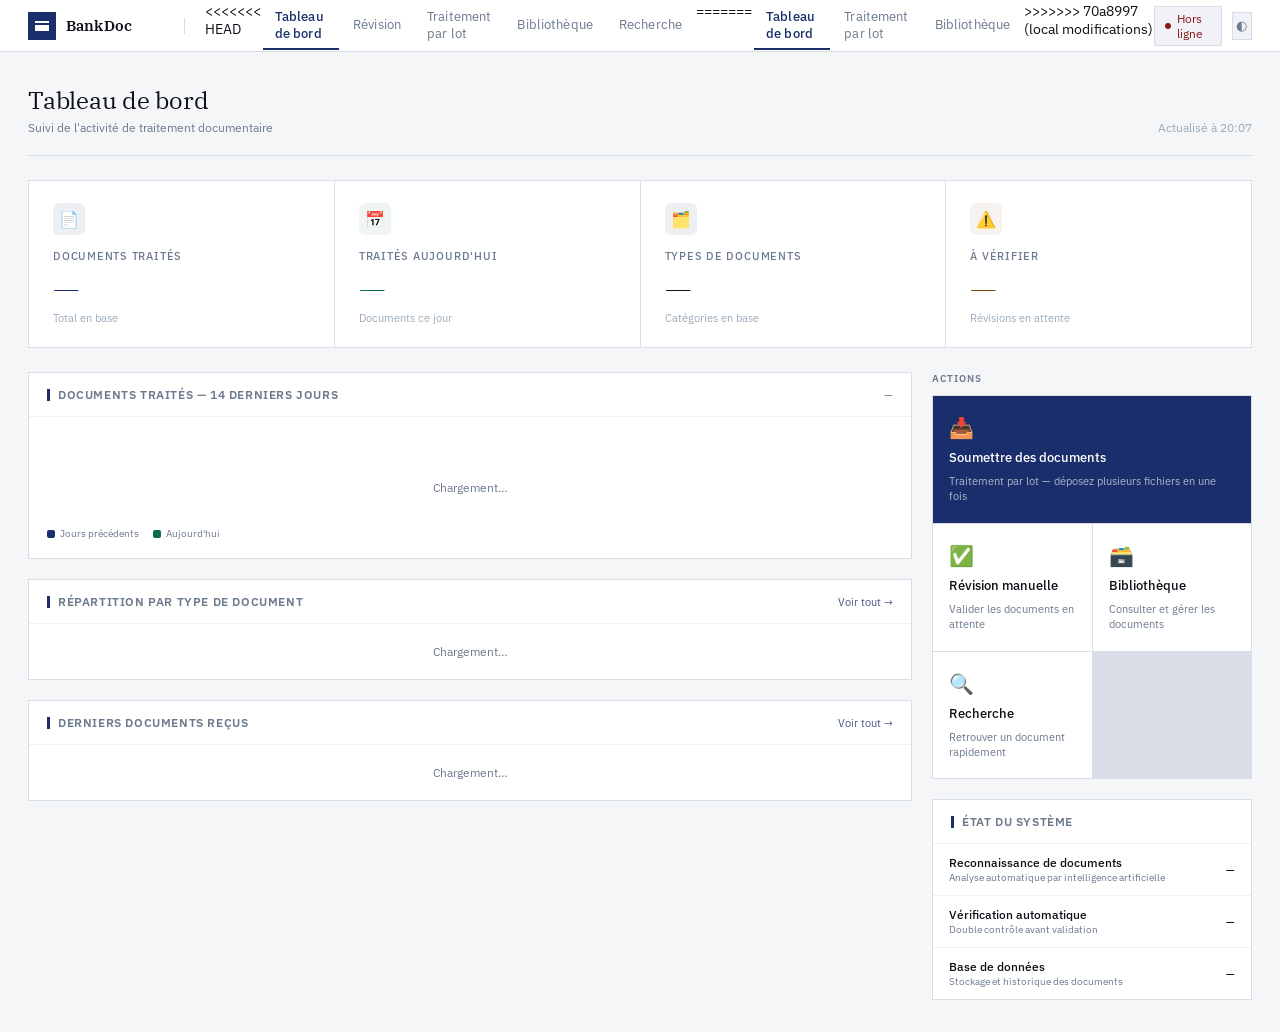
<file: templates/dashboard.html>
<!DOCTYPE html>
<html lang="fr" data-theme="light">
<head>
<meta charset="UTF-8"/>
<meta name="viewport" content="width=device-width, initial-scale=1.0"/>
<title>BankDoc — Tableau de bord</title>
<link href="https://fonts.googleapis.com/css2?family=IBM+Plex+Sans:wght@300;400;500;600&family=IBM+Plex+Mono:wght@400;500&family=IBM+Plex+Serif:wght@300;400;600&display=swap" rel="stylesheet"/>
<style>
:root {
  --bg:#F5F6F8;--surface:#FFFFFF;--surface2:#F0F2F7;--surface3:#E8EBF2;
  --brand:#1A2E6B;--brand2:#253D8A;--brand-light:rgba(26,46,107,0.08);--brand-border:rgba(26,46,107,0.2);
  --success:#0C6B4E;--success-bg:rgba(12,107,78,0.07);--success-border:rgba(12,107,78,0.18);
  --warning:#7A4500;--warning-bg:rgba(122,69,0,0.07);--warning-border:rgba(122,69,0,0.18);
  --danger:#8B1A1A;--danger-bg:rgba(139,26,26,0.07);--danger-border:rgba(139,26,26,0.18);
  --gold:#8B6914;--gold-bg:rgba(139,105,20,0.08);
  --text:#0D1117;--text2:#3D4A5C;--text3:#6B7A8D;--text4:#9AAAB8;
  --border:#D8DDE8;--border-subtle:#EDF0F7;
  --font:'IBM Plex Sans',sans-serif;--mono:'IBM Plex Mono',monospace;--serif:'IBM Plex Serif',serif;
}
[data-theme="dark"] {
  --bg:#0A0D14;--surface:#111520;--surface2:#171C2B;--surface3:#1D2336;
  --brand:#4A6ED4;--brand2:#5A80E0;--brand-light:rgba(74,110,212,0.12);--brand-border:rgba(74,110,212,0.25);
  --success:#1DB87A;--success-bg:rgba(29,184,122,0.08);--success-border:rgba(29,184,122,0.2);
  --warning:#D4870A;--warning-bg:rgba(212,135,10,0.08);--warning-border:rgba(212,135,10,0.2);
  --danger:#E05050;--danger-bg:rgba(224,80,80,0.08);--danger-border:rgba(224,80,80,0.2);
  --gold:#D4A830;--gold-bg:rgba(212,168,48,0.08);
  --text:#E4EAF4;--text2:#8A9BB8;--text3:#5A6B84;--text4:#384456;
  --border:#1E2840;--border-subtle:#141A28;
}
*{box-sizing:border-box;margin:0;padding:0}
html{font-size:14px;-webkit-font-smoothing:antialiased}
body{background:var(--bg);color:var(--text);font-family:var(--font);min-height:100vh;display:flex;flex-direction:column}
*{scrollbar-width:thin;scrollbar-color:var(--border) transparent}
::-webkit-scrollbar{width:6px;height:6px}::-webkit-scrollbar-thumb{background:var(--border);border-radius:3px}

/* NAV */
.nav{height:52px;background:var(--surface);border-bottom:1px solid var(--border);display:flex;align-items:center;padding:0 28px;position:sticky;top:0;z-index:100}
.nav-brand{display:flex;align-items:center;gap:10px;text-decoration:none;margin-right:32px}
.nav-logo{width:28px;height:28px;background:var(--brand);display:flex;align-items:center;justify-content:center}
.nav-logo svg{width:16px;height:16px;fill:#fff}
.nav-title{font-family:var(--serif);font-size:15px;font-weight:600;color:var(--text);letter-spacing:.01em}
.nav-sep{width:1px;height:16px;background:var(--border);margin:0 20px}
.nav-links{display:flex;gap:2px}
.nav-link{padding:6px 12px;font-size:13px;color:var(--text3);text-decoration:none;transition:color .15s;letter-spacing:.01em;border-bottom:2px solid transparent;display:flex;align-items:center;gap:6px}
.nav-link:hover{color:var(--text)}
.nav-link.active{color:var(--brand);border-bottom-color:var(--brand);font-weight:500}
.nav-right{margin-left:auto;display:flex;align-items:center;gap:10px}
.sys-badge{display:flex;align-items:center;gap:6px;font-size:12px;color:var(--text3);padding:4px 10px;border:1px solid var(--border);background:var(--surface2)}
.dot{width:6px;height:6px;border-radius:50%;flex-shrink:0}
.dot.ok{background:var(--success)}.dot.warn{background:var(--warning)}.dot.err{background:var(--danger)}.dot.pulse{animation:blink 2s ease-in-out infinite}
@keyframes blink{0%,100%{opacity:1}50%{opacity:.3}}
.theme-toggle{width:28px;height:28px;border:1px solid var(--border);background:var(--surface2);cursor:pointer;display:flex;align-items:center;justify-content:center;color:var(--text3);font-size:13px;transition:all .15s}
.theme-toggle:hover{color:var(--text);border-color:var(--brand)}

/* LAYOUT */
.page-wrap{flex:1;overflow-y:auto}
.page-content{max-width:1400px;margin:0 auto;padding:32px 28px;display:flex;flex-direction:column;gap:24px}

/* PAGE HEADER */
.page-header{display:flex;align-items:flex-end;justify-content:space-between;padding-bottom:20px;border-bottom:1px solid var(--border)}
.page-header-left h1{font-family:var(--serif);font-size:24px;font-weight:400;color:var(--text);letter-spacing:-.01em}
.page-header-left p{font-size:12px;color:var(--text3);margin-top:4px}
.page-header-meta{font-size:12px;color:var(--text4)}

/* KPI GRID */
.kpi-grid{display:grid;grid-template-columns:repeat(4,1fr);gap:1px;background:var(--border);border:1px solid var(--border)}
.kpi-card{background:var(--surface);padding:22px 24px;position:relative;overflow:hidden}
.kpi-card::after{content:"";position:absolute;bottom:0;left:0;right:0;height:2px;background:var(--brand);opacity:0;transition:opacity .2s}
.kpi-card:hover::after{opacity:1}
.kpi-icon{width:32px;height:32px;border-radius:6px;display:flex;align-items:center;justify-content:center;margin-bottom:14px;font-size:16px}
.kpi-icon.blue{background:var(--brand-light)}
.kpi-icon.green{background:var(--success-bg)}
.kpi-icon.orange{background:var(--warning-bg)}
.kpi-icon.red{background:var(--danger-bg)}
.kpi-label{font-size:11px;font-weight:500;color:var(--text3);margin-bottom:8px;text-transform:uppercase;letter-spacing:.07em}
.kpi-value{font-family:var(--serif);font-size:34px;font-weight:300;color:var(--text);line-height:1;margin-bottom:6px;letter-spacing:-.02em}
.kpi-value.blue{color:var(--brand)}.kpi-value.green{color:var(--success)}.kpi-value.orange{color:var(--warning)}.kpi-value.red{color:var(--danger)}
.kpi-sub{font-size:11px;color:var(--text4)}

/* MAIN GRID */
.main-grid{display:grid;grid-template-columns:1fr 320px;gap:20px;align-items:start}
.main-left{display:flex;flex-direction:column;gap:20px}

/* CARDS */
.card{background:var(--surface);border:1px solid var(--border)}
.card-header{display:flex;align-items:center;justify-content:space-between;padding:14px 18px;border-bottom:1px solid var(--border-subtle)}
.card-title{font-size:12px;font-weight:600;letter-spacing:.05em;text-transform:uppercase;color:var(--text3);display:flex;align-items:center;gap:8px}
.card-title::before{content:"";width:3px;height:12px;background:var(--brand)}
.card-link{font-size:11px;color:var(--brand);text-decoration:none;opacity:.8;transition:opacity .15s}
.card-link:hover{opacity:1}
.card-body{padding:18px}

/* ACTIVITY TABLE */
.doc-table{width:100%;border-collapse:collapse}
.doc-table tr{border-bottom:1px solid var(--border-subtle);transition:background .12s}
.doc-table tr:last-child{border-bottom:none}
.doc-table tr:hover{background:var(--surface2)}
.doc-table td{padding:10px 14px;font-size:12px;vertical-align:middle}
.doc-name{font-weight:500;color:var(--text);max-width:220px;overflow:hidden;text-overflow:ellipsis;white-space:nowrap}
.doc-type{color:var(--text2)}
.doc-date{color:var(--text4);font-size:11px;white-space:nowrap}
.status-pill{display:inline-flex;align-items:center;gap:5px;padding:3px 9px;border-radius:20px;font-size:10px;font-weight:500;white-space:nowrap}
.status-pill.ok{background:var(--success-bg);color:var(--success);border:1px solid var(--success-border)}
.status-pill.warn{background:var(--warning-bg);color:var(--warning);border:1px solid var(--warning-border)}
.status-pill.manual{background:var(--gold-bg);color:var(--gold);border:1px solid rgba(139,105,20,0.2)}
.status-pill::before{content:"";width:5px;height:5px;border-radius:50%;background:currentColor}

/* VOLUME TABLE */
.vol-table{width:100%;border-collapse:collapse}
.vol-table tr{border-bottom:1px solid var(--border-subtle)}
.vol-table tr:last-child{border-bottom:none}
.vol-table td{padding:11px 14px;font-size:12px}
.vol-name{font-weight:500;color:var(--text)}
.vol-bar-wrap{display:flex;align-items:center;gap:10px}
.vol-bar-bg{flex:1;height:4px;background:var(--surface3);border-radius:2px}
.vol-bar-fill{height:4px;background:var(--brand);border-radius:2px;transition:width .6s cubic-bezier(.4,0,.2,1)}
.vol-count{font-size:11px;color:var(--text3);text-align:right;min-width:32px}
.vol-pct{font-size:10px;color:var(--text4);min-width:32px;text-align:right}

/* DAILY CHART */
.daily-chart{padding:18px;display:flex;flex-direction:column;gap:12px}
.daily-bars{display:flex;align-items:flex-end;gap:4px;height:80px}
.daily-bar-wrap{flex:1;display:flex;flex-direction:column;align-items:center;gap:4px;height:100%}
.daily-bar-bg{flex:1;width:100%;background:var(--surface3);border-radius:2px 2px 0 0;display:flex;flex-direction:column;justify-content:flex-end;min-width:8px}
.daily-bar-fill{background:var(--brand);border-radius:2px 2px 0 0;transition:height .5s cubic-bezier(.4,0,.2,1);min-height:2px}
.daily-bar-fill.today{background:var(--success)}
.daily-label{font-size:9px;color:var(--text4);text-align:center;white-space:nowrap}
.daily-legend{display:flex;gap:14px;font-size:10px;color:var(--text3)}
.daily-legend span{display:flex;align-items:center;gap:5px}
.daily-legend span::before{content:"";width:8px;height:8px;border-radius:2px}
.daily-legend .l-past::before{background:var(--brand)}
.daily-legend .l-today::before{background:var(--success)}

/* ALERT BANNER */
.alert-banner{display:none;background:var(--warning-bg);border:1px solid var(--warning-border);border-left:3px solid var(--warning);padding:12px 16px;align-items:center;gap:14px}
.alert-banner.show{display:flex}
.alert-banner-text{flex:1;font-size:12px;color:var(--text2)}
.alert-banner-text strong{color:var(--warning);font-weight:600}
.alert-banner-link{font-size:11px;color:var(--warning);text-decoration:underline;white-space:nowrap}

/* ACTIONS */
.actions-grid{display:grid;grid-template-columns:1fr 1fr;gap:1px;background:var(--border);border:1px solid var(--border)}
.action-btn{background:var(--surface);padding:18px 16px;cursor:pointer;text-decoration:none;transition:background .15s;display:flex;flex-direction:column;gap:8px}
.action-btn:hover{background:var(--surface2)}
.action-btn.primary{background:var(--brand);grid-column:span 2}
.action-btn.primary:hover{background:var(--brand2)}
.action-icon{font-size:20px}
.action-label{font-size:13px;font-weight:500;color:var(--text)}
.action-btn.primary .action-label{color:#fff}
.action-sub{font-size:11px;color:var(--text3);line-height:1.4}
.action-btn.primary .action-sub{color:rgba(255,255,255,.65)}

/* SYSTEM STATUS - simple, business-friendly */
.sys-list{display:flex;flex-direction:column}
.sys-item{display:flex;align-items:center;justify-content:space-between;padding:11px 16px;border-bottom:1px solid var(--border-subtle)}
.sys-item:last-child{border-bottom:none}
.sys-name{font-size:12px;font-weight:500;color:var(--text)}
.sys-desc{font-size:10px;color:var(--text3);margin-top:1px}
.sys-state{font-size:11px;font-weight:500;display:flex;align-items:center;gap:5px}
.sys-state.ok{color:var(--success)}.sys-state.warn{color:var(--warning)}.sys-state.err{color:var(--danger)}

@media(max-width:1100px){.main-grid{grid-template-columns:1fr}}
@media(max-width:800px){.kpi-grid{grid-template-columns:repeat(2,1fr)}.nav-links{display:none}}
</style>
</head>
<body>

<nav class="nav">
  <a class="nav-brand" href="dashboard.html">
    <div class="nav-logo"><svg viewBox="0 0 16 16"><path d="M1 3h14v2H1zM1 7h14v6H1z"/></svg></div>
    <span class="nav-title">BankDoc</span>
  </a>
  <div class="nav-sep"></div>
  <div class="nav-links">
<<<<<<< HEAD
    <a class="nav-link active" href="dashboard.html">Tableau de bord</a>
    <a class="nav-link" href="review.html">Révision</a>
    <a class="nav-link" href="queue.html">Traitement par lot</a>
    <a class="nav-link" href="library.html">Bibliothèque</a>
    <a class="nav-link" href="smart_search.html">Recherche</a>
=======
    <a class="nav-link active" href="/dashboard">Tableau de bord</a>
    <a class="nav-link" href="/gedia/queue">Traitement par lot</a>
    <a class="nav-link" href="gedia/library">Bibliothèque</a>
>>>>>>> 70a8997 (local modifications)
  </div>
  <div class="nav-right">
    <div class="sys-badge"><span class="dot pulse" id="dot-sys"></span><span id="txt-sys">Système</span></div>
    <button class="theme-toggle" onclick="toggleTheme()">◐</button>
  </div>
</nav>

<div class="page-wrap">
<div class="page-content">

  <div class="page-header">
    <div class="page-header-left">
      <h1>Tableau de bord</h1>
      <p>Suivi de l'activité de traitement documentaire</p>
    </div>
    <div class="page-header-meta" id="last-refresh">—</div>
  </div>

  <!-- ALERTE RÉVISIONS -->
  <div class="alert-banner" id="alert-banner">
    <div class="alert-banner-text"><strong id="alert-count">—</strong> document(s) nécessitent une vérification manuelle.</div>
    <a class="alert-banner-link" href="review.html">Traiter maintenant →</a>
  </div>

  <!-- KPIs -->
  <div class="kpi-grid">
    <div class="kpi-card">
      <div class="kpi-icon blue">📄</div>
      <div class="kpi-label">Documents traités</div>
      <div class="kpi-value blue" id="kpi-total">—</div>
      <div class="kpi-sub">Total en base</div>
    </div>
    <div class="kpi-card">
      <div class="kpi-icon green">📅</div>
      <div class="kpi-label">Traités aujourd'hui</div>
      <div class="kpi-value green" id="kpi-today">—</div>
      <div class="kpi-sub" id="kpi-today-sub">Documents ce jour</div>
    </div>
    <div class="kpi-card">
      <div class="kpi-icon blue">🗂️</div>
      <div class="kpi-label">Types de documents</div>
      <div class="kpi-value" id="kpi-types">—</div>
      <div class="kpi-sub">Catégories en base</div>
    </div>
    <a class="kpi-card" href="review.html" style="text-decoration:none;display:block;cursor:pointer">
      <div class="kpi-icon orange">⚠️</div>
      <div class="kpi-label">À vérifier</div>
      <div class="kpi-value orange" id="kpi-manual">—</div>
      <div class="kpi-sub" id="kpi-manual-sub">Révisions en attente</div>
    </a>
  </div>

  <div class="main-grid">
    <div class="main-left">

      <!-- ACTIVITÉ PAR JOUR (14 jours) -->
      <div class="card">
        <div class="card-header">
          <span class="card-title">Documents traités — 14 derniers jours</span>
          <span id="daily-avg" style="font-size:11px;color:var(--text3)">—</span>
        </div>
        <div class="daily-chart">
          <div class="daily-bars" id="daily-bars">
            <div style="font-size:12px;color:var(--text3);padding:20px;text-align:center;width:100%">Chargement…</div>
          </div>
          <div class="daily-legend">
            <span class="l-past">Jours précédents</span>
            <span class="l-today">Aujourd'hui</span>
          </div>
        </div>
      </div>

      <!-- RÉPARTITION PAR TYPE -->
      <div class="card">
        <div class="card-header">
          <span class="card-title">Répartition par type de document</span>
          <a class="card-link" href="library.html">Voir tout →</a>
        </div>
        <table class="vol-table" id="vol-table">
          <tbody><tr><td colspan="4" style="color:var(--text3);font-size:12px;padding:20px;text-align:center">Chargement…</td></tr></tbody>
        </table>
      </div>

      <!-- DERNIERS DOCUMENTS -->
      <div class="card">
        <div class="card-header">
          <span class="card-title">Derniers documents reçus</span>
          <a class="card-link" href="library.html">Voir tout →</a>
        </div>
        <table class="doc-table" id="doc-table">
          <tbody><tr><td colspan="4" style="color:var(--text3);font-size:12px;padding:20px;text-align:center">Chargement…</td></tr></tbody>
        </table>
      </div>

    </div>

    <div style="display:flex;flex-direction:column;gap:20px">

      <!-- ACTIONS -->
      <div>
        <div style="font-size:10px;font-weight:600;letter-spacing:.1em;text-transform:uppercase;color:var(--text3);margin-bottom:10px">Actions</div>
        <div class="actions-grid">
          <a class="action-btn primary" href="queue.html">
            <div class="action-icon">📥</div>
            <div class="action-label">Soumettre des documents</div>
            <div class="action-sub">Traitement par lot — déposez plusieurs fichiers en une fois</div>
          </a>
          <a class="action-btn" href="review.html" id="action-review">
            <div class="action-icon">✅</div>
            <div class="action-label">Révision manuelle</div>
            <div class="action-sub" id="action-review-sub">Valider les documents en attente</div>
          </a>
          <a class="action-btn" href="library.html">
            <div class="action-icon">🗃️</div>
            <div class="action-label">Bibliothèque</div>
            <div class="action-sub">Consulter et gérer les documents</div>
          </a>
          <a class="action-btn" href="smart_search.html">
            <div class="action-icon">🔍</div>
            <div class="action-label">Recherche</div>
            <div class="action-sub">Retrouver un document rapidement</div>
          </a>
        </div>
      </div>

      <!-- ÉTAT DU SYSTÈME (simplifié, métier) -->
      <div class="card">
        <div class="card-header"><span class="card-title">État du système</span></div>
        <div class="sys-list">
          <div class="sys-item">
            <div>
              <div class="sys-name">Reconnaissance de documents</div>
              <div class="sys-desc">Analyse automatique par intelligence artificielle</div>
            </div>
            <div class="sys-state" id="sys-ia">—</div>
          </div>
          <div class="sys-item">
            <div>
              <div class="sys-name">Vérification automatique</div>
              <div class="sys-desc">Double contrôle avant validation</div>
            </div>
            <div class="sys-state" id="sys-verif">—</div>
          </div>
          <div class="sys-item">
            <div>
              <div class="sys-name">Base de données</div>
              <div class="sys-desc">Stockage et historique des documents</div>
            </div>
            <div class="sys-state" id="sys-db">—</div>
          </div>
        </div>
      </div>

    </div>
  </div>

</div>
</div>

<script>
const API = 'http://localhost:5000';
const TYPE_LABELS = {
  rib:"RIB", cheque:"Chèque", tableau_amortissement:"Tableau d'amortissement",
  acte_naissance:"Acte de naissance", acte_heredite:"Acte d'hérédité",
  assurance:"Assurance", attestation_solde:"Attestation de solde",
  carte_identite:"Carte d'Identité", cin:"Carte d'Identité Nationale",
  lettre_de_change:"Lettre de change", certificat_medical:"Certificat médical",
  contrat_garantie:"Contrat de garantie", bon_a_ordre:"Bon à ordre"
};

function toggleTheme(){const h=document.documentElement,d=h.getAttribute('data-theme')==='dark';h.setAttribute('data-theme',d?'light':'dark');localStorage.setItem('theme',d?'light':'dark');}
(()=>{document.documentElement.setAttribute('data-theme',localStorage.getItem('theme')||'light');})();
function fmtN(n){return new Intl.NumberFormat('fr-FR').format(n);}
function fmtDate(iso){if(!iso)return'—';const d=new Date(iso);return d.toLocaleDateString('fr-FR',{day:'2-digit',month:'short'})+' '+d.toLocaleTimeString('fr-FR',{hour:'2-digit',minute:'2-digit'});}
function fmtDay(iso){if(!iso)return'—';const d=new Date(iso);const days=['Dim','Lun','Mar','Mer','Jeu','Ven','Sam'];return days[d.getDay()]+'<br>'+d.getDate();}
function esc(s){return String(s||'').replace(/&/g,'&amp;').replace(/</g,'&lt;').replace(/>/g,'&gt;');}
function isToday(iso){if(!iso)return false;const d=new Date(iso),t=new Date();return d.getFullYear()===t.getFullYear()&&d.getMonth()===t.getMonth()&&d.getDate()===t.getDate();}

async function loadStatus(){
  try{
    const r=await fetch(`${API}/status`,{signal:AbortSignal.timeout(5000)});
    const d=await r.json();
    const iaOk=d.qwen||d.ollama;
    const dot=document.getElementById('dot-sys');
    const txt=document.getElementById('txt-sys');
    if(iaOk&&d.mongodb){dot.className='dot ok';txt.textContent='Système opérationnel';}
    else if(d.mongodb){dot.className='dot warn';txt.textContent='Système partiel';}
    else{dot.className='dot err';txt.textContent='Système dégradé';}
    txt.style.color=iaOk&&d.mongodb?'var(--success)':!d.mongodb?'var(--danger)':'var(--warning)';

    const setS=(id,ok,label)=>{const el=document.getElementById(id);if(!el)return;el.className=`sys-state ${ok?'ok':'err'}`;el.innerHTML=`<span class="dot ${ok?'ok':'err'}"></span>${label}`;};
    setS('sys-ia',iaOk,iaOk?'Opérationnel':'Hors ligne');
    setS('sys-verif',d.ollama,d.ollama?'Opérationnel':'Hors ligne');
    setS('sys-db',d.mongodb,d.mongodb?'Opérationnel':'Hors ligne');
  }catch{
    document.getElementById('dot-sys').className='dot err';
    document.getElementById('txt-sys').textContent='Hors ligne';
    document.getElementById('txt-sys').style.color='var(--danger)';
  }
}

async function loadStats(){
  try{
    const r=await fetch(`${API}/documents/stats`);
    const d=await r.json();
    const stats=d.stats||[];const total=d.total||0;
    document.getElementById('kpi-total').textContent=fmtN(total);
    document.getElementById('kpi-types').textContent=stats.length;
    const max=stats[0]?.count||1;
    document.getElementById('vol-table').innerHTML=`<tbody>${stats.map(s=>`<tr>
      <td class="vol-name">${esc(TYPE_LABELS[s.category]||s.category)}</td>
      <td><div class="vol-bar-wrap"><div class="vol-bar-bg"><div class="vol-bar-fill" style="width:${(s.count/max*100).toFixed(0)}%"></div></div></div></td>
      <td class="vol-count">${fmtN(s.count)}</td>
      <td class="vol-pct">${total?(s.count/total*100).toFixed(0)+'%':'—'}</td>
    </tr>`).join('')}</tbody>`;
  }catch(e){console.error(e);}
}

async function loadRecent(){
  try{
    const r=await fetch(`${API}/documents?page=1&per_page=50&sort=date_desc`);
    const d=await r.json();const docs=d.documents||[];

    // Documents aujourd'hui
    const todayDocs=docs.filter(doc=>isToday(doc.uploaded_at));
    document.getElementById('kpi-today').textContent=fmtN(todayDocs.length);
    document.getElementById('kpi-today-sub').textContent=todayDocs.length>0?`dont ${todayDocs.filter(x=>!x.needs_manual).length} validés automatiquement`:'Aucun document reçu';

    // Révisions
    const manual=docs.filter(doc=>doc.needs_manual&&!doc.corrected).length;
    document.getElementById('kpi-manual').textContent=fmtN(manual);
    document.getElementById('kpi-manual-sub').textContent=manual?`Cliquer pour traiter les ${manual} document${manual>1?'s':''}`:'Aucune révision en attente';
    const banner=document.getElementById('alert-banner');
    if(manual>0){banner.classList.add('show');document.getElementById('alert-count').textContent=manual;}
    // Update action button
    const reviewSub=document.getElementById('action-review-sub');
    const reviewBtn=document.getElementById('action-review');
    if(reviewSub&&reviewBtn){
      if(manual>0){reviewSub.textContent=`${manual} document${manual>1?'s':''} en attente de validation`;reviewBtn.style.borderColor='var(--warning-border)';reviewBtn.style.background='var(--warning-bg)';}
      else{reviewSub.textContent='Aucun document en attente';}
    }

    // Tableau des derniers docs (les 8 plus récents)
    document.getElementById('doc-table').innerHTML=`<tbody>${docs.slice(0,8).map(doc=>{
      const st=doc.needs_manual&&!doc.corrected?'manual':doc.corrected?'ok':'ok';
      const stLabel=doc.needs_manual&&!doc.corrected?'À vérifier':doc.corrected?'Corrigé':'Traité';
      return`<tr>
        <td class="doc-name" title="${esc(doc.original_filename)}">${esc(doc.original_filename)}</td>
        <td class="doc-type">${esc(TYPE_LABELS[doc.prediction]||doc.prediction)}</td>
        <td><span class="status-pill ${st}">${stLabel}</span></td>
        <td class="doc-date">${fmtDate(doc.uploaded_at)}</td>
      </tr>`;
    }).join('')}</tbody>`;

    // Graphique 14 jours
    buildDailyChart(docs);
  }catch{}
}

function buildDailyChart(docs){
  const days=14;
  const buckets={};
  const now=new Date();
  for(let i=days-1;i>=0;i--){
    const d=new Date(now);d.setDate(d.getDate()-i);
    const key=d.toISOString().slice(0,10);
    buckets[key]=0;
  }
  docs.forEach(doc=>{
    if(!doc.uploaded_at)return;
    const key=doc.uploaded_at.slice(0,10);
    if(key in buckets)buckets[key]++;
  });
  const keys=Object.keys(buckets);
  const vals=keys.map(k=>buckets[k]);
  const maxVal=Math.max(...vals,1);
  const todayKey=now.toISOString().slice(0,10);
  const totalLast14=vals.reduce((a,b)=>a+b,0);
  const avgPerDay=(totalLast14/days).toFixed(1);
  document.getElementById('daily-avg').textContent=`Moy. : ${avgPerDay} doc/jour`;

  document.getElementById('daily-bars').innerHTML=keys.map((k,i)=>{
    const v=vals[i];const pct=Math.round(v/maxVal*100);const isT=(k===todayKey);
    const d=new Date(k);const days2=['Dim','Lun','Mar','Mer','Jeu','Ven','Sam'];
    const label=isT?'Auj.':days2[d.getDay()]+' '+d.getDate();
    return`<div class="daily-bar-wrap" title="${v} document${v!==1?'s':''} le ${k}">
      <div class="daily-bar-bg">
        <div class="daily-bar-fill ${isT?'today':''}" style="height:${Math.max(pct,2)}%"></div>
      </div>
      <div class="daily-label">${label}</div>
    </div>`;
  }).join('');

  // KPI aujourd'hui depuis les données récentes (premier appel peut arriver avant loadRecent complet)
  const todayCount=buckets[todayKey]||0;
  if(document.getElementById('kpi-today').textContent==='—'){
    document.getElementById('kpi-today').textContent=fmtN(todayCount);
  }
}

async function init(){
  document.getElementById('last-refresh').textContent='Actualisé à '+new Date().toLocaleTimeString('fr-FR',{hour:'2-digit',minute:'2-digit'});
  await Promise.all([loadStatus(),loadStats(),loadRecent()]);
}
init();
setInterval(loadStatus,20000);
setInterval(()=>{loadStats();loadRecent();document.getElementById('last-refresh').textContent='Actualisé à '+new Date().toLocaleTimeString('fr-FR',{hour:'2-digit',minute:'2-digit'});},60000);
</script>
</body>
</html>
</file>
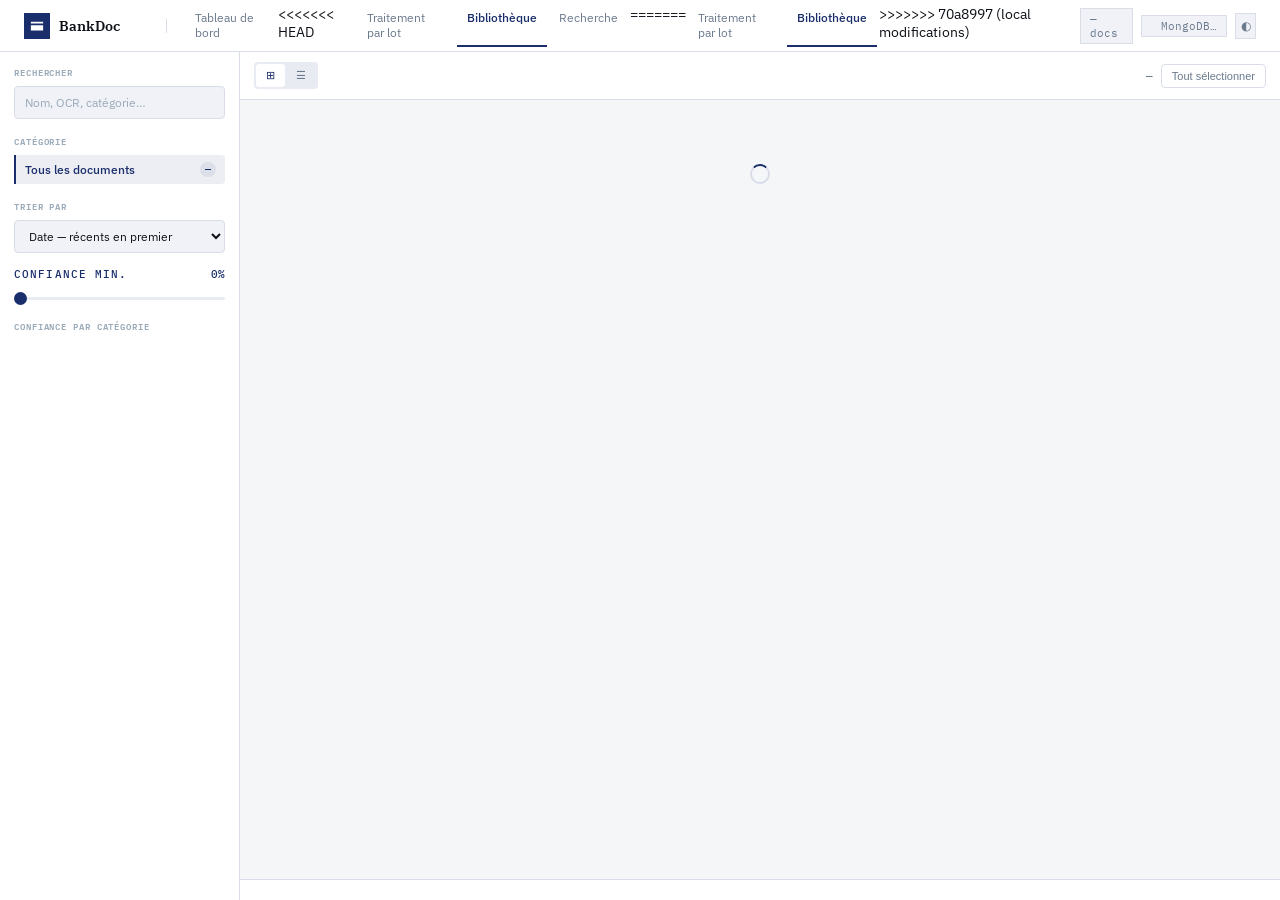
<file: templates/library.html>
<!DOCTYPE html>
<html lang="fr" data-theme="light">
<head>
<meta charset="UTF-8"/>
<meta name="viewport" content="width=device-width, initial-scale=1.0"/>
<title>BankDoc — Bibliothèque</title>
<link href="https://fonts.googleapis.com/css2?family=IBM+Plex+Sans:wght@300;400;500;600&family=IBM+Plex+Mono:wght@400;500&family=IBM+Plex+Serif:wght@300;400;600&display=swap" rel="stylesheet"/>
<style>
:root{
  --bg:#F5F6F8;--surface:#FFFFFF;--surface2:#F0F2F7;--surface3:#E8EBF2;
  --brand:#1A2E6B;--brand2:#253D8A;--brand-light:rgba(26,46,107,0.08);--brand-border:rgba(26,46,107,0.2);
  --success:#0C6B4E;--success-bg:rgba(12,107,78,0.07);--success-border:rgba(12,107,78,0.18);
  --warning:#7A4500;--warning-bg:rgba(122,69,0,0.07);--warning-border:rgba(122,69,0,0.18);
  --danger:#8B1A1A;--danger-bg:rgba(139,26,26,0.07);--danger-border:rgba(139,26,26,0.18);
  --purple:#3D1F7A;--purple-bg:rgba(61,31,122,0.07);--purple-border:rgba(61,31,122,0.18);
  --text:#0D1117;--text2:#3D4A5C;--text3:#6B7A8D;--text4:#9AAAB8;
  --border:#D8DDE8;--border-subtle:#EDF0F7;
  --font:'IBM Plex Sans',sans-serif;--mono:'IBM Plex Mono',monospace;--serif:'IBM Plex Serif',serif;
}
[data-theme="dark"]{
  --bg:#0A0D14;--surface:#111520;--surface2:#171C2B;--surface3:#1D2336;
  --brand:#4A6ED4;--brand2:#5A80E0;--brand-light:rgba(74,110,212,0.12);--brand-border:rgba(74,110,212,0.25);
  --success:#1DB87A;--success-bg:rgba(29,184,122,0.08);--success-border:rgba(29,184,122,0.2);
  --warning:#D4870A;--warning-bg:rgba(212,135,10,0.08);--warning-border:rgba(212,135,10,0.2);
  --danger:#E05050;--danger-bg:rgba(224,80,80,0.08);--danger-border:rgba(224,80,80,0.2);
  --purple:#8B6BD4;--purple-bg:rgba(139,107,212,0.08);--purple-border:rgba(139,107,212,0.2);
  --text:#E4EAF4;--text2:#8A9BB8;--text3:#5A6B84;--text4:#384456;
  --border:#1E2840;--border-subtle:#141A28;
}
*{box-sizing:border-box;margin:0;padding:0}
html{font-size:14px;-webkit-font-smoothing:antialiased}
body{background:var(--bg);color:var(--text);font-family:var(--font);height:100vh;display:flex;flex-direction:column;overflow:hidden}
*{scrollbar-width:thin;scrollbar-color:var(--border) transparent}
::-webkit-scrollbar{width:5px;height:5px}::-webkit-scrollbar-thumb{background:var(--border);border-radius:3px}

/* ── NAV ── */
.nav{height:52px;background:var(--surface);border-bottom:1px solid var(--border);display:flex;align-items:center;padding:0 24px;flex-shrink:0;gap:0}
.nav-brand{display:flex;align-items:center;gap:9px;text-decoration:none;margin-right:28px}
.nav-logo{width:26px;height:26px;background:var(--brand);display:flex;align-items:center;justify-content:center}
.nav-logo svg{width:14px;height:14px;fill:#fff}
.nav-title{font-family:var(--serif);font-size:14px;font-weight:600;color:var(--text)}
.nav-sep{width:1px;height:14px;background:var(--border);margin:0 18px}
.nav-links{display:flex;gap:2px}
.nav-link{padding:5px 10px;font-size:12px;color:var(--text3);text-decoration:none;border-bottom:2px solid transparent;transition:color .15s}
.nav-link:hover{color:var(--text)}
.nav-link.active{color:var(--brand);border-bottom-color:var(--brand);font-weight:500}
.nav-right{margin-left:auto;display:flex;align-items:center;gap:8px}
.status-chip{display:flex;align-items:center;gap:5px;font-family:var(--mono);font-size:11px;color:var(--text3);padding:3px 9px;border:1px solid var(--border);background:var(--surface2)}
.dot{width:5px;height:5px;border-radius:50%}
.dot.ok{background:var(--success)}.dot.err{background:var(--danger)}.dot.pulse{animation:blink 2s ease-in-out infinite}
@keyframes blink{0%,100%{opacity:1}50%{opacity:.3}}
.theme-toggle{width:26px;height:26px;border:1px solid var(--border);background:var(--surface2);cursor:pointer;display:flex;align-items:center;justify-content:center;color:var(--text3);font-size:12px}

/* ── LAYOUT ── */
.workspace{flex:1;display:grid;grid-template-columns:240px 1fr;overflow:hidden;min-height:0}

/* ── SIDEBAR ── */
.sidebar{background:var(--surface);border-right:1px solid var(--border);display:flex;flex-direction:column;overflow:hidden}
.sidebar-inner{flex:1;overflow-y:auto;padding:12px 14px;display:flex;flex-direction:column;gap:14px}
.sb-label{font-family:var(--mono);font-size:9px;font-weight:600;letter-spacing:.1em;text-transform:uppercase;color:var(--text4);margin-bottom:6px;display:block}
.search-wrap{position:relative}
.search-wrap input{width:100%;padding:8px 28px 8px 10px;background:var(--surface2);border:1px solid var(--border);color:var(--text);font-family:var(--font);font-size:12px;outline:none;transition:border-color .15s;border-radius:4px}
.search-wrap input:focus{border-color:var(--brand)}
.search-wrap input::placeholder{color:var(--text4)}
.s-clear{position:absolute;right:7px;top:50%;transform:translateY(-50%);background:none;border:none;color:var(--text4);cursor:pointer;font-size:13px;display:none;line-height:1}
.cat-list{display:flex;flex-direction:column;gap:1px}
.cat-item{display:flex;align-items:center;justify-content:space-between;padding:7px 9px;cursor:pointer;border-left:2px solid transparent;border-radius:0 4px 4px 0;transition:all .12s}
.cat-item:hover{background:var(--surface2)}
.cat-item.active{background:var(--brand-light);border-left-color:var(--brand)}
.cat-name{font-size:12px;color:var(--text2);font-weight:500}
.cat-item.active .cat-name{color:var(--brand)}
.cat-cnt{font-family:var(--mono);font-size:10px;color:var(--text4);background:var(--surface3);padding:1px 5px;border-radius:8px}
.cat-item.active .cat-cnt{background:var(--brand-light);color:var(--brand)}
.sort-select{width:100%;padding:7px 10px;background:var(--surface2);border:1px solid var(--border);border-radius:4px;color:var(--text);font-family:var(--font);font-size:12px;outline:none;cursor:pointer}
.range-label{display:flex;justify-content:space-between;margin-bottom:5px}
.range-label span{font-family:var(--mono);font-size:11px;color:var(--brand);font-weight:500}
input[type=range]{-webkit-appearance:none;width:100%;height:3px;background:var(--surface3);border-radius:2px;outline:none}
input[type=range]::-webkit-slider-thumb{-webkit-appearance:none;width:13px;height:13px;background:var(--brand);border-radius:50%;cursor:pointer}
.stats-list{display:flex;flex-direction:column;gap:1px}
.stat-row{display:flex;justify-content:space-between;align-items:center;padding:7px 9px;cursor:pointer;border-left:2px solid transparent;border-radius:0 4px 4px 0;transition:all .12s}
.stat-row:hover{background:var(--surface2);border-left-color:var(--brand)}
.stat-row-name{font-size:11px;color:var(--text2)}
.stat-row-conf{font-family:var(--mono);font-size:11px;font-weight:500}
.conf-hi{color:var(--success)}.conf-mid{color:var(--warning)}.conf-lo{color:var(--danger)}
.manual-badge{display:flex;align-items:center;justify-content:space-between;padding:8px 10px;background:var(--warning-bg);border:1px solid var(--warning-border);border-radius:4px;cursor:pointer;transition:opacity .15s}
.manual-badge:hover{opacity:.8}
.manual-badge-left{font-size:12px;font-weight:500;color:var(--warning)}
.manual-badge-cnt{font-family:var(--mono);font-size:13px;font-weight:600;color:var(--warning)}

/* ── CENTER ── */
.center{display:flex;flex-direction:column;overflow:hidden}
.toolbar{padding:10px 14px;border-bottom:1px solid var(--border);background:var(--surface);display:flex;align-items:center;gap:8px;flex-shrink:0}
.view-btns{display:flex;gap:1px;background:var(--surface3);padding:2px;border-radius:4px}
.vb{padding:5px 10px;background:none;border:none;color:var(--text3);font-size:11px;cursor:pointer;border-radius:3px;transition:all .12s}
.vb.active{background:var(--surface);color:var(--brand)}
.toolbar-info{font-family:var(--mono);font-size:11px;color:var(--text3);margin-left:auto}
.sel-btn{padding:5px 10px;background:none;border:1px solid var(--border);border-radius:4px;color:var(--text3);font-size:11px;cursor:pointer}
.sel-btn:hover{border-color:var(--brand);color:var(--brand)}
.batch-bar{display:none;align-items:center;gap:8px;padding:7px 14px;background:var(--brand-light);border-bottom:1px solid var(--brand-border)}
.batch-bar.show{display:flex}
.batch-cnt{font-family:var(--mono);font-size:11px;font-weight:500;color:var(--brand)}
.batch-btn{padding:5px 12px;font-size:11px;cursor:pointer;border:1px solid var(--border);border-radius:4px;background:var(--surface);color:var(--text2);font-family:var(--mono)}
.batch-btn:hover{border-color:var(--brand-border);color:var(--brand)}
.batch-btn.danger:hover{border-color:var(--danger-border);color:var(--danger);background:var(--danger-bg)}
.batch-dismiss{background:none;border:none;color:var(--text3);cursor:pointer;margin-left:auto;font-size:16px}

/* ── GRID ── */
.doc-grid{flex:1;overflow-y:auto;padding:14px;display:grid;grid-template-columns:repeat(auto-fill,minmax(160px,1fr));gap:8px;align-content:start}
.doc-grid.list-view{grid-template-columns:1fr;gap:4px}
.doc-card{background:var(--surface);border:1px solid var(--border);border-radius:6px;cursor:pointer;transition:all .15s;position:relative;overflow:hidden}
.doc-card:hover{border-color:var(--brand-border);box-shadow:0 2px 12px rgba(26,46,107,.1)}
.doc-card.selected{border-color:var(--brand);background:var(--brand-light)}
.doc-thumb{height:90px;background:var(--surface3);display:flex;align-items:center;justify-content:center;border-bottom:1px solid var(--border-subtle);position:relative;overflow:hidden}
.doc-thumb img{width:100%;height:100%;object-fit:cover;opacity:.85}
.doc-thumb-icon{width:36px;height:36px;background:var(--surface);border:1px solid var(--border);border-radius:6px;display:flex;align-items:center;justify-content:center}
.doc-thumb-icon svg{width:18px;height:18px;stroke:var(--text3);fill:none;stroke-width:1.5}
.doc-type-tag{position:absolute;bottom:5px;left:5px;font-family:var(--mono);font-size:9px;padding:2px 6px;background:rgba(255,255,255,.92);border:1px solid var(--border);border-radius:3px;color:var(--text2)}
[data-theme="dark"] .doc-type-tag{background:rgba(17,21,32,.92)}
.doc-sel{position:absolute;top:6px;right:6px;width:16px;height:16px;background:var(--surface);border:1px solid var(--border);border-radius:4px;display:flex;align-items:center;justify-content:center;cursor:pointer}
.doc-sel.on{background:var(--brand);border-color:var(--brand)}
.doc-sel.on::after{content:"✓";color:#fff;font-size:9px;font-weight:700}
.doc-needs-manual{position:absolute;top:6px;left:6px;width:16px;height:16px;background:var(--warning);border-radius:50%;display:flex;align-items:center;justify-content:center;font-size:9px;color:#fff}
.doc-info{padding:8px 10px}
.doc-name{font-size:11px;font-weight:500;white-space:nowrap;overflow:hidden;text-overflow:ellipsis;margin-bottom:5px;color:var(--text)}
.doc-meta{display:flex;align-items:center;gap:5px}
.conf-tag{font-family:var(--mono);font-size:9px;font-weight:500;padding:2px 6px;border:1px solid;border-radius:3px}
.conf-tag.hi{background:var(--success-bg);color:var(--success);border-color:var(--success-border)}
.conf-tag.mid{background:var(--warning-bg);color:var(--warning);border-color:var(--warning-border)}
.conf-tag.lo{background:var(--danger-bg);color:var(--danger);border-color:var(--danger-border)}
.doc-date{font-family:var(--mono);font-size:9px;color:var(--text4)}
.doc-grid.list-view .doc-card{display:flex;align-items:center;border-radius:4px}
.doc-grid.list-view .doc-thumb{width:52px;height:44px;flex-shrink:0;border-bottom:none;border-right:1px solid var(--border-subtle);border-radius:4px 0 0 4px}
.doc-grid.list-view .doc-info{display:flex;align-items:center;gap:12px;flex:1;padding:0 12px}
.doc-grid.list-view .doc-name{flex:1;margin:0;font-size:12px}
.doc-grid.list-view .doc-type-tag{display:none}
.doc-grid.list-view .doc-needs-manual{position:static;margin-right:2px}
.pager{padding:10px 14px;border-top:1px solid var(--border);background:var(--surface);display:flex;align-items:center;gap:3px;justify-content:center;flex-shrink:0}
.pg{padding:5px 10px;font-family:var(--mono);font-size:11px;cursor:pointer;background:var(--surface2);border:1px solid var(--border);border-radius:4px;color:var(--text2)}
.pg:hover:not(:disabled){border-color:var(--brand-border);color:var(--brand)}
.pg:disabled{opacity:.35;cursor:not-allowed}
.pg.active{background:var(--brand-light);border-color:var(--brand-border);color:var(--brand);font-weight:500}
.pg-dots{font-family:var(--mono);font-size:11px;color:var(--text3);padding:0 3px}
.grid-empty{display:flex;flex-direction:column;align-items:center;justify-content:center;gap:10px;padding:50px;grid-column:1/-1;color:var(--text3)}
.spin{width:20px;height:20px;border:2px solid var(--border);border-top-color:var(--brand);border-radius:50%;animation:spin .7s linear infinite}
@keyframes spin{to{transform:rotate(360deg)}}

/* ════════ MODAL ════════ */
.modal-overlay{position:fixed;inset:0;z-index:500;background:rgba(13,17,23,.55);backdrop-filter:blur(4px);display:flex;align-items:center;justify-content:center;opacity:0;pointer-events:none;transition:opacity .2s;padding:20px}
.modal-overlay.open{opacity:1;pointer-events:all}
.modal{background:var(--surface);border:1px solid var(--border);border-radius:10px;width:100%;max-width:960px;max-height:calc(100vh - 40px);display:flex;flex-direction:column;transform:translateY(12px) scale(.98);transition:transform .2s;overflow:hidden}
.modal-overlay.open .modal{transform:none}
.modal-header{display:flex;align-items:center;gap:10px;padding:14px 18px;border-bottom:1px solid var(--border);flex-shrink:0;background:var(--surface2)}
.modal-title{font-size:13px;font-weight:500;flex:1;white-space:nowrap;overflow:hidden;text-overflow:ellipsis}
.modal-close{background:none;border:none;color:var(--text3);cursor:pointer;font-size:20px;padding:2px 6px;border-radius:4px;line-height:1;transition:color .15s}
.modal-close:hover{color:var(--text);background:var(--surface3)}
.modal-body{flex:1;overflow-y:auto;display:grid;grid-template-columns:300px 1fr;min-height:0}
.modal-left{border-right:1px solid var(--border);overflow-y:auto;display:flex;flex-direction:column}
.modal-right{overflow-y:auto;padding:18px;display:flex;flex-direction:column;gap:16px}

/* Preview */
.preview-box{padding:14px;border-bottom:1px solid var(--border-subtle);background:var(--surface3)}
.preview-img{background:var(--surface);border:1px solid var(--border);border-radius:6px;display:flex;align-items:center;justify-content:center;min-height:180px;max-height:240px;overflow:hidden}
.preview-img img{max-width:100%;max-height:220px;object-fit:contain;border-radius:6px}
.preview-meta{display:flex;gap:10px;margin-top:8px;font-family:var(--mono);font-size:10px;color:var(--text3)}

/* Modal sections */
.ms{border-bottom:1px solid var(--border-subtle);padding:14px 16px}
.ms:last-child{border-bottom:none}
.ms-label{font-family:var(--mono);font-size:9px;font-weight:600;letter-spacing:.1em;text-transform:uppercase;color:var(--text3);margin-bottom:10px;display:flex;align-items:center;gap:6px}
.ms-label::before{content:"";width:2px;height:9px;background:var(--brand);flex-shrink:0}

/* Classification */
.class-row{display:flex;align-items:flex-start;justify-content:space-between;margin-bottom:10px}
.class-name{font-family:var(--serif);font-size:18px;font-weight:400;color:var(--text)}
.path-badge{font-family:var(--mono);font-size:9px;padding:3px 8px;border:1px solid var(--border);border-radius:3px;color:var(--text3);white-space:nowrap}
.conf-bar-wrap{display:flex;flex-direction:column;gap:4px}
.conf-bar-labels{display:flex;justify-content:space-between;font-size:11px}
.conf-bar-bg{height:4px;background:var(--surface3);border-radius:2px}
.conf-bar-fill{height:4px;border-radius:2px;transition:width .6s}
.conf-bar-fill.hi{background:var(--success)}.conf-bar-fill.mid{background:var(--warning)}.conf-bar-fill.lo{background:var(--danger)}
.verdict-tag{display:inline-flex;align-items:center;gap:5px;font-family:var(--mono);font-size:10px;padding:4px 8px;border:1px solid;border-radius:3px;margin-top:8px}
.verdict-tag.ok{background:var(--success-bg);color:var(--success);border-color:var(--success-border)}
.verdict-tag.warn{background:var(--warning-bg);color:var(--warning);border-color:var(--warning-border)}

/* ── AGENTS section (remplace ancienne LLM section) ── */
.agent-pipeline{display:flex;flex-direction:column;gap:6px}
.agent-row{display:flex;align-items:center;justify-content:space-between;padding:9px 11px;border:1px solid var(--border);border-radius:5px;background:var(--surface2)}
.agent-left{display:flex;align-items:center;gap:8px;min-width:0}
.agent-dot{width:7px;height:7px;border-radius:50%;flex-shrink:0}
.agent-dot.ok{background:var(--success)}.agent-dot.warn{background:var(--warning)}.agent-dot.na{background:var(--border)}
.agent-info{}
.agent-name{font-size:12px;font-weight:500;color:var(--text)}
.agent-role{font-family:var(--mono);font-size:9px;color:var(--text3)}
.agent-pred{font-family:var(--mono);font-size:10px;color:var(--text2);margin-top:2px}
.agent-right{display:flex;flex-direction:column;align-items:flex-end;gap:3px;flex-shrink:0}
.agent-badge{font-family:var(--mono);font-size:9px;font-weight:500;padding:2px 7px;border:1px solid;border-radius:3px;white-space:nowrap}
.agent-badge.agree{background:var(--success-bg);color:var(--success);border-color:var(--success-border)}
.agent-badge.disagree{background:var(--danger-bg);color:var(--danger);border-color:var(--danger-border)}
.agent-badge.unavail{background:var(--surface3);color:var(--text3);border-color:var(--border)}
.agent-badge.principal{background:var(--brand-light);color:var(--brand);border-color:var(--brand-border)}
.agent-badge.fallback{background:var(--surface3);color:var(--text4);border-color:var(--border)}
.pipeline-verdict{margin-top:8px;padding:9px 11px;border-radius:5px;font-size:12px;font-weight:500;display:flex;align-items:center;gap:8px}
.pipeline-verdict.ok{background:var(--success-bg);color:var(--success);border:1px solid var(--success-border)}
.pipeline-verdict.warn{background:var(--warning-bg);color:var(--warning);border:1px solid var(--warning-border)}
.qwen-reasoning{font-family:var(--mono);font-size:10px;color:var(--text2);background:var(--surface2);padding:7px 9px;border:1px solid var(--border-subtle);border-radius:4px;margin-top:8px;line-height:1.5}
.qwen-reasoning-label{font-family:var(--mono);font-size:9px;font-weight:500;text-transform:uppercase;letter-spacing:.07em;color:var(--text3);margin-bottom:3px}

/* Scores */
.sc-row{display:grid;grid-template-columns:120px 1fr 38px;gap:6px;align-items:center;margin-bottom:4px}
.sc-name{font-size:11px;color:var(--text2);overflow:hidden;text-overflow:ellipsis;white-space:nowrap}
.sc-bg{height:3px;background:var(--surface3);border-radius:2px}.sc-fill{height:3px;border-radius:2px;background:var(--border)}.sc-fill.top{background:var(--brand)}
.sc-pct{font-family:var(--mono);font-size:10px;color:var(--text3);text-align:right}

/* Meta */
.meta-grid{display:grid;grid-template-columns:1fr 1fr;gap:8px}
.meta-cell{background:var(--surface2);border:1px solid var(--border-subtle);border-radius:5px;padding:9px 11px}
.meta-cell.full{grid-column:span 2}
.meta-key{font-family:var(--mono);font-size:9px;font-weight:600;text-transform:uppercase;letter-spacing:.07em;color:var(--text3);margin-bottom:3px}
.meta-val{font-family:var(--mono);font-size:11px;color:var(--text);word-break:break-all;line-height:1.4}

/* Correction */
.corr-tabs{display:flex;gap:2px;background:var(--surface3);padding:2px;border-radius:5px;margin-bottom:10px}
.ct{flex:1;padding:7px;font-size:11px;font-weight:500;cursor:pointer;border:none;background:none;color:var(--text3);border-radius:4px;font-family:var(--font)}
.ct.active{background:var(--surface);color:var(--brand)}
.corr-select{width:100%;padding:8px 10px;background:var(--surface2);border:1px solid var(--border);border-radius:5px;color:var(--text);font-family:var(--font);font-size:12px;outline:none;margin-bottom:8px}
.corr-select:focus{border-color:var(--brand)}
.nt-input{width:100%;padding:8px 10px;background:var(--surface2);border:1px solid var(--border);border-radius:5px;color:var(--text);font-family:var(--font);font-size:12px;outline:none;margin-bottom:6px}
.nt-input:focus{border-color:var(--brand)}
.hint{font-family:var(--mono);font-size:10px;color:var(--text3);margin-bottom:8px}
.info-box{background:var(--brand-light);border:1px solid var(--brand-border);border-radius:5px;padding:8px 10px;font-size:11px;color:var(--text2);line-height:1.5;margin-bottom:10px}
.corr-btn{width:100%;padding:10px;background:var(--brand);color:#fff;border:none;border-radius:5px;font-family:var(--font);font-size:12px;font-weight:500;cursor:pointer;text-transform:uppercase;letter-spacing:.04em;transition:background .15s}
.corr-btn:hover{background:var(--brand2)}

/* Extraction */
.extract-btn{width:100%;padding:9px;background:var(--brand-light);border:1px solid var(--brand-border);border-radius:5px;color:var(--brand);font-family:var(--font);font-size:11px;font-weight:500;cursor:pointer;display:flex;align-items:center;justify-content:center;gap:5px;transition:all .15s}
.extract-btn:hover{background:var(--brand);color:#fff}
.fields-table{width:100%;border-collapse:collapse}
.fields-table tr{border-bottom:1px solid var(--border-subtle)}
.fields-table tr:last-child{border-bottom:none}
.fields-table td{padding:7px 9px;font-size:11px}
.ft-key{color:var(--text3);font-weight:500;font-size:10px;text-transform:uppercase;letter-spacing:.05em;font-family:var(--mono)}
.ft-val{font-family:var(--mono);color:var(--brand);text-align:right}
.ft-val.empty{color:var(--text4);font-style:italic}
.src-badge{font-family:var(--mono);font-size:9px;font-weight:500;padding:3px 7px;border:1px solid;border-radius:3px;margin-top:6px;display:inline-flex;align-items:center;gap:3px}
.src-badge.llama{background:var(--success-bg);color:var(--success);border-color:var(--success-border)}
.src-badge.qwen{background:var(--purple-bg);color:var(--purple);border-color:var(--purple-border)}
.src-badge.cache{background:var(--surface2);color:var(--text3);border-color:var(--border)}

/* OCR */
.ocr-box{background:var(--surface2);border:1px solid var(--border);border-radius:5px;padding:10px;font-family:var(--mono);font-size:11px;color:var(--text2);line-height:1.7;max-height:150px;overflow-y:auto;white-space:pre-wrap}

/* Modal footer */
.modal-footer{padding:12px 18px;border-top:1px solid var(--border);background:var(--surface2);display:flex;gap:8px;flex-shrink:0}
.mf-btn{flex:1;padding:9px;border:1px solid var(--border);border-radius:5px;background:var(--surface);color:var(--text);font-family:var(--font);font-size:12px;font-weight:500;cursor:pointer;display:flex;align-items:center;justify-content:center;gap:5px;transition:all .15s}
.mf-btn:hover{border-color:var(--brand-border);color:var(--brand)}
.mf-btn.primary{background:var(--brand);border-color:var(--brand);color:#fff}
.mf-btn.primary:hover{background:var(--brand2)}
.mf-btn.danger:hover{color:var(--danger);border-color:var(--danger-border);background:var(--danger-bg)}

/* Toasts */
.toasts{position:fixed;bottom:16px;right:16px;z-index:9000;display:flex;flex-direction:column;gap:5px}
.toast{padding:8px 14px;font-size:12px;background:var(--surface);border:1px solid var(--border);border-radius:5px;animation:fadeup .2s ease;max-width:260px}
.toast.ok{border-left:2px solid var(--success);color:var(--success)}
.toast.err{border-left:2px solid var(--danger);color:var(--danger)}
@keyframes fadeup{from{transform:translateY(4px);opacity:0}to{transform:none;opacity:1}}

@media(max-width:900px){
  .workspace{grid-template-columns:1fr}.sidebar{display:none}
  .modal-body{grid-template-columns:1fr}.modal-left{border-right:none;border-bottom:1px solid var(--border)}
}
</style>
</head>
<body>

<nav class="nav">
  <a class="nav-brand" href="dashboard.html">
    <div class="nav-logo"><svg viewBox="0 0 16 16"><path d="M1 3h14v2H1zM1 7h14v6H1z"/></svg></div>
    <span class="nav-title">BankDoc</span>
  </a>
  <div class="nav-sep"></div>
  <div class="nav-links">
    <a class="nav-link" href="dashboard.html">Tableau de bord</a>
<<<<<<< HEAD
    <a class="nav-link" href="queue.html">Traitement par lot</a>
    <a class="nav-link active" href="library.html">Bibliothèque</a>
    <a class="nav-link" href="smart_search.html">Recherche</a>
=======
    <a class="nav-link" href="gedia/queue.html">Traitement par lot</a>
    <a class="nav-link active" href="gedia/library.html">Bibliothèque</a>
>>>>>>> 70a8997 (local modifications)
  </div>
  <div class="nav-right">
    <div class="status-chip" id="total-chip">— docs</div>
    <div class="status-chip"><span class="dot pulse" id="dot-mongo"></span><span id="txt-mongo">MongoDB…</span></div>
    <button class="theme-toggle" onclick="toggleTheme()">◐</button>
  </div>
</nav>

<div class="workspace">
  <div class="sidebar">
    <div class="sidebar-inner">
      <div>
        <span class="sb-label">Rechercher</span>
        <div class="search-wrap">
          <input type="text" id="search" placeholder="Nom, OCR, catégorie…" oninput="onSearch(this.value)"/>
          <button class="s-clear" id="s-clear" onclick="clearSearch()">×</button>
        </div>
      </div>
      <div>
        <span class="sb-label">Catégorie</span>
        <div class="cat-list" id="cat-list">
          <div class="cat-item active" onclick="setCat('')" data-cat=""><span class="cat-name">Tous les documents</span><span class="cat-cnt" id="cnt-all">—</span></div>
        </div>
      </div>
      <div>
        <span class="sb-label">Trier par</span>
        <select class="sort-select" id="sort" onchange="setSort(this.value)">
          <option value="date_desc">Date — récents en premier</option>
          <option value="date_asc">Date — anciens en premier</option>
          <option value="conf_desc">Confiance décroissante</option>
          <option value="conf_asc">Confiance croissante</option>
          <option value="name_asc">Nom A → Z</option>
        </select>
      </div>
      <div>
        <div class="range-label"><span class="sb-label" style="margin:0">Confiance min.</span><span id="conf-val">0%</span></div>
        <input type="range" min="0" max="100" value="0" id="conf-range" oninput="setConf(this.value)"/>
      </div>
      <div>
        <span class="sb-label">Confiance par catégorie</span>
        <div class="stats-list" id="stats-list"></div>
      </div>
      <div id="manual-sidebar" style="display:none">
        <a href="manual_classify.html" class="manual-badge" style="text-decoration:none">
          <span class="manual-badge-left">⚠ À réviser manuellement</span>
          <span class="manual-badge-cnt" id="manual-cnt">—</span>
        </a>
      </div>
    </div>
  </div>

  <div class="center">
    <div class="batch-bar" id="batch-bar">
      <span class="batch-cnt" id="batch-cnt">0 sélectionné(s)</span>
      <button class="batch-btn" onclick="batchDL()">⬇ Télécharger</button>
      <button class="batch-btn danger" onclick="batchDel()">🗑 Supprimer</button>
      <button class="batch-dismiss" onclick="clearSel()">×</button>
    </div>
    <div class="toolbar">
      <div class="view-btns">
        <button class="vb active" id="vg" onclick="setView('grid')">⊞</button>
        <button class="vb" id="vl" onclick="setView('list')">☰</button>
      </div>
      <span class="toolbar-info" id="toolbar-info">—</span>
      <button class="sel-btn" onclick="toggleSelAll()">Tout sélectionner</button>
    </div>
    <div class="doc-grid" id="doc-grid">
      <div class="grid-empty"><div class="spin"></div></div>
    </div>
    <div class="pager" id="pager"></div>
  </div>
</div>

<!-- MODAL -->
<div class="modal-overlay" id="modal-overlay" onclick="closeModal(event)">
  <div class="modal" id="modal">
    <div class="modal-header">
      <span class="modal-title" id="modal-title">—</span>
      <button class="modal-close" onclick="closeModalDirect()">×</button>
    </div>
    <div class="modal-body">
      <div class="modal-left" id="modal-left"></div>
      <div class="modal-right" id="modal-right"></div>
    </div>
    <div class="modal-footer" id="modal-footer"></div>
  </div>
</div>

<div class="toasts" id="toasts"></div>

<script>
<<<<<<< HEAD
const API='http://localhost:5000';
const TYPE_LABELS={
  rib:"RIB",cheque:"Chèque",tableau_amortissement:"Tableau d'amortissement",
  acte_naissance:"Acte de naissance",acte_heredite:"Acte d'hérédité",
  assurance:"Assurance",attestation_solde:"Attestation de solde",carte_identite:"Carte d'Identité",
  cin:"Carte d'Identité Nationale (CIN)",lettre_de_change:"Lettre de change",
  certificat_medical:"Certificat médical",contrat_garantie:"Contrat de garantie",
  bon_a_ordre:"Bon à ordre"
};
=======
const API='/gedia';
const TYPE_LABELS={rib:"RIB",cheque:"Chèque",tableau_amortissement:"Tableau d'amortissement",acte_naissance:"Acte de naissance",acte_heredite:"Acte d'hérédité",assurance:"Assurance",attestation_solde:"Attestation de solde"};
>>>>>>> 70a8997 (local modifications)
const FIELD_LABELS={
  rib:{titulaire:"Titulaire",iban:"IBAN",bic:"BIC",code_banque:"Code banque",code_guichet:"Code guichet",num_compte:"N° compte",cle_rib:"Clé RIB",domiciliation:"Domiciliation",banque:"Banque"},
  cheque:{beneficiaire:"Bénéficiaire",montant_chiffres:"Montant",montant_lettres:"En lettres",date_emission:"Date",num_cheque:"N° chèque",tire_sur:"Tiré sur",emetteur:"Émetteur",endossable:"Endossable"},
  tableau_amortissement:{montant_pret:"Montant prêt",taux_interet:"Taux",duree:"Durée",mensualite:"Mensualité",capital_initial:"Capital",date_debut:"Début",nombre_echeances:"Échéances",banque:"Banque"},
  acte_naissance:{nom:"Nom",prenom:"Prénom",date_naissance:"Naissance",heure_naissance:"Heure",lieu_naissance:"Lieu",sexe:"Sexe",pere:"Père",mere:"Mère",num_acte:"N° acte",date_acte:"Date acte"},
  acte_heredite:{defunt:"Défunt(e)",date_deces:"Décès",lieu_deces:"Lieu décès",heritiers:"Héritiers",notaire:"Notaire",date_acte:"Date acte",lieu_acte:"Lieu acte"},
  assurance:{assure:"Assuré(e)",num_contrat:"N° contrat",type_garantie:"Garantie",date_effet:"Effet",date_echeance:"Échéance",prime:"Prime",assureur:"Assureur",agence:"Agence"},
  attestation_solde:{titulaire:"Titulaire",num_compte:"N° compte",solde:"Solde",arrete_au:"Arrêté au",banque:"Banque",agence:"Agence",type_compte:"Type compte"},
  cin:{nom:"Nom",prenom:"Prénom(s)",cin_number:"N° CIN",date_naissance:"Naissance",lieu_naissance:"Lieu",date_delivrance:"Délivrance",date_expiration:"Expiration",adresse:"Adresse",sexe:"Sexe"},
  carte_identite:{nom:"Nom",prenom:"Prénom(s)",cin_number:"N° CIN",date_naissance:"Naissance",lieu_naissance:"Lieu",date_delivrance:"Délivrance",date_expiration:"Expiration",adresse:"Adresse",sexe:"Sexe"},
  lettre_de_change:{tireur:"Tireur",tire:"Tiré",beneficiaire:"Bénéficiaire",montant:"Montant",montant_lettres:"En lettres",date_echeance:"Échéance",lieu_paiement:"Lieu paiement",date_emission:"Date émission",lieu_creation:"Lieu création",valeur_recue:"Valeur reçue",domiciliation:"Domiciliation",num_effet:"N° effet"},
  certificat_medical:{patient:"Patient",date_naissance_patient:"Naissance patient",medecin:"Médecin",specialite:"Spécialité",etablissement:"Établissement",date_consultation:"Consultation",diagnostic:"Diagnostic",duree_repos:"Durée arrêt",date_debut_arret:"Début arrêt",date_fin_arret:"Fin arrêt",aptitude:"Aptitude"},
  contrat_garantie:{garant:"Garant",beneficiaire:"Bénéficiaire",debiteur_principal:"Débiteur",montant_garanti:"Montant garanti",type_garantie:"Type garantie",date_effet:"Effet",date_expiration:"Expiration",num_contrat:"N° contrat",conditions_appel:"Conditions appel",banque:"Banque"},
  bon_a_ordre:{souscripteur:"Souscripteur",beneficiaire:"Bénéficiaire",montant:"Montant",montant_lettres:"En lettres",date_echeance:"Échéance",lieu_paiement:"Lieu paiement",date_emission:"Date émission",lieu_creation:"Lieu création",valeur_recue:"Valeur reçue",num_bon:"N° bon",domiciliation:"Domiciliation"},
};

let S={docs:[],total:0,page:1,pages:1,cat:'',q:'',sort:'date_desc',confMin:0,sel:new Set(),view:'grid',allTypes:[]};
let searchT=null,currentDoc=null;

function toggleTheme(){const h=document.documentElement,d=h.getAttribute('data-theme')==='dark';h.setAttribute('data-theme',d?'light':'dark');localStorage.setItem('theme',d?'light':'dark');}
(()=>{document.documentElement.setAttribute('data-theme',localStorage.getItem('theme')||'light');})();
function esc(s){return String(s||'').replace(/&/g,'&amp;').replace(/</g,'&lt;').replace(/>/g,'&gt;').replace(/"/g,'&quot;');}
function confCls(c){return c>=80?'hi':c>=60?'mid':'lo';}
function fmtDate(iso){if(!iso)return'—';return new Date(iso).toLocaleDateString('fr-FR',{day:'2-digit',month:'short',year:'2-digit'});}
function fmtFull(iso){if(!iso)return'—';return new Date(iso).toLocaleString('fr-FR',{day:'2-digit',month:'long',year:'numeric',hour:'2-digit',minute:'2-digit'});}
function fmtSz(b){if(!b)return'—';if(b<1024)return b+' B';if(b<1048576)return(b/1024).toFixed(1)+' KB';return(b/1048576).toFixed(1)+' MB';}

(async()=>{checkMongo();await loadAllTypes();await loadStats();await loadDocs();})();

async function checkMongo(){
  try{
    const r=await fetch(`${API}/status`,{signal:AbortSignal.timeout(4000)});
    const d=await r.json();
    document.getElementById('dot-mongo').className=`dot ${d.mongodb?'ok':'err'}`;
    const t=document.getElementById('txt-mongo');
    t.textContent=d.mongodb?'MongoDB':'Hors ligne';
    t.style.color=d.mongodb?'var(--success)':'var(--danger)';
  }catch{document.getElementById('dot-mongo').className='dot err';}
}
async function loadAllTypes(){try{const r=await fetch(`${API}/types`);const d=await r.json();S.allTypes=d.types||[];}catch{}}

async function loadStats(){
  try{
    const r=await fetch(`${API}/documents/stats`);const d=await r.json();
    const stats=d.stats||[];const total=d.total||0;
    document.getElementById('total-chip').textContent=`${total} doc${total!==1?'s':''}`;
    document.getElementById('cnt-all').textContent=total;
    document.getElementById('cat-list').innerHTML=
      `<div class="cat-item ${S.cat===''?'active':''}" onclick="setCat('')" data-cat=""><span class="cat-name">Tous les documents</span><span class="cat-cnt">${total}</span></div>`
      +stats.map(s=>`<div class="cat-item ${S.cat===s.category?'active':''}" onclick="setCat('${esc(s.category)}')" data-cat="${esc(s.category)}"><span class="cat-name">${esc(TYPE_LABELS[s.category]||s.category)}</span><span class="cat-cnt">${s.count}</span></div>`).join('');
    document.getElementById('stats-list').innerHTML=stats.map(s=>`<div class="stat-row" onclick="setCat('${esc(s.category)}')"><span class="stat-row-name">${esc(TYPE_LABELS[s.category]||s.category)}</span><span class="stat-row-conf ${confCls(s.avg_confidence)}">${s.avg_confidence.toFixed(0)}%</span></div>`).join('');
    try{
      const mr=await fetch(`${API}/documents?page=1&per_page=1&needs_manual=true`);
      const md=await mr.json();
      const mc=md.total||0;
      if(mc>0){document.getElementById('manual-sidebar').style.display='block';document.getElementById('manual-cnt').textContent=mc;}
    }catch{}
  }catch(e){console.error(e);}
}

async function loadDocs(page=1){
  S.page=page;
  document.getElementById('doc-grid').innerHTML=`<div class="grid-empty"><div class="spin"></div></div>`;
  try{
    const p=new URLSearchParams({category:S.cat,q:S.q,page,per_page:24,sort:S.sort,conf_min:S.confMin});
    const r=await fetch(`${API}/documents?${p}`);const d=await r.json();
    if(d.error){gridErr(d.error);return;}
    S.docs=d.documents||[];S.total=d.total;S.pages=d.pages;
    renderGrid();renderPager();
    const s=(page-1)*24+1,e=Math.min(page*24,S.total);
    document.getElementById('toolbar-info').textContent=S.total?`${s}–${e} / ${S.total}`:'Aucun résultat';
  }catch(e){gridErr(e.message);}
}

function renderGrid(){
  const g=document.getElementById('doc-grid');
  g.className=`doc-grid ${S.view==='list'?'list-view':''}`;
  if(!S.docs.length){g.innerHTML=`<div class="grid-empty"><div style="font-size:12px">${S.q?`Aucun résultat pour «${esc(S.q)}»`:'Aucun document'}</div></div>`;return;}
  g.innerHTML=S.docs.map(doc=>{
    const cc=confCls(doc.confidence);const sel=S.sel.has(doc._id);
    const needsM=doc.needs_manual&&!doc.corrected;
    return`<div class="doc-card ${sel?'selected':''}" id="c-${doc._id}" onclick="openDoc('${doc._id}')">
      <div class="doc-thumb">
        <img src="${API}/documents/${doc._id}/download" alt="" onerror="this.style.display='none';this.nextElementSibling.style.display='flex'">
        <div class="doc-thumb-icon" style="display:none"><svg viewBox="0 0 24 24"><path d="M14 2H6a2 2 0 00-2 2v16a2 2 0 002 2h12a2 2 0 002-2V8z"/><polyline points="14 2 14 8 20 8"/></svg></div>
        <div class="doc-type-tag">${esc(TYPE_LABELS[doc.prediction]||doc.prediction)}</div>
        ${needsM?`<div class="doc-needs-manual">!</div>`:''}
        <div class="doc-sel ${sel?'on':''}" onclick="event.stopPropagation();toggleSel('${doc._id}')"></div>
      </div>
      <div class="doc-info">
        <div class="doc-name" title="${esc(doc.original_filename)}">${esc(doc.original_filename)}</div>
        <div class="doc-meta"><span class="conf-tag ${cc}">${(doc.confidence||0).toFixed(0)}%</span><span class="doc-date">${fmtDate(doc.uploaded_at)}</span></div>
      </div>
    </div>`;
  }).join('');
}

function renderPager(){
  const bar=document.getElementById('pager');if(S.pages<=1){bar.innerHTML='';return;}
  const p=S.page,t=S.pages,range=[];
  for(let i=1;i<=t;i++){if(i===1||i===t||Math.abs(i-p)<=1)range.push(i);else if(range[range.length-1]!=='…')range.push('…');}
  bar.innerHTML=`<button class="pg" onclick="loadDocs(${p-1})" ${p<=1?'disabled':''}>←</button>${range.map(r=>r==='…'?`<span class="pg-dots">…</span>`:`<button class="pg ${r===p?'active':''}" onclick="loadDocs(${r})">${r}</button>`).join('')}<button class="pg" onclick="loadDocs(${p+1})" ${p>=t?'disabled':''}>→</button>`;
}
function gridErr(msg){document.getElementById('doc-grid').innerHTML=`<div class="grid-empty"><div style="font-size:12px;color:var(--danger)">${esc(msg)}</div></div>`;}

/* ── MODAL ── */
async function openDoc(id){
  document.getElementById('modal-overlay').classList.add('open');
  document.getElementById('modal-left').innerHTML=`<div style="display:flex;align-items:center;justify-content:center;padding:40px"><div class="spin"></div></div>`;
  document.getElementById('modal-right').innerHTML='';
  document.getElementById('modal-footer').innerHTML='';
  document.getElementById('modal-title').textContent='Chargement…';
  try{
    const r=await fetch(`${API}/documents/${id}`);
    const doc=await r.json();
    currentDoc=doc;
    renderModal(doc);
  }catch(e){
    document.getElementById('modal-left').innerHTML=`<div style="padding:20px;font-size:12px;color:var(--danger)">Erreur : ${esc(e.message)}</div>`;
  }
}
function closeModal(e){if(e.target===document.getElementById('modal-overlay'))closeModalDirect();}
function closeModalDirect(){document.getElementById('modal-overlay').classList.remove('open');currentDoc=null;}
document.addEventListener('keydown',e=>{if(e.key==='Escape')closeModalDirect();});

/* ── RENDU MODAL (section agents remplacée) ── */
function renderModal(doc){
  const cc=confCls(doc.confidence);
  document.getElementById('modal-title').textContent=doc.original_filename;

  // ── Données agents ──────────────────────────────────────────────────────
  const qwen   = doc.qwen   || {};
  const gemma  = doc.gemma  || doc.llama_result || {};  // compat ancienne API
  const votes  = doc.votes  || {};
  const path   = doc.path   || '';

  const qwenClass   = votes.qwen  || qwen.class  || null;
  const gemmaClass  = votes.gemma || gemma.class || null;
  const effClass    = votes.efficientnet || null;
  const mp          = doc.prediction;

  const qwenAvail   = !!(qwenClass || qwen.available);
  const gemmaAvail  = !!(gemmaClass || gemma.available);
  const usedEff     = !!effClass || path === 'efficientnet_fallback';

  const qwenAgrees  = qwenAvail  && qwenClass  && qwenClass.toLowerCase()  === mp.toLowerCase();
  const gemmaAgrees = gemmaAvail && gemmaClass && gemmaClass.toLowerCase() === mp.toLowerCase();

  // ── Section agents ──────────────────────────────────────────────────────
  function agentRow(name, role, badgeLabel, cls, pred, agrees, avail, isRef=false){
    const dotCls = !avail ? 'na' : agrees || isRef ? 'ok' : 'warn';
    const badgeCls = isRef ? 'principal' : !avail ? 'unavail' : agrees ? 'agree' : 'disagree';
    const verdictTxt = isRef ? 'Référence' : !avail ? 'Indisponible' : agrees ? '✓ Confirme' : '✗ Désaccorde';
    const predLabel = pred ? (TYPE_LABELS[pred] || pred) : '—';
    return `<div class="agent-row">
      <div class="agent-left">
        <span class="agent-dot ${dotCls}"></span>
        <div class="agent-info">
          <div class="agent-name">${esc(name)} <span class="agent-badge ${badgeLabel==='Principal'?'principal':badgeLabel==='Vérificateur'?'agree':'fallback'}" style="font-size:8px;margin-left:3px">${badgeLabel}</span></div>
          <div class="agent-role">${esc(role)}</div>
          ${pred?`<div class="agent-pred">→ ${esc(predLabel)}</div>`:'<div class="agent-pred" style="color:var(--text4)">—</div>'}
        </div>
      </div>
      <div class="agent-right">
        <span class="agent-badge ${badgeCls}">${verdictTxt}</span>
      </div>
    </div>`;
  }

  // Verdict pipeline
  let verdictPipelineCls='warn', verdictPipelineTxt='';
  if(doc.agreement && !doc.needs_manual){
    verdictPipelineCls='ok';
    verdictPipelineTxt='✅ Validé automatiquement — Qwen et Gemma s\'accordent';
  } else if(path==='qwen_gemma_disagreement'){
    verdictPipelineTxt='⚠ Désaccord Qwen / Gemma — vérification humaine requise';
  } else if(path==='qwen_only'){
    verdictPipelineTxt='⚠ Qwen seul — Gemma indisponible';
  } else if(path==='gemma_only'){
    verdictPipelineTxt='⚠ Gemma seul — Qwen indisponible';
  } else if(path==='efficientnet_fallback'){
    verdictPipelineTxt='🔴 Mode dégradé — EfficientNet utilisé en secours';
  } else {
    verdictPipelineTxt=doc.needs_manual?'⚠ Vérification humaine recommandée':'Résultat pipeline';
  }

  const SUPPORTED=['rib','cheque','tableau_amortissement','acte_naissance','acte_heredite','assurance','attestation_solde','cin','carte_identite','lettre_de_change','certificat_medical','contrat_garantie','bon_a_ordre'];
  const supE=SUPPORTED.includes(doc.prediction);
  const cached=doc.extracted_fields;
  const hasCache=cached&&Object.values(cached).some(v=>v);

  // ── LEFT ───────────────────────────────────────────────────────────────
  document.getElementById('modal-left').innerHTML=`
    <div class="preview-box">
      <div class="preview-img">
        <img src="${API}/documents/${doc._id}/download" alt="Aperçu" onerror="this.style.display='none';this.nextElementSibling.style.display='block'">
        <div style="display:none;text-align:center;padding:20px;font-size:11px;color:var(--text4)">Aperçu non disponible</div>
      </div>
      <div class="preview-meta">
        <span>📁 ${esc(doc.original_filename)}</span>
        <span>📏 ${fmtSz(doc.file_size_bytes)}</span>
      </div>
    </div>

    <div class="ms">
      <div class="ms-label">Classification</div>
      <div class="class-row">
        <div class="class-name">${esc(TYPE_LABELS[mp]||mp)}</div>
        <div class="path-badge">${esc(path||'—')}</div>
      </div>
      <div class="conf-bar-wrap">
        <div class="conf-bar-labels">
          <span style="font-size:11px;color:var(--text3)">Confiance</span>
          <span style="font-family:var(--mono);font-size:11px;font-weight:500" class="${cc}">${(doc.confidence||0).toFixed(1)}%</span>
        </div>
        <div class="conf-bar-bg"><div class="conf-bar-fill ${cc}" style="width:${Math.min(doc.confidence||0,100)}%"></div></div>
      </div>
      <div class="verdict-tag ${doc.agreement?'ok':'warn'}">${doc.agreement?'✅ Validé automatiquement':'⚠ Vérification requise'}</div>
    </div>

    <div class="ms">
      <div class="ms-label">Résultats des agents IA</div>
      <div class="agent-pipeline">
        ${agentRow('Qwen2.5-VL','Analyse visuelle (principal)','Principal',cc,qwenClass,qwenAgrees,qwenAvail,!usedEff)}
        ${agentRow('Gemma2:9b','Vérification textuelle (OCR)','Vérificateur',cc,gemmaClass,gemmaAgrees,gemmaAvail)}
        ${usedEff?agentRow('EfficientNet+mBERT','Modèle de secours','Fallback',cc,effClass||mp,false,true):''}
      </div>
      <div class="pipeline-verdict ${verdictPipelineCls}">${verdictPipelineTxt}</div>
      ${qwen.reasoning?`<div class="qwen-reasoning"><div class="qwen-reasoning-label">Raisonnement Qwen</div>${esc(qwen.reasoning.substring(0,250))}</div>`:''}
    </div>

    ${(doc.all_scores||[]).length?`<div class="ms">
      <div class="ms-label">Scores EfficientNet</div>
      ${doc.all_scores.map((s,i)=>`<div class="sc-row"><div class="sc-name">${esc(TYPE_LABELS[s.class]||s.class)}</div><div class="sc-bg"><div class="sc-fill ${i===0?'top':''}" style="width:${(s.score*100).toFixed(0)}%"></div></div><div class="sc-pct">${(s.score*100).toFixed(1)}%</div></div>`).join('')}
    </div>`:''}

    <div class="ms">
      <div class="ms-label">Informations</div>
      <div class="meta-grid">
        <div class="meta-cell"><div class="meta-key">Taille</div><div class="meta-val">${fmtSz(doc.file_size_bytes)}</div></div>
        <div class="meta-cell"><div class="meta-key">Date</div><div class="meta-val">${fmtDate(doc.uploaded_at)}</div></div>
        <div class="meta-cell full"><div class="meta-key">ID</div><div class="meta-val" style="font-size:9px;color:var(--text3)">${esc(doc._id)}</div></div>
      </div>
    </div>
  `;

  // ── RIGHT ──────────────────────────────────────────────────────────────
  const corrHTML=`<div>
    <div class="ms-label">Corriger la classification</div>
    <div class="corr-tabs">
      <button class="ct active" id="ct-ex-${doc._id}" onclick="setCorrTab('${doc._id}','ex')">Type existant</button>
      <button class="ct" id="ct-nw-${doc._id}" onclick="setCorrTab('${doc._id}','nw')">Nouveau type</button>
    </div>
    <div id="ct-ex-p-${doc._id}">
      <select class="corr-select" id="cs-${doc._id}">${renderTypeOptions(doc.prediction)}</select>
    </div>
    <div id="ct-nw-p-${doc._id}" style="display:none">
      <input class="nt-input" type="text" id="nt-n-${doc._id}" placeholder="ex: certificat_vie" oninput="onNtName('${doc._id}',this.value)" maxlength="50"/>
      <div class="hint" id="nt-sl-${doc._id}"></div>
      <input class="nt-input" type="text" id="nt-l-${doc._id}" placeholder="Libellé (ex: Certificat de vie)"/>
      <div class="info-box">Disponible au ré-entraînement à partir de 50 documents.</div>
    </div>
    <button class="corr-btn" onclick="correctCat('${doc._id}')">Confirmer la correction</button>
  </div>`;

  const extractHTML=supE?`<div>
    <div class="ms-label">Extraction de champs</div>
    <div id="ex-body-${doc._id}">
      ${hasCache?renderFields(cached,doc.extraction_source||'cache',doc.prediction,doc._id,false):renderEmptyFields(doc.prediction,doc._id)}
    </div>
  </div>`:'';

  const ocrHTML=doc.ocr_text?`<div>
    <div class="ms-label">Texte OCR extrait</div>
    <div class="ocr-box">${esc(doc.ocr_text)}</div>
  </div>`:'';

  const stepsHTML=(doc.steps&&doc.steps.length)?`<div>
    <div class="ms-label">Journal d'exécution</div>
    <div style="display:flex;flex-direction:column;gap:4px">
      ${doc.steps.map((s,i)=>`<div style="display:flex;gap:8px;padding:7px 0;border-bottom:1px solid var(--border-subtle)">
        <div style="width:18px;height:18px;flex-shrink:0;display:flex;align-items:center;justify-content:center;font-family:var(--mono);font-size:9px;background:var(--surface3);border:1px solid var(--border);border-radius:3px">${i+1}</div>
        <div><div style="font-size:11px;font-weight:500;margin-bottom:1px">${esc(s.step)}</div><div style="font-family:var(--mono);font-size:10px;color:var(--text3);line-height:1.4">${esc(s.detail||'')}</div></div>
      </div>`).join('')}
    </div>
  </div>`:'';

  document.getElementById('modal-right').innerHTML=corrHTML+extractHTML+ocrHTML+stepsHTML;

  document.getElementById('modal-footer').innerHTML=`
    <button class="mf-btn primary" onclick="dlDoc('${doc._id}','${esc(doc.original_filename)}')">⬇ Télécharger</button>
    <button class="mf-btn danger" onclick="delDoc('${doc._id}')">🗑 Supprimer</button>
    ${doc.needs_manual?`<a class="mf-btn" href="manual_classify.html?doc_id=${doc._id}&filename=${encodeURIComponent(doc.original_filename)}&confidence=${doc.confidence}&prediction=${encodeURIComponent(doc.prediction)}&ocr=${encodeURIComponent((doc.ocr_text||'').substring(0,500))}&scores=${encodeURIComponent(JSON.stringify(doc.all_scores||[]))}" style="text-decoration:none;background:var(--warning);border-color:var(--warning);color:#fff">⚠ Classifier manuellement</a>`:''}
  `;
}

function renderTypeOptions(current){
  const base=Object.keys(TYPE_LABELS);
  const custom=(S.allTypes||[]).filter(t=>t.is_custom);
  let opts=base.map(k=>`<option value="${k}" ${k===current?'selected':''}>${esc(TYPE_LABELS[k])}</option>`).join('');
  if(custom.length)opts+=custom.map(t=>`<option value="${t.name}" ${t.name===current?'selected':''}>${esc(t.label||t.name)} (custom)</option>`).join('');
  opts+=`<option value="inconnu" ${current==='inconnu'?'selected':''}>Inconnu</option>`;
  return opts;
}
function setCorrTab(id,mode){
  const ep=document.getElementById(`ct-ex-p-${id}`),np=document.getElementById(`ct-nw-p-${id}`);
  const eb=document.getElementById(`ct-ex-${id}`),nb=document.getElementById(`ct-nw-${id}`);
  if(mode==='ex'){ep.style.display='';np.style.display='none';eb.classList.add('active');nb.classList.remove('active');}
  else{ep.style.display='none';np.style.display='';nb.classList.add('active');eb.classList.remove('active');}
}
function onNtName(id,val){
  const slug=val.toLowerCase().replace(/\s+/g,'_').replace(/[^a-z0-9_]/g,'');
  const sp=document.getElementById(`nt-sl-${id}`);
  sp.textContent=slug?`→ identifiant : "${slug}"`:'';
}
async function correctCat(id){
  const isNew=document.getElementById(`ct-nw-p-${id}`)?.style.display!=='none';
  try{
    let body={};
    if(!isNew){const sel=document.getElementById(`cs-${id}`);if(!sel)return;body={type_name:sel.value,create_new:false};}
    else{
      const raw=document.getElementById(`nt-n-${id}`)?.value.trim()||'';
      const slug=raw.toLowerCase().replace(/\s+/g,'_').replace(/[^a-z0-9_]/g,'');
      const label=document.getElementById(`nt-l-${id}`)?.value.trim()||slug.replace(/_/g,' ');
      if(!slug||slug.length<2){toast('Identifiant invalide','err');return;}
      body={type_name:slug,label,create_new:true};
    }
    const r=await fetch(`${API}/documents/${id}/classify_manual`,{method:'POST',headers:{'Content-Type':'application/json'},body:JSON.stringify(body)});
    const d=await r.json();
    if(d.success){toast(`→ ${body.type_name}`,'ok');await loadAllTypes();await loadStats();await loadDocs(S.page);closeModalDirect();}
    else toast('Erreur : '+(d.error||'?'),'err');
  }catch{toast('Erreur réseau','err');}
}
function renderEmptyFields(docType,docId){
  const sf=FIELD_LABELS[docType]||{};const fk=Object.keys(sf);
  if(!fk.length)return`<div style="font-size:11px;color:var(--text3)">Aucun champ défini</div>`;
  return`<table class="fields-table">${fk.map(k=>`<tr><td class="ft-key">${esc(sf[k]||k)}</td><td class="ft-val empty">—</td></tr>`).join('')}</table>
  <div style="margin-top:10px"><button class="extract-btn" onclick="runExtract('${docId}','${docType}')">⚙ Extraire les informations</button></div>`;
}
function renderFields(fields,source,docType,docId){
  const sf=FIELD_LABELS[docType]||{};const fk=Object.keys(sf);
  if(!fk.length)return`<div style="font-size:11px;color:var(--text3)">Aucun champ défini</div>`;
  const filled=fk.filter(k=>fields[k]).length;
  const sCls={'llama3.2':'llama','qwen':'qwen','gemma2':'llama','cache':'cache','none':'cache'}[source]||'cache';
  return`<table class="fields-table">${fk.map(k=>`<tr><td class="ft-key">${esc(sf[k]||k)}</td><td class="ft-val ${fields[k]?'':' empty'}">${fields[k]?esc(String(fields[k])):'—'}</td></tr>`).join('')}</table>
  <div style="display:flex;align-items:center;justify-content:space-between;margin-top:8px;flex-wrap:wrap;gap:5px">
    <span class="src-badge ${sCls}">${esc(source||'—')} · ${filled}/${fk.length}</span>
    <button class="extract-btn" style="width:auto;padding:4px 12px;font-size:10px" onclick="runExtract('${docId}','${docType}',true)">↻ Ré-extraire</button>
  </div>`;
}
async function runExtract(docId,docType,force=false){
  const body=document.getElementById(`ex-body-${docId}`);if(!body)return;
  body.innerHTML=`<div style="display:flex;align-items:center;gap:8px;padding:10px;font-size:11px;color:var(--text3)"><div class="spin" style="width:12px;height:12px;border-width:2px"></div>Extraction…</div>`;
  try{
    const r=await fetch(`${API}/documents/${docId}/extract`,{method:'POST',headers:{'Content-Type':'application/json'},body:JSON.stringify({force})});
    const d=await r.json();
    body.innerHTML=renderFields(d.fields||{},d.source||'none',docType,docId);
    toast(d._error?`⚠ Extraction échouée`:`✅ ${Object.values(d.fields||{}).filter(v=>v).length} champs extraits`,'ok');
  }catch(e){toast(`❌ ${e.message}`,'err');}
}

/* ── FILTRES ── */
function setCat(cat){S.cat=cat;S.page=1;document.querySelectorAll('.cat-item').forEach(el=>el.classList.toggle('active',el.dataset.cat===cat));loadDocs(1);}
function setSort(v){S.sort=v;loadDocs(1);}
function setConf(v){S.confMin=parseInt(v);document.getElementById('conf-val').textContent=v+'%';clearTimeout(searchT);searchT=setTimeout(()=>loadDocs(1),400);}
function onSearch(v){document.getElementById('s-clear').style.display=v?'block':'none';clearTimeout(searchT);searchT=setTimeout(()=>{S.q=v;loadDocs(1);},350);}
function clearSearch(){document.getElementById('search').value='';document.getElementById('s-clear').style.display='none';S.q='';loadDocs(1);}
function setView(v){S.view=v;document.getElementById('vg').classList.toggle('active',v==='grid');document.getElementById('vl').classList.toggle('active',v==='list');renderGrid();}

/* ── SÉLECTION ── */
function toggleSel(id){S.sel.has(id)?S.sel.delete(id):S.sel.add(id);const c=document.getElementById(`c-${id}`);c?.classList.toggle('selected',S.sel.has(id));c?.querySelector('.doc-sel')?.classList.toggle('on',S.sel.has(id));updateBatch();}
function toggleSelAll(){S.sel.size===S.docs.length?S.sel.clear():S.docs.forEach(d=>S.sel.add(d._id));renderGrid();updateBatch();}
function clearSel(){S.sel.clear();renderGrid();updateBatch();}
function updateBatch(){const n=S.sel.size;document.getElementById('batch-bar').classList.toggle('show',n>0);document.getElementById('batch-cnt').textContent=`${n} sélectionné${n>1?'s':''}`;}

async function batchDel(){
  if(!S.sel.size)return;
  if(!confirm(`Supprimer ${S.sel.size} document(s) ?`))return;
  let ok=0;
  for(const id of[...S.sel]){try{const r=await fetch(`${API}/documents/${id}`,{method:'DELETE'});const d=await r.json();if(d.success)ok++;}catch{}}
  S.sel.clear();updateBatch();toast(`${ok} supprimé(s)`,'ok');closeModalDirect();await loadStats();await loadDocs(1);
}
async function batchDL(){
  for(const id of[...S.sel]){const doc=S.docs.find(d=>d._id===id);if(doc){const a=document.createElement('a');a.href=`${API}/documents/${id}/download`;a.download=doc.original_filename;a.click();await new Promise(r=>setTimeout(r,200));}}
  toast('Téléchargements démarrés','ok');
}
async function dlDoc(id,fn){const a=document.createElement('a');a.href=`${API}/documents/${id}/download`;a.download=fn;a.click();toast('Téléchargement démarré','ok');}
async function delDoc(id){
  if(!confirm('Supprimer ce document ?'))return;
  try{const r=await fetch(`${API}/documents/${id}`,{method:'DELETE'});const d=await r.json();if(d.success){toast('Supprimé','ok');closeModalDirect();await loadStats();await loadDocs(S.page);}else toast('Erreur : '+(d.error||'?'),'err');}
  catch{toast('Erreur réseau','err');}
}
function toast(msg,type='ok'){const c=document.getElementById('toasts');const t=document.createElement('div');t.className=`toast ${type}`;t.textContent=msg;c.appendChild(t);setTimeout(()=>{t.style.opacity='0';t.style.transition='opacity .3s';setTimeout(()=>t.remove(),300);},3500);}
</script>
</body>
</html>
</file>
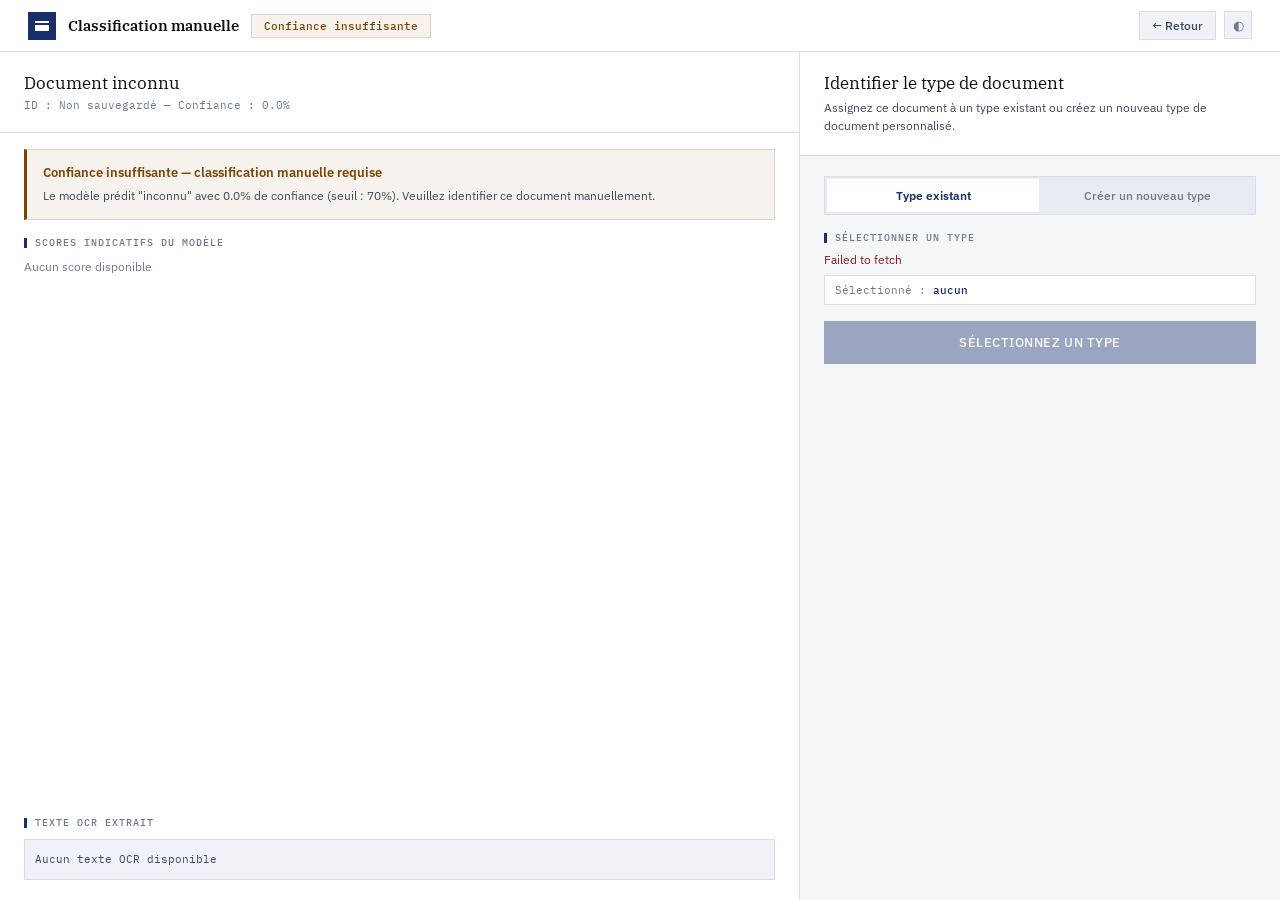
<file: templates/manual_classify.html>
<!DOCTYPE html>
<html lang="fr" data-theme="light">
<head>
<meta charset="UTF-8"/>
<meta name="viewport" content="width=device-width, initial-scale=1.0"/>
<title>BankDoc — Classification manuelle</title>
<link href="https://fonts.googleapis.com/css2?family=IBM+Plex+Sans:wght@300;400;500;600&family=IBM+Plex+Mono:wght@400;500&family=IBM+Plex+Serif:wght@300;400;600&display=swap" rel="stylesheet"/>
<style>
:root{
  --bg:#F5F6F8;--surface:#FFFFFF;--surface2:#F0F2F7;--surface3:#E8EBF2;
  --brand:#1A2E6B;--brand2:#253D8A;--brand-light:rgba(26,46,107,0.08);--brand-border:rgba(26,46,107,0.2);
  --success:#0C6B4E;--success-bg:rgba(12,107,78,0.07);--success-border:rgba(12,107,78,0.18);
  --warning:#7A4500;--warning-bg:rgba(122,69,0,0.07);--warning-border:rgba(122,69,0,0.18);
  --danger:#8B1A1A;--danger-bg:rgba(139,26,26,0.07);--danger-border:rgba(139,26,26,0.18);
  --purple:#3D1F7A;--purple-bg:rgba(61,31,122,0.07);--purple-border:rgba(61,31,122,0.18);
  --text:#0D1117;--text2:#3D4A5C;--text3:#6B7A8D;--text4:#9AAAB8;
  --border:#D8DDE8;--border-subtle:#EDF0F7;
  --font:'IBM Plex Sans',sans-serif;--mono:'IBM Plex Mono',monospace;--serif:'IBM Plex Serif',serif;
}
[data-theme="dark"]{
  --bg:#0A0D14;--surface:#111520;--surface2:#171C2B;--surface3:#1D2336;
  --brand:#4A6ED4;--brand2:#5A80E0;--brand-light:rgba(74,110,212,0.12);--brand-border:rgba(74,110,212,0.25);
  --success:#1DB87A;--success-bg:rgba(29,184,122,0.08);--success-border:rgba(29,184,122,0.2);
  --warning:#D4870A;--warning-bg:rgba(212,135,10,0.08);--warning-border:rgba(212,135,10,0.2);
  --danger:#E05050;--danger-bg:rgba(224,80,80,0.08);--danger-border:rgba(224,80,80,0.2);
  --purple:#8B6BD4;--purple-bg:rgba(139,107,212,0.08);--purple-border:rgba(139,107,212,0.2);
  --text:#E4EAF4;--text2:#8A9BB8;--text3:#5A6B84;--text4:#384456;
  --border:#1E2840;--border-subtle:#141A28;
}
*{box-sizing:border-box;margin:0;padding:0}
html{font-size:14px;-webkit-font-smoothing:antialiased}
body{background:var(--bg);color:var(--text);font-family:var(--font);min-height:100vh;display:flex;flex-direction:column}
*{scrollbar-width:thin;scrollbar-color:var(--border) transparent}
::-webkit-scrollbar{width:6px}::-webkit-scrollbar-thumb{background:var(--border);border-radius:3px}

.nav{height:52px;background:var(--surface);border-bottom:1px solid var(--border);display:flex;align-items:center;padding:0 28px;gap:12px;flex-shrink:0}
.nav-logo{width:28px;height:28px;background:var(--brand);display:flex;align-items:center;justify-content:center}
.nav-logo svg{width:16px;height:16px;fill:#fff}
.nav-title{font-family:var(--serif);font-size:15px;font-weight:600;color:var(--text)}
.alert-pill{padding:4px 12px;background:var(--warning-bg);border:1px solid var(--warning-border);font-family:var(--mono);font-size:11px;font-weight:500;color:var(--warning)}
.nav-right{margin-left:auto;display:flex;gap:8px}
.back-btn{display:flex;align-items:center;gap:6px;padding:6px 12px;font-size:12px;font-weight:500;color:var(--text2);text-decoration:none;border:1px solid var(--border);background:var(--surface2);transition:all .15s}
.back-btn:hover{color:var(--brand);border-color:var(--brand-border)}
.theme-toggle{width:28px;height:28px;border:1px solid var(--border);background:var(--surface2);cursor:pointer;display:flex;align-items:center;justify-content:center;color:var(--text3);font-size:13px}

.main{flex:1;display:grid;grid-template-columns:1fr 480px;overflow:hidden;height:calc(100vh - 52px)}

/* LEFT — Document context */
.doc-panel{background:var(--surface);border-right:1px solid var(--border);display:flex;flex-direction:column;overflow-y:auto}
.dp-header{padding:20px 24px;border-bottom:1px solid var(--border)}
.dp-title{font-family:var(--serif);font-size:17px;font-weight:400;white-space:nowrap;overflow:hidden;text-overflow:ellipsis;margin-bottom:4px}
.dp-sub{font-family:var(--mono);font-size:11px;color:var(--text3)}
.dp-alert{margin:16px 24px 0;background:var(--warning-bg);border:1px solid var(--warning-border);border-left:3px solid var(--warning);padding:14px 16px}
.dp-alert-title{font-size:13px;font-weight:600;color:var(--warning);margin-bottom:5px}
.dp-alert-detail{font-size:12px;color:var(--text2);line-height:1.6}
.dp-scores{padding:16px 24px;flex:1}
.sec-label{font-family:var(--mono);font-size:10px;font-weight:500;letter-spacing:.1em;text-transform:uppercase;color:var(--text3);margin-bottom:10px;display:flex;align-items:center;gap:8px}
.sec-label::before{content:"";width:3px;height:10px;background:var(--brand)}
.scores-list{display:flex;flex-direction:column;gap:6px}
.score-row{display:grid;grid-template-columns:150px 1fr 48px;align-items:center;gap:8px}
.score-name{font-size:12px;color:var(--text2)}
.score-bg{height:5px;background:var(--surface3)}.score-fill{height:5px}.score-fill.top{background:var(--warning)}.score-fill.other{background:var(--border)}
.score-pct{font-family:var(--mono);font-size:11px;color:var(--text3);text-align:right}
.dp-ocr{padding:0 24px 20px}
.ocr-text{background:var(--surface2);border:1px solid var(--border);padding:10px;font-family:var(--mono);font-size:11px;color:var(--text2);line-height:1.7;max-height:120px;overflow-y:auto;white-space:pre-wrap}

/* RIGHT — Classification form */
.form-panel{background:var(--bg);overflow-y:auto}
.fp-header{padding:20px 24px;border-bottom:1px solid var(--border);background:var(--surface)}
.fp-title{font-family:var(--serif);font-size:17px;font-weight:400;margin-bottom:5px}
.fp-sub{font-size:12px;color:var(--text2);line-height:1.5}
.form-body{padding:20px 24px;display:flex;flex-direction:column;gap:16px}
.mode-tabs{display:flex;gap:2px;background:var(--surface3);padding:2px;border:1px solid var(--border)}
.mt-btn{flex:1;padding:9px;font-size:12px;font-weight:500;cursor:pointer;border:none;background:none;color:var(--text3);transition:all .15s;font-family:var(--font)}
.mt-btn.active{background:var(--surface);color:var(--brand);font-weight:600}

/* TYPES GRID */
.types-grid{display:grid;grid-template-columns:repeat(2,1fr);gap:6px;max-height:340px;overflow-y:auto}
.type-card{padding:12px;border:1px solid var(--border);background:var(--surface);cursor:pointer;transition:all .15s;display:flex;align-items:flex-start;gap:10px}
.type-card:hover{border-color:var(--brand-border);background:var(--brand-light)}
.type-card.selected{border-color:var(--brand);background:var(--brand-light)}
.type-card.custom-type{border-color:var(--purple-border)}
.type-card.custom-type.selected{border-color:var(--purple);background:var(--purple-bg)}
.type-icon{width:28px;height:28px;background:var(--surface3);border:1px solid var(--border);display:flex;align-items:center;justify-content:center;flex-shrink:0;font-family:var(--mono);font-size:10px;font-weight:700;color:var(--text3)}
.type-name{font-size:12px;font-weight:500;margin-bottom:2px}
.type-count{font-family:var(--mono);font-size:10px;color:var(--text3)}
.type-badge{font-family:var(--mono);font-size:9px;font-weight:500;padding:1px 5px;margin-top:3px;display:inline-block}
.type-badge.custom{background:var(--purple-bg);color:var(--purple);border:1px solid var(--purple-border)}
.type-badge.ready{background:var(--success-bg);color:var(--success);border:1px solid var(--success-border)}
.selected-bar{font-family:var(--mono);font-size:11px;color:var(--text3);padding:7px 10px;background:var(--surface);border:1px solid var(--border)}
.selected-bar span{color:var(--brand);font-weight:500}

/* NEW TYPE FORM */
.nt-fields{display:flex;flex-direction:column;gap:10px}
.field{display:flex;flex-direction:column;gap:4px}
.field label{font-family:var(--mono);font-size:10px;font-weight:500;text-transform:uppercase;letter-spacing:.08em;color:var(--text3)}
.field input,.field textarea{padding:9px 11px;background:var(--surface);border:1px solid var(--border);color:var(--text);font-family:var(--font);font-size:13px;outline:none;transition:border-color .15s}
.field input:focus,.field textarea:focus{border-color:var(--brand)}
.field-hint{font-family:var(--mono);font-size:10px;color:var(--text3)}
.slug-preview{font-family:var(--mono);font-size:11px;color:var(--brand);font-weight:500;display:none}
.info-box{background:var(--brand-light);border:1px solid var(--brand-border);padding:10px 12px;font-size:12px;color:var(--text2);line-height:1.6}
.train-alert{background:var(--success-bg);border:1px solid var(--success-border);border-left:3px solid var(--success);padding:12px 14px;display:none}
.train-alert.show{display:block}
.train-title{font-size:12px;font-weight:600;color:var(--success);margin-bottom:4px}
.train-text{font-size:11px;color:var(--text2);line-height:1.5;margin-bottom:8px}
.train-link{font-family:var(--mono);font-size:11px;color:var(--success);text-decoration:underline}

.submit-btn{width:100%;padding:13px;background:var(--brand);color:#fff;border:none;font-family:var(--font);font-size:13px;font-weight:500;cursor:pointer;letter-spacing:.04em;text-transform:uppercase;transition:background .15s;display:flex;align-items:center;justify-content:center;gap:8px}
.submit-btn:hover{background:var(--brand2)}
.submit-btn:disabled{opacity:.4;cursor:not-allowed}
.submit-btn.new-type{background:var(--purple)}
.submit-btn.new-type:hover{background:#521FA8}
.spin{width:14px;height:14px;border:2px solid rgba(255,255,255,.3);border-top-color:#fff;border-radius:50%;animation:spin .7s linear infinite;display:none}
@keyframes spin{to{transform:rotate(360deg)}}

/* SUCCESS OVERLAY */
.overlay{position:fixed;inset:0;background:rgba(13,17,23,.65);display:flex;align-items:center;justify-content:center;z-index:999;opacity:0;pointer-events:none;transition:opacity .3s;backdrop-filter:blur(6px)}
.overlay.show{opacity:1;pointer-events:all}
.overlay-card{background:var(--surface);border:1px solid var(--success-border);padding:40px;text-align:center;max-width:400px;width:90%;transform:scale(.97);transition:transform .3s}
.overlay.show .overlay-card{transform:scale(1)}
.ov-icon{width:48px;height:48px;background:var(--success-bg);border:1px solid var(--success-border);display:flex;align-items:center;justify-content:center;margin:0 auto 16px;font-size:20px}
.ov-title{font-family:var(--serif);font-size:20px;font-weight:400;color:var(--success);margin-bottom:8px}
.ov-detail{font-size:13px;color:var(--text2);line-height:1.6;margin-bottom:16px}
.ov-train{font-family:var(--mono);font-size:11px;color:var(--success);background:var(--success-bg);border:1px solid var(--success-border);padding:8px 12px;margin-bottom:16px;display:none}
.ov-actions{display:flex;gap:8px;justify-content:center}
.ov-btn{padding:9px 20px;font-size:12px;font-weight:500;cursor:pointer;text-decoration:none;display:inline-block;transition:all .15s;font-family:var(--font)}
.ov-btn.primary{background:var(--brand);color:#fff;border:none}
.ov-btn.primary:hover{background:var(--brand2)}
.ov-btn.secondary{background:none;border:1px solid var(--border);color:var(--text2)}
.ov-btn.secondary:hover{border-color:var(--brand-border);color:var(--brand)}

.toasts{position:fixed;bottom:16px;right:16px;z-index:9000;display:flex;flex-direction:column;gap:4px}
.toast{padding:9px 14px;font-size:12px;background:var(--surface);border:1px solid var(--border);animation:fadeup .2s ease}
.toast.ok{border-left:2px solid var(--success);color:var(--success)}
.toast.err{border-left:2px solid var(--danger);color:var(--danger)}
@keyframes fadeup{from{transform:translateY(4px);opacity:0}to{transform:none;opacity:1}}
@media(max-width:800px){.main{grid-template-columns:1fr;height:auto}.doc-panel{max-height:45vh}}
</style>
</head>
<body>

<div class="nav">
  <div class="nav-logo"><svg viewBox="0 0 16 16"><path d="M1 3h14v2H1zM1 7h14v6H1z"/></svg></div>
  <span class="nav-title">Classification manuelle</span>
  <div class="alert-pill">Confiance insuffisante</div>
  <div class="nav-right">
    <a class="back-btn" href="index.html">← Retour</a>
    <button class="theme-toggle" onclick="toggleTheme()">◐</button>
  </div>
</div>

<div class="main">
  <div class="doc-panel">
    <div class="dp-header">
      <div class="dp-title" id="dp-filename">—</div>
      <div class="dp-sub" id="dp-sub">—</div>
    </div>
    <div class="dp-alert">
      <div class="dp-alert-title">Confiance insuffisante — classification manuelle requise</div>
      <div class="dp-alert-detail" id="dp-detail">—</div>
    </div>
    <div class="dp-scores">
      <div class="sec-label">Scores indicatifs du modèle</div>
      <div class="scores-list" id="scores-list"></div>
    </div>
    <div class="dp-ocr">
      <div class="sec-label">Texte OCR extrait</div>
      <div class="ocr-text" id="ocr-text">—</div>
    </div>
  </div>

  <div class="form-panel">
    <div class="fp-header">
      <div class="fp-title">Identifier le type de document</div>
      <div class="fp-sub">Assignez ce document à un type existant ou créez un nouveau type de document personnalisé.</div>
    </div>
    <div class="form-body">
      <div class="mode-tabs">
        <button class="mt-btn active" id="tab-exist" onclick="switchMode('existing')">Type existant</button>
        <button class="mt-btn" id="tab-new" onclick="switchMode('new')">Créer un nouveau type</button>
      </div>

      <div id="panel-existing">
        <div class="sec-label" style="margin-bottom:8px">Sélectionner un type</div>
        <div class="types-grid" id="types-grid"><div style="font-size:12px;color:var(--text3);grid-column:span 2;padding:20px;text-align:center">Chargement…</div></div>
        <div class="selected-bar" style="margin-top:8px">Sélectionné : <span id="selected-name">aucun</span></div>
      </div>

      <div id="panel-new" style="display:none">
        <div class="nt-fields">
          <div class="field">
            <label>Identifiant technique</label>
            <input type="text" id="nt-name" placeholder="ex: certificat_vie" oninput="onNtInput(this.value)" maxlength="50"/>
            <div class="slug-preview" id="nt-slug"></div>
            <div class="field-hint">Minuscules, chiffres, underscores (ex: ordre_virement)</div>
          </div>
          <div class="field">
            <label>Libellé affiché</label>
            <input type="text" id="nt-label" placeholder="ex: Certificat de vie"/>
          </div>
          <div class="field">
            <label>Description (optionnel)</label>
            <textarea id="nt-desc" rows="2" placeholder="Décrivez brièvement ce type…"></textarea>
          </div>
          <div class="info-box">Ce type sera disponible pour le ré-entraînement du modèle dès <strong>50 documents</strong> classifiés dans cette catégorie.</div>
        </div>
      </div>

      <div class="train-alert" id="train-alert">
        <div class="train-title">Ce type est prêt pour le ré-entraînement</div>
        <div class="train-text" id="train-text">—</div>
        <a class="train-link" href="retrain.html">Consulter les instructions de ré-entraînement →</a>
      </div>

      <button class="submit-btn" id="submit-btn" disabled onclick="submit()">
        <div class="spin" id="spin"></div>
        <span id="submit-txt">Sélectionnez un type</span>
      </button>
    </div>
  </div>
</div>

<div class="overlay" id="overlay">
  <div class="overlay-card">
    <div class="ov-icon">✓</div>
    <div class="ov-title" id="ov-title">Document classifié</div>
    <div class="ov-detail" id="ov-detail">—</div>
    <div class="ov-train" id="ov-train">—</div>
    <div class="ov-actions">
      <a class="ov-btn primary" href="index.html">Nouvelle analyse</a>
      <a class="ov-btn secondary" href="library.html">Bibliothèque</a>
    </div>
  </div>
</div>
<div class="toasts" id="toasts"></div>

<script>
const API='http://localhost:5000';
const params=new URLSearchParams(window.location.search);
const DOC_ID=params.get('doc_id')||'';
const FILENAME=decodeURIComponent(params.get('filename')||'Document inconnu');
const CONFIDENCE=parseFloat(params.get('confidence')||'0');
const PREDICTION=decodeURIComponent(params.get('prediction')||'inconnu');
const OCR_TEXT=decodeURIComponent(params.get('ocr')||'');
let ALL_SCORES=[];try{ALL_SCORES=JSON.parse(decodeURIComponent(params.get('scores')||'[]'));}catch{}
let selectedType=null,mode='existing',allTypes=[];

function toggleTheme(){const h=document.documentElement,d=h.getAttribute('data-theme')==='dark';h.setAttribute('data-theme',d?'light':'dark');localStorage.setItem('theme',d?'light':'dark');}
(()=>{document.documentElement.setAttribute('data-theme',localStorage.getItem('theme')||'light');})();
function esc(s){return String(s||'').replace(/&/g,'&amp;').replace(/</g,'&lt;').replace(/>/g,'&gt;');}
const TYPE_LABELS={carte_identite:"Carte d'Identité",rib:"RIB",cheque:"Chèque",tableau_amortissement:"Tableau d'amortissement",acte_naissance:"Acte de naissance",acte_heredite:"Acte d'hérédité",assurance:"Assurance",attestation_solde:"Attestation de solde"};

document.addEventListener('DOMContentLoaded',()=>{
  document.getElementById('dp-filename').textContent=FILENAME;
  document.getElementById('dp-sub').textContent=`ID : ${DOC_ID||'Non sauvegardé'} — Confiance : ${CONFIDENCE.toFixed(1)}%`;
  document.getElementById('dp-detail').textContent=`Le modèle prédit "${PREDICTION}" avec ${CONFIDENCE.toFixed(1)}% de confiance (seuil : 70%). Veuillez identifier ce document manuellement.`;
  document.getElementById('ocr-text').textContent=OCR_TEXT||'Aucun texte OCR disponible';
  renderScores();loadTypes();
});

function renderScores(){
  const list=document.getElementById('scores-list');
  if(!ALL_SCORES.length){list.innerHTML=`<div style="font-size:12px;color:var(--text3)">Aucun score disponible</div>`;return;}
  const max=ALL_SCORES[0]?.score||1;
  list.innerHTML=ALL_SCORES.slice(0,8).map((s,i)=>`<div class="score-row"><div class="score-name">${esc(s.class)}</div><div class="score-bg"><div class="score-fill ${i===0?'top':'other'}" style="width:${(s.score/max*100).toFixed(0)}%"></div></div><div class="score-pct">${(s.score*100).toFixed(1)}%</div></div>`).join('');
}

async function loadTypes(){
  try{const r=await fetch(`${API}/types`);const d=await r.json();allTypes=d.types||[];renderTypes();}
  catch(e){document.getElementById('types-grid').innerHTML=`<div style="font-size:12px;color:var(--danger);grid-column:span 2">${esc(e.message)}</div>`;}
}

function renderTypes(){
  const g=document.getElementById('types-grid');
  if(!allTypes.length){g.innerHTML=`<div style="font-size:12px;color:var(--text3);grid-column:span 2;text-align:center;padding:20px">Aucun type disponible</div>`;return;}
  g.innerHTML=allTypes.map(t=>{
    const label=TYPE_LABELS[t.name]||t.label||t.name;
    const init=label.split(' ').map(w=>w[0]).join('').substring(0,2).toUpperCase();
    return`<div class="type-card ${t.is_custom?'custom-type':''} ${selectedType===t.name?'selected':''}" id="tc-${t.name}" onclick="selectType('${esc(t.name)}')">
      <div class="type-icon">${init}</div>
      <div>
        <div class="type-name">${esc(label)}</div>
        <div class="type-count">${t.count} document${t.count!==1?'s':''}</div>
        ${t.is_custom?`<span class="type-badge custom">CUSTOM</span>`:''}
        ${t.ready_for_training?`<span class="type-badge ready">Prêt</span>`:''}
      </div>
    </div>`;
  }).join('');
}

function selectType(name){
  selectedType=name;
  document.querySelectorAll('.type-card').forEach(c=>c.classList.remove('selected'));
  document.getElementById(`tc-${name}`)?.classList.add('selected');
  const t=allTypes.find(x=>x.name===name);
  const label=TYPE_LABELS[name]||t?.label||name;
  document.getElementById('selected-name').textContent=label;
  if(t?.ready_for_training){document.getElementById('train-alert').classList.add('show');document.getElementById('train-text').textContent=`"${label}" compte ${t.count} documents — seuil de ré-entraînement atteint.`;}
  else{document.getElementById('train-alert').classList.remove('show');}
  updateSubmit();
}

function switchMode(m){
  mode=m;
  document.getElementById('tab-exist').classList.toggle('active',m==='existing');
  document.getElementById('tab-new').classList.toggle('active',m==='new');
  document.getElementById('panel-existing').style.display=m==='existing'?'':'none';
  document.getElementById('panel-new').style.display=m==='new'?'':'none';
  updateSubmit();
}

function onNtInput(val){
  const slug=val.toLowerCase().replace(/\s+/g,'_').replace(/[^a-z0-9_]/g,'');
  const sp=document.getElementById('nt-slug');
  if(slug){sp.style.display='block';sp.textContent=`→ identifiant : "${slug}"`;}else{sp.style.display='none';}
  updateSubmit();
}

function updateSubmit(){
  const btn=document.getElementById('submit-btn'),txt=document.getElementById('submit-txt');
  if(mode==='existing'){
    if(selectedType){const t=allTypes.find(x=>x.name===selectedType);btn.disabled=false;btn.className='submit-btn';txt.textContent=`Confirmer — ${TYPE_LABELS[selectedType]||t?.label||selectedType}`;}
    else{btn.disabled=true;txt.textContent='Sélectionnez un type';}
  }else{
    const raw=document.getElementById('nt-name').value.trim();
    const ok=raw.length>=2&&/^[a-z][a-z0-9_]*$/.test(raw.toLowerCase().replace(/\s+/g,'_'));
    btn.disabled=!ok;btn.className=`submit-btn new-type`;txt.textContent=ok?`Créer le type et classifier`:'Entrez un identifiant valide';
  }
}

async function submit(){
  const btn=document.getElementById('submit-btn'),sp=document.getElementById('spin');
  btn.disabled=true;sp.style.display='block';
  try{
    let body={};
    if(mode==='existing'){body={type_name:selectedType,create_new:false};}
    else{
      const raw=document.getElementById('nt-name').value.trim();
      const slug=raw.toLowerCase().replace(/\s+/g,'_').replace(/[^a-z0-9_]/g,'');
      const label=document.getElementById('nt-label').value.trim()||slug.replace(/_/g,' ');
      body={type_name:slug,label,description:document.getElementById('nt-desc').value.trim(),create_new:true};
    }
    if(!DOC_ID){showSuccess(body.type_name,body.label||body.type_name,0,false);return;}
    const r=await fetch(`${API}/documents/${DOC_ID}/classify_manual`,{method:'POST',headers:{'Content-Type':'application/json'},body:JSON.stringify(body)});
    const d=await r.json();
    if(!d.success){toast('Erreur : '+(d.error||'inconnue'),'err');btn.disabled=false;return;}
    showSuccess(d.new_type,body.label||d.new_type,d.doc_count,d.ready_for_training);
  }catch(e){toast('Erreur réseau : '+e.message,'err');btn.disabled=false;}
  finally{sp.style.display='none';}
}

function showSuccess(typeName,typeLabel,count,ready){
  document.getElementById('ov-detail').innerHTML=`<strong>${esc(FILENAME)}</strong><br>Classifié comme <strong>${esc(typeLabel||typeName)}</strong><br><br>Ce type compte désormais <strong>${count}</strong> document${count!==1?'s':''}.`;
  const tr=document.getElementById('ov-train');
  if(ready){tr.style.display='block';tr.textContent=`Seuil atteint (${count} documents) — ré-entraînement disponible`;}
  else{const rem=Math.max(0,50-count);if(rem>0){tr.style.display='block';tr.textContent=`Encore ${rem} document${rem>1?'s':''} pour le ré-entraînement`;}}
  document.getElementById('overlay').classList.add('show');
}

function toast(msg,type='ok'){const c=document.getElementById('toasts');const t=document.createElement('div');t.className=`toast ${type}`;t.textContent=msg;c.appendChild(t);setTimeout(()=>{t.style.opacity='0';t.style.transition='opacity .3s';setTimeout(()=>t.remove(),300);},3500);}
</script>
</body>
</html>
</file>
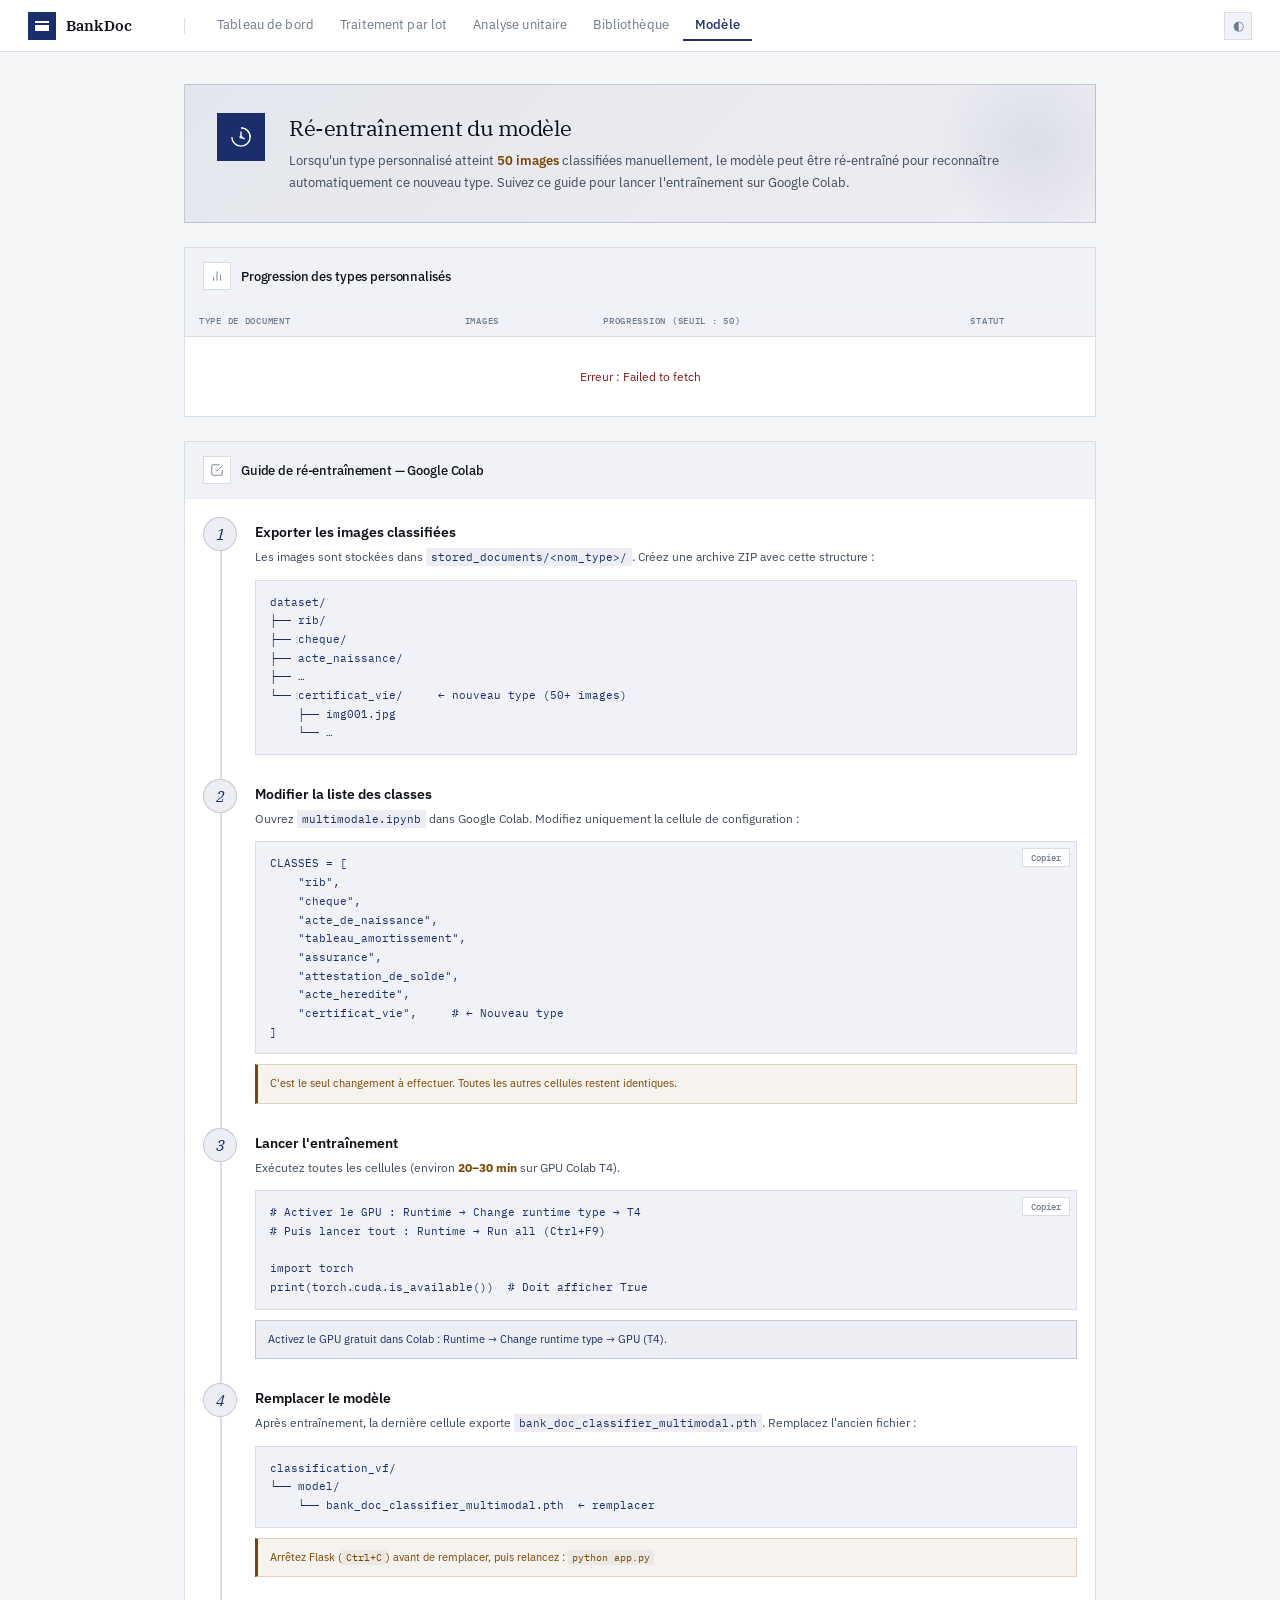
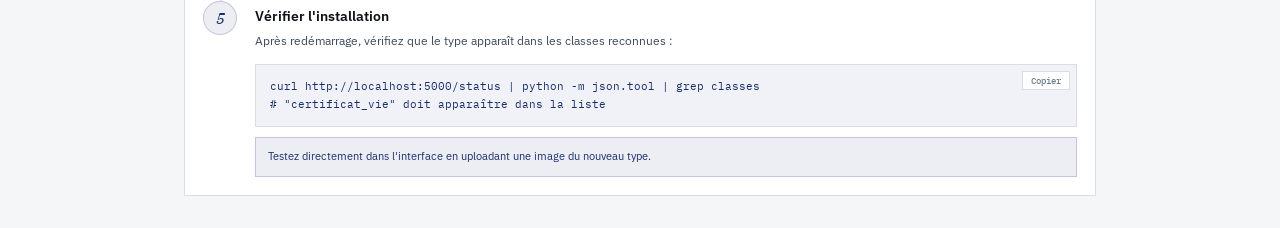
<file: templates/retrain.html>
<!DOCTYPE html>
<html lang="fr" data-theme="light">
<head>
<meta charset="UTF-8"/>
<meta name="viewport" content="width=device-width, initial-scale=1.0"/>
<title>BankDoc — Ré-entraînement</title>
<link href="https://fonts.googleapis.com/css2?family=IBM+Plex+Sans:wght@300;400;500;600&family=IBM+Plex+Mono:wght@400;500&family=IBM+Plex+Serif:wght@300;400;600&display=swap" rel="stylesheet"/>
<style>
:root {
  --bg:#F5F6F8;--surface:#FFFFFF;--surface2:#F0F2F7;--surface3:#E8EBF2;
  --brand:#1A2E6B;--brand2:#253D8A;--brand-accent:#2D52B8;--brand-light:rgba(26,46,107,0.08);--brand-border:rgba(26,46,107,0.2);
  --success:#0C6B4E;--success-bg:rgba(12,107,78,0.07);--success-border:rgba(12,107,78,0.18);
  --warning:#7A4500;--warning-bg:rgba(122,69,0,0.07);--warning-border:rgba(122,69,0,0.18);
  --danger:#8B1A1A;--danger-bg:rgba(139,26,26,0.07);--danger-border:rgba(139,26,26,0.18);
  --purple:#3D1F7A;--purple-bg:rgba(61,31,122,0.07);--purple-border:rgba(61,31,122,0.18);
  --text:#0D1117;--text2:#3D4A5C;--text3:#6B7A8D;--text4:#9AAAB8;
  --border:#D8DDE8;--border-subtle:#EDF0F7;
  --shadow-sm:0 1px 3px rgba(13,17,23,0.06),0 1px 2px rgba(13,17,23,0.04);
  --shadow-md:0 4px 16px rgba(13,17,23,0.08),0 2px 4px rgba(13,17,23,0.04);
  --font:'IBM Plex Sans',sans-serif;--mono:'IBM Plex Mono',monospace;--serif:'IBM Plex Serif',serif;
}
[data-theme="dark"] {
  --bg:#0A0D14;--surface:#111520;--surface2:#171C2B;--surface3:#1D2336;
  --brand:#4A6ED4;--brand2:#5A80E0;--brand-accent:#6B91F0;--brand-light:rgba(74,110,212,0.12);--brand-border:rgba(74,110,212,0.25);
  --success:#1DB87A;--success-bg:rgba(29,184,122,0.08);--success-border:rgba(29,184,122,0.2);
  --warning:#D4870A;--warning-bg:rgba(212,135,10,0.08);--warning-border:rgba(212,135,10,0.2);
  --danger:#E05050;--danger-bg:rgba(224,80,80,0.08);--danger-border:rgba(224,80,80,0.2);
  --purple:#8B6BD4;--purple-bg:rgba(139,107,212,0.08);--purple-border:rgba(139,107,212,0.2);
  --text:#E4EAF4;--text2:#8A9BB8;--text3:#5A6B84;--text4:#384456;
  --border:#1E2840;--border-subtle:#141A28;
}
*{box-sizing:border-box;margin:0;padding:0}
html{font-size:14px;-webkit-font-smoothing:antialiased}
body{background:var(--bg);color:var(--text);font-family:var(--font);min-height:100vh;display:flex;flex-direction:column}
*{scrollbar-width:thin;scrollbar-color:var(--border) transparent}
::-webkit-scrollbar{width:6px}::-webkit-scrollbar-thumb{background:var(--border);border-radius:3px}

/* Navigation */
.nav{height:52px;background:var(--surface);border-bottom:1px solid var(--border);display:flex;align-items:center;padding:0 28px;gap:0;flex-shrink:0}
.nav-brand{display:flex;align-items:center;gap:10px;text-decoration:none;margin-right:32px}
.nav-logo{width:28px;height:28px;background:var(--brand);display:flex;align-items:center;justify-content:center}
.nav-logo svg{width:16px;height:16px;fill:#fff}
.nav-title{font-family:var(--serif);font-size:15px;font-weight:600;color:var(--text);letter-spacing:.01em}
.nav-sep{width:1px;height:16px;background:var(--border);margin:0 20px}
.nav-links{display:flex;gap:2px}
.nav-link{padding:6px 12px;font-size:13px;color:var(--text3);text-decoration:none;letter-spacing:.01em;border-bottom:2px solid transparent;display:flex;align-items:center;gap:6px;transition:color .15s}
.nav-link:hover{color:var(--text)}
.nav-link.active{color:var(--brand);border-bottom-color:var(--brand);font-weight:500}
.nav-right{margin-left:auto;display:flex;align-items:center;gap:8px}
.theme-toggle{width:28px;height:28px;border:1px solid var(--border);background:var(--surface2);cursor:pointer;display:flex;align-items:center;justify-content:center;color:var(--text3);font-size:13px;transition:all .15s}
.theme-toggle:hover{color:var(--text);border-color:var(--brand)}

/* Content */
.content{max-width:960px;margin:0 auto;padding:32px 24px;display:flex;flex-direction:column;gap:24px;width:100%;flex:1}

/* Section header */
.section-label{font-family:var(--mono);font-size:10px;font-weight:500;letter-spacing:.1em;text-transform:uppercase;color:var(--text3);margin-bottom:12px;display:flex;align-items:center;gap:8px}
.section-label::before{content:"";width:3px;height:10px;background:var(--brand)}

/* Hero */
.hero{background:linear-gradient(135deg,var(--brand-light),rgba(61,31,122,0.04));border:1px solid var(--brand-border);padding:28px 32px;display:flex;align-items:flex-start;gap:24px;position:relative;overflow:hidden}
.hero::before{content:'';position:absolute;top:-40px;right:-40px;width:200px;height:200px;background:radial-gradient(circle,var(--brand-light) 0%,transparent 70%);pointer-events:none}
.hero-icon{width:48px;height:48px;background:var(--brand);display:flex;align-items:center;justify-content:center;flex-shrink:0}
.hero-icon svg{width:22px;height:22px;stroke:#fff;stroke-width:1.5;fill:none}
.hero-title{font-family:var(--serif);font-size:22px;font-weight:400;letter-spacing:-0.02em;margin-bottom:8px;color:var(--text)}
.hero-sub{font-size:13px;color:var(--text2);line-height:1.7}
.hero-sub strong{color:var(--warning);font-weight:600}

/* Alert cards */
.alert-card{background:var(--success-bg);border:1px solid var(--success-border);border-left:3px solid var(--success);padding:14px 18px;display:flex;align-items:center;justify-content:space-between;gap:16px}
.alert-left{display:flex;align-items:center;gap:14px}
.alert-icon{width:32px;height:32px;background:var(--success-bg);border:1px solid var(--success-border);display:flex;align-items:center;justify-content:center}
.alert-icon svg{width:16px;height:16px;stroke:var(--success);stroke-width:1.8;fill:none}
.alert-info strong{color:var(--success);font-weight:600;font-size:13px}
.alert-info{font-size:12px;color:var(--text2)}
.alert-count{font-family:var(--mono);font-size:10px;color:var(--text3);margin-top:2px}
.alert-btn{padding:7px 14px;background:var(--success);color:#fff;font-family:var(--font);font-size:11px;font-weight:500;border:none;cursor:pointer;letter-spacing:.02em;transition:opacity .15s}
.alert-btn:hover{opacity:.85}

/* Card */
.card{background:var(--surface);border:1px solid var(--border);overflow:hidden}
.card-header{padding:14px 18px;border-bottom:1px solid var(--border-subtle);display:flex;align-items:center;gap:10px;background:var(--surface2)}
.card-header-icon{width:28px;height:28px;background:var(--surface);border:1px solid var(--border);display:flex;align-items:center;justify-content:center}
.card-header-icon svg{width:14px;height:14px;stroke:var(--text3);stroke-width:1.5;fill:none}
.card-header-title{font-size:13px;font-weight:500;color:var(--text);letter-spacing:-0.01em}
.card-body{padding:18px}

/* Table */
table{width:100%;border-collapse:collapse;font-size:12px}
th{font-family:var(--mono);font-size:9px;font-weight:500;letter-spacing:.08em;text-transform:uppercase;color:var(--text3);padding:10px 14px;text-align:left;border-bottom:1px solid var(--border);background:var(--surface2)}
td{padding:12px 14px;border-bottom:1px solid var(--border-subtle);font-family:var(--mono);font-size:12px;color:var(--text2)}
tr:last-child td{border-bottom:none}
tr:hover td{background:var(--surface2)}
.ready-pill{padding:3px 9px;font-size:9px;font-weight:500;background:var(--success-bg);color:var(--success);border:1px solid var(--success-border);white-space:nowrap}
.notready-pill{padding:3px 9px;font-size:9px;font-weight:500;background:var(--surface3);color:var(--text3);border:1px solid var(--border);white-space:nowrap}
.prog-wrap{display:flex;align-items:center;gap:8px}
.mini-bg{flex:1;height:4px;background:var(--surface3)}
.mini-fill{height:4px;background:var(--brand);transition:width .4s ease}

/* Steps */
.steps-guide{display:flex;flex-direction:column}
.step-item{display:flex;gap:18px;padding-bottom:24px;position:relative}
.step-item:last-child{padding-bottom:0}
.step-num{width:34px;height:34px;border-radius:50%;background:var(--brand-light);border:1.5px solid var(--brand-border);color:var(--brand);font-family:var(--serif);font-size:16px;font-style:italic;display:flex;align-items:center;justify-content:center;flex-shrink:0;z-index:1}
.step-line{position:absolute;left:17px;top:34px;bottom:0;width:1.5px;background:var(--border)}
.step-item:last-child .step-line{display:none}
.step-content{flex:1;padding-top:6px}
.step-title{font-size:14px;font-weight:600;margin-bottom:6px;color:var(--text)}
.step-desc{font-size:12px;color:var(--text2);line-height:1.7;margin-bottom:12px}
.step-desc code{font-family:var(--mono);font-size:11px;color:var(--brand);background:var(--brand-light);padding:2px 5px}

.code-block{background:var(--surface2);border:1px solid var(--border);padding:12px 14px;font-family:var(--mono);font-size:11px;color:var(--brand);line-height:1.7;white-space:pre-wrap;word-break:break-word;position:relative;overflow-x:auto}
[data-theme="dark"] .code-block{color:#93C5FD}
.copy-btn{position:absolute;top:6px;right:6px;padding:3px 8px;font-family:var(--mono);font-size:9px;font-weight:500;background:var(--surface);border:1px solid var(--border);color:var(--text3);cursor:pointer;transition:all .12s}
.copy-btn:hover{border-color:var(--brand-border);color:var(--brand);background:var(--brand-light)}

.note-block{padding:10px 12px;font-size:11px;line-height:1.6;margin-top:10px}
.note-block.info{background:var(--brand-light);border:1px solid var(--brand-border);color:var(--brand)}
.note-block.warn{background:var(--warning-bg);border:1px solid var(--warning-border);border-left:3px solid var(--warning);color:var(--warning)}
.note-block code{font-family:var(--mono);font-size:10px;background:rgba(0,0,0,0.04);padding:1px 4px}

.empty-table{text-align:center;padding:32px;font-size:12px;color:var(--text4);font-family:var(--font)!important}

/* Toasts */
.toasts{position:fixed;bottom:20px;right:20px;z-index:999;display:flex;flex-direction:column;gap:6px}
.toast{padding:8px 14px;background:var(--surface);border:1px solid var(--border);font-size:12px;color:var(--text);animation:fadeup .2s ease}
.toast.ok{background:var(--success-bg);border-color:var(--success-border);color:var(--success)}
@keyframes fadeup{from{transform:translateY(5px);opacity:0}to{transform:none;opacity:1}}
</style>
</head>
<body>

<nav class="nav">
  <a class="nav-brand" href="dashboard.html">
    <div class="nav-logo"><svg viewBox="0 0 16 16"><path d="M1 3h14v2H1zM1 7h14v6H1z"/></svg></div>
    <span class="nav-title">BankDoc</span>
  </a>
  <div class="nav-sep"></div>
  <div class="nav-links">
    <a class="nav-link" href="dashboard.html">Tableau de bord</a>
    <a class="nav-link" href="queue.html">Traitement par lot</a>
    <a class="nav-link" href="index.html">Analyse unitaire</a>
    <a class="nav-link" href="library.html">Bibliothèque</a>
    <a class="nav-link active" href="retrain.html">Modèle</a>
  </div>
  <div class="nav-right">
    <button class="theme-toggle" onclick="toggleTheme()">◐</button>
  </div>
</nav>

<div class="content">

  <div class="hero">
    <div class="hero-icon">
      <svg viewBox="0 0 24 24"><path d="M12 2a10 10 0 0 1 10 10"/><path d="M12 6v6l4 2"/><circle cx="12" cy="12" r="1"/><path d="M2 12a10 10 0 1 0 10-10"/></svg>
    </div>
    <div>
      <div class="hero-title">Ré-entraînement du modèle</div>
      <div class="hero-sub">
        Lorsqu'un type personnalisé atteint <strong>50 images</strong> classifiées manuellement, le modèle peut être ré-entraîné pour reconnaître automatiquement ce nouveau type. Suivez ce guide pour lancer l'entraînement sur Google Colab.
      </div>
    </div>
  </div>

  <div id="alerts-section" style="display:none">
    <div class="section-label">Types prêts pour l'entraînement</div>
    <div id="alerts-list"></div>
  </div>

  <div class="card">
    <div class="card-header">
      <div class="card-header-icon">
        <svg viewBox="0 0 24 24"><path d="M18 20V10"/><path d="M12 20V4"/><path d="M6 20v-6"/></svg>
      </div>
      <span class="card-header-title">Progression des types personnalisés</span>
    </div>
    <div style="padding:0;overflow-x:auto">
      <table>
        <thead>
          <tr>
            <th>Type de document</th>
            <th>Images</th>
            <th>Progression (seuil : 50)</th>
            <th>Statut</th>
          </tr>
        </thead>
        <tbody id="types-tbody">
          <tr><td colspan="4" class="empty-table">Chargement…</td></tr>
        </tbody>
      </table>
    </div>
  </div>

  <div class="card">
    <div class="card-header">
      <div class="card-header-icon">
        <svg viewBox="0 0 24 24"><path d="M9 11l3 3L22 4"/><path d="M21 12v7a2 2 0 0 1-2 2H5a2 2 0 0 1-2-2V5a2 2 0 0 1 2-2h11"/></svg>
      </div>
      <span class="card-header-title">Guide de ré-entraînement — Google Colab</span>
    </div>
    <div class="card-body">
      <div class="steps-guide">

        <div class="step-item">
          <div class="step-num">1</div>
          <div class="step-line"></div>
          <div class="step-content">
            <div class="step-title">Exporter les images classifiées</div>
            <div class="step-desc">Les images sont stockées dans <code>stored_documents/&lt;nom_type&gt;/</code>. Créez une archive ZIP avec cette structure :</div>
            <div class="code-block">dataset/
├── rib/
├── cheque/
├── acte_naissance/
├── …
└── certificat_vie/     ← nouveau type (50+ images)
    ├── img001.jpg
    └── …</div>
          </div>
        </div>

        <div class="step-item">
          <div class="step-num">2</div>
          <div class="step-line"></div>
          <div class="step-content">
            <div class="step-title">Modifier la liste des classes</div>
            <div class="step-desc">Ouvrez <code>multimodale.ipynb</code> dans Google Colab. Modifiez uniquement la cellule de configuration :</div>
            <div class="code-block" id="classes-code"><button class="copy-btn" onclick="copyCode('classes-code')">Copier</button>CLASSES = [
    "rib",
    "cheque",
    "acte_de_naissance",
    "tableau_amortissement",
    "assurance",
    "attestation_de_solde",
    "acte_heredite",
    "certificat_vie",     # ← Nouveau type
]</div>
            <div class="note-block warn">C'est le seul changement à effectuer. Toutes les autres cellules restent identiques.</div>
          </div>
        </div>

        <div class="step-item">
          <div class="step-num">3</div>
          <div class="step-line"></div>
          <div class="step-content">
            <div class="step-title">Lancer l'entraînement</div>
            <div class="step-desc">Exécutez toutes les cellules (environ <strong style="color:var(--warning)">20–30 min</strong> sur GPU Colab T4).</div>
            <div class="code-block"><button class="copy-btn" onclick="copyCodeEl(this)">Copier</button># Activer le GPU : Runtime → Change runtime type → T4
# Puis lancer tout : Runtime → Run all (Ctrl+F9)

import torch
print(torch.cuda.is_available())  # Doit afficher True</div>
            <div class="note-block info">Activez le GPU gratuit dans Colab : Runtime → Change runtime type → GPU (T4).</div>
          </div>
        </div>

        <div class="step-item">
          <div class="step-num">4</div>
          <div class="step-line"></div>
          <div class="step-content">
            <div class="step-title">Remplacer le modèle</div>
            <div class="step-desc">Après entraînement, la dernière cellule exporte <code>bank_doc_classifier_multimodal.pth</code>. Remplacez l'ancien fichier :</div>
            <div class="code-block">classification_vf/
└── model/
    └── bank_doc_classifier_multimodal.pth  ← remplacer</div>
            <div class="note-block warn">Arrêtez Flask (<code>Ctrl+C</code>) avant de remplacer, puis relancez : <code>python app.py</code></div>
          </div>
        </div>

        <div class="step-item">
          <div class="step-num">5</div>
          <div class="step-content">
            <div class="step-title">Vérifier l'installation</div>
            <div class="step-desc">Après redémarrage, vérifiez que le type apparaît dans les classes reconnues :</div>
            <div class="code-block"><button class="copy-btn" onclick="copyCodeEl(this)">Copier</button>curl http://localhost:5000/status | python -m json.tool | grep classes
# "certificat_vie" doit apparaître dans la liste</div>
            <div class="note-block info">Testez directement dans l'interface en uploadant une image du nouveau type.</div>
          </div>
        </div>

      </div>
    </div>
  </div>

</div>

<div class="toasts" id="toasts"></div>

<script>
const API="http://localhost:5000";

function toggleTheme(){const h=document.documentElement,d=h.getAttribute('data-theme')==='dark';h.setAttribute('data-theme',d?'light':'dark');localStorage.setItem('theme',d?'light':'dark');}
(()=>{document.documentElement.setAttribute('data-theme',localStorage.getItem('theme')||'light');})();

async function loadStats(){
  try{
    const r=await fetch(`${API}/types/stats`);const d=await r.json();
    const as=document.getElementById('alerts-section'),al=document.getElementById('alerts-list');
    if(d.alerts?.length){
      as.style.display='block';
      al.innerHTML=d.alerts.map(a=>`<div class="alert-card">
        <div class="alert-left">
          <div class="alert-icon"><svg viewBox="0 0 24 24"><path d="M22 11.08V12a10 10 0 1 1-5.93-9.14"/><polyline points="22 4 12 14.01 9 11.01"/></svg></div>
          <div class="alert-info">
            <strong>${esc(a.label)}</strong> est prêt pour le ré-entraînement
            <div class="alert-count">${a.count} images classifiées</div>
          </div>
        </div>
        <button class="alert-btn" onclick="window.location='library.html'">Voir dans la bibliothèque</button>
      </div>`).join('');
    }
    const tbody=document.getElementById('types-tbody');
    if(!d.custom_types?.length){
      tbody.innerHTML=`<tr><td colspan="4" class="empty-table">Aucun type personnalisé créé.</td></tr>`;
      return;
    }
    tbody.innerHTML=d.custom_types.map(t=>{
      const pct=Math.min((t.count/(d.threshold||50))*100,100).toFixed(0);
      return`<tr>
        <td><span style="font-family:var(--font);font-size:12px;font-weight:500;color:var(--text)">${esc(t.label||t.name)}</span><br><span style="font-size:9px;color:var(--text4)">${esc(t.name)}</span></td>
        <td style="color:var(--brand);font-weight:600;font-size:13px">${t.count}</td>
        <td><div class="prog-wrap"><div class="mini-bg"><div class="mini-fill" style="width:${pct}%"></div></div><span style="font-size:10px;color:var(--text4);white-space:nowrap">${t.count}/${d.threshold||50}</span></div></td>
        <td>${t.ready_for_training?`<span class="ready-pill">Prêt</span>`:`<span class="notready-pill">${Math.max(0,(d.threshold||50)-t.count)} restants</span>`}</td>
      </tr>`;
    }).join('');
    updateClassesCode(d.custom_types);
  }catch(e){
    document.getElementById('types-tbody').innerHTML=`<tr><td colspan="4" class="empty-table" style="color:var(--danger)">Erreur : ${esc(e.message)}</td></tr>`;
  }
}

function updateClassesCode(customTypes){
  const block=document.getElementById('classes-code');
  const base=["rib","cheque","acte_de_naissance","tableau_amortissement","assurance","attestation_de_solde","acte_heredite"];
  const custom=customTypes.map(t=>t.name);
  const code=`CLASSES = [\n${base.map(c=>`    "${c}",`).join('\n')}\n${custom.map(c=>`    "${c}",     # ← Nouveau type`).join('\n')}\n]`;
  const btn=block.querySelector('.copy-btn');
  block.textContent=code;
  block.prepend(btn);
}

function copyCode(id){
  const el=document.getElementById(id);
  const text=el.textContent.replace(/Copier/g,'').trim();
  copyToClipboard(text,el.querySelector('.copy-btn'));
}
function copyCodeEl(btn){
  const el=btn.parentElement;
  const text=el.textContent.replace(/Copier/g,'').trim();
  copyToClipboard(text,btn);
}
function copyToClipboard(text,btn){
  navigator.clipboard.writeText(text).then(()=>{
    if(btn){const orig=btn.textContent;btn.textContent='Copié';setTimeout(()=>btn.textContent=orig,1500);}
    toast('Copié dans le presse-papier','ok');
  });
}
function esc(s){return String(s||'').replace(/&/g,'&amp;').replace(/</g,'&lt;').replace(/>/g,'&gt;');}
function toast(msg,type='ok'){const c=document.getElementById('toasts');const t=document.createElement('div');t.className=`toast ${type}`;t.textContent=msg;c.appendChild(t);setTimeout(()=>{t.style.opacity='0';t.style.transition='opacity .3s';setTimeout(()=>t.remove(),300);},3000);}

loadStats();
</script>
</body>
</html>
</file>
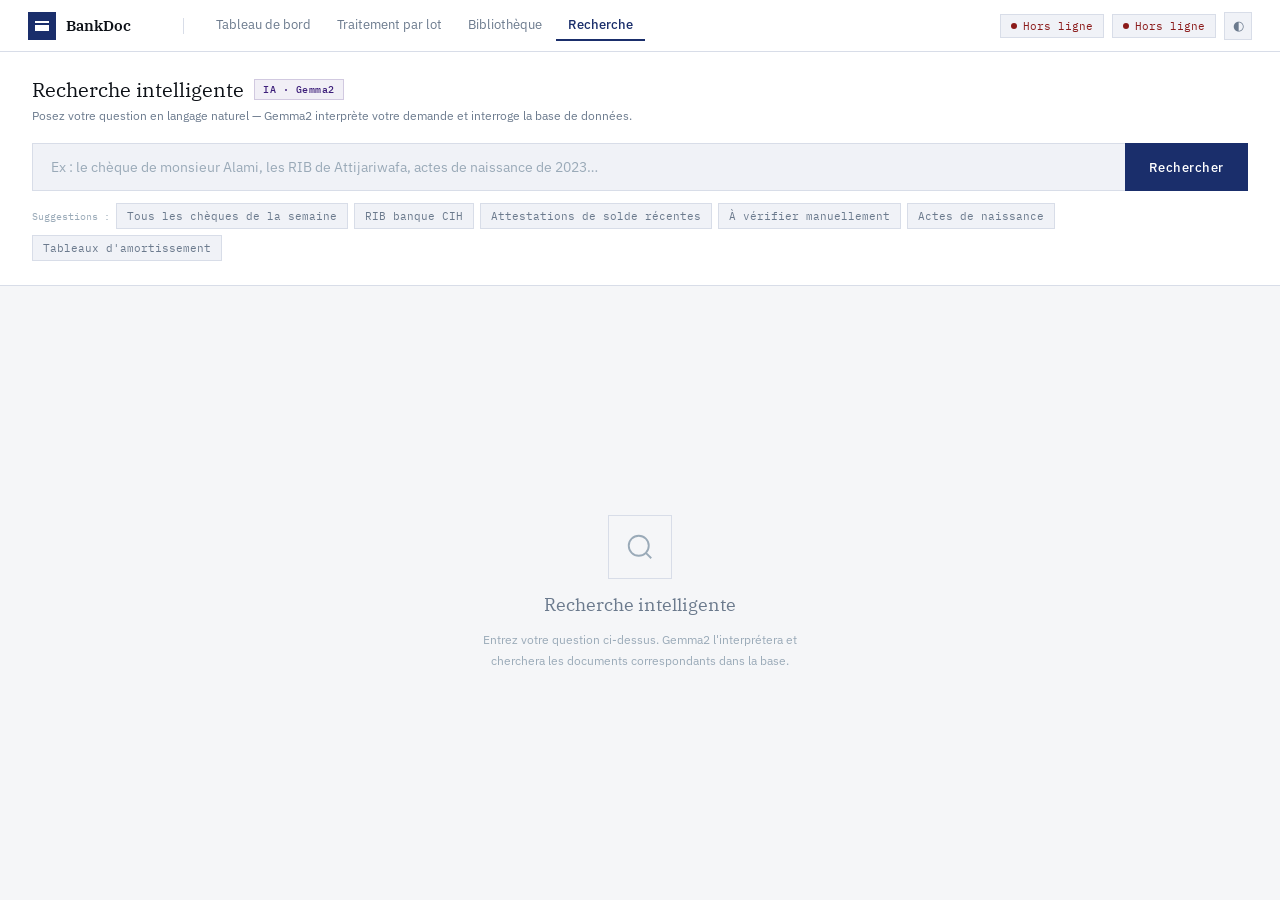
<file: templates/smart_search.html>
<!DOCTYPE html>
<html lang="fr" data-theme="light">
<head>
<meta charset="UTF-8"/>
<meta name="viewport" content="width=device-width, initial-scale=1.0"/>
<title>BankDoc — Recherche intelligente</title>
<link href="https://fonts.googleapis.com/css2?family=IBM+Plex+Sans:wght@300;400;500;600&family=IBM+Plex+Mono:wght@400;500&family=IBM+Plex+Serif:wght@300;400;600&display=swap" rel="stylesheet"/>
<style>
:root{
  --bg:#F5F6F8;--surface:#FFFFFF;--surface2:#F0F2F7;--surface3:#E8EBF2;
  --brand:#1A2E6B;--brand2:#253D8A;--brand-accent:#2D52B8;--brand-light:rgba(26,46,107,0.08);--brand-border:rgba(26,46,107,0.2);
  --success:#0C6B4E;--success-bg:rgba(12,107,78,0.07);--success-border:rgba(12,107,78,0.18);
  --warning:#7A4500;--warning-bg:rgba(122,69,0,0.07);--warning-border:rgba(122,69,0,0.18);
  --danger:#8B1A1A;--danger-bg:rgba(139,26,26,0.07);--danger-border:rgba(139,26,26,0.18);
  --purple:#3D1F7A;--purple-bg:rgba(61,31,122,0.07);--purple-border:rgba(61,31,122,0.18);
  --text:#0D1117;--text2:#3D4A5C;--text3:#6B7A8D;--text4:#9AAAB8;
  --border:#D8DDE8;--border-subtle:#EDF0F7;
  --font:'IBM Plex Sans',sans-serif;--mono:'IBM Plex Mono',monospace;--serif:'IBM Plex Serif',serif;
}
[data-theme="dark"]{
  --bg:#0A0D14;--surface:#111520;--surface2:#171C2B;--surface3:#1D2336;
  --brand:#4A6ED4;--brand2:#5A80E0;--brand-accent:#6B91F0;--brand-light:rgba(74,110,212,0.12);--brand-border:rgba(74,110,212,0.25);
  --success:#1DB87A;--success-bg:rgba(29,184,122,0.08);--success-border:rgba(29,184,122,0.2);
  --warning:#D4870A;--warning-bg:rgba(212,135,10,0.08);--warning-border:rgba(212,135,10,0.2);
  --danger:#E05050;--danger-bg:rgba(224,80,80,0.08);--danger-border:rgba(224,80,80,0.2);
  --purple:#8B6BD4;--purple-bg:rgba(139,107,212,0.08);--purple-border:rgba(139,107,212,0.2);
  --text:#E4EAF4;--text2:#8A9BB8;--text3:#5A6B84;--text4:#384456;
  --border:#1E2840;--border-subtle:#141A28;
}
*{box-sizing:border-box;margin:0;padding:0}
html{font-size:14px;-webkit-font-smoothing:antialiased}
body{background:var(--bg);color:var(--text);font-family:var(--font);height:100vh;display:flex;flex-direction:column;overflow:hidden}
*{scrollbar-width:thin;scrollbar-color:var(--border) transparent}
::-webkit-scrollbar{width:6px;height:6px}::-webkit-scrollbar-thumb{background:var(--border);border-radius:3px}

/* NAV */
.nav{height:52px;background:var(--surface);border-bottom:1px solid var(--border);display:flex;align-items:center;padding:0 28px;gap:0;flex-shrink:0}
.nav-brand{display:flex;align-items:center;gap:10px;text-decoration:none;margin-right:32px}
.nav-logo{width:28px;height:28px;background:var(--brand);display:flex;align-items:center;justify-content:center}
.nav-logo svg{width:16px;height:16px;fill:#fff}
.nav-title{font-family:var(--serif);font-size:15px;font-weight:600;color:var(--text)}
.nav-sep{width:1px;height:16px;background:var(--border);margin:0 20px}
.nav-links{display:flex;gap:2px}
.nav-link{padding:6px 12px;font-size:13px;color:var(--text3);text-decoration:none;border-bottom:2px solid transparent;transition:color .15s}
.nav-link:hover{color:var(--text)}
.nav-link.active{color:var(--brand);border-bottom-color:var(--brand);font-weight:500}
.nav-right{margin-left:auto;display:flex;align-items:center;gap:8px}
.status-chip{display:flex;align-items:center;gap:6px;font-family:var(--mono);font-size:11px;color:var(--text3);padding:4px 10px;border:1px solid var(--border);background:var(--surface2)}
.dot{width:6px;height:6px;border-radius:50%}
.dot.ok{background:var(--success)}.dot.warn{background:var(--warning)}.dot.err{background:var(--danger)}.dot.pulse{animation:blink 2s ease-in-out infinite}
@keyframes blink{0%,100%{opacity:1}50%{opacity:.3}}
.theme-toggle{width:28px;height:28px;border:1px solid var(--border);background:var(--surface2);cursor:pointer;display:flex;align-items:center;justify-content:center;color:var(--text3);font-size:13px}

/* LAYOUT */
.workspace{flex:1;display:flex;flex-direction:column;overflow:hidden}

/* SEARCH HERO */
.search-hero{background:var(--surface);border-bottom:1px solid var(--border);padding:24px 32px;flex-shrink:0}
.search-hero-title{font-family:var(--serif);font-size:20px;font-weight:400;color:var(--text);margin-bottom:4px;display:flex;align-items:center;gap:10px}
.search-hero-title .ai-badge{font-family:var(--mono);font-size:10px;font-weight:500;padding:3px 8px;background:var(--purple-bg);color:var(--purple);border:1px solid var(--purple-border);letter-spacing:.05em}
.search-hero-sub{font-size:12px;color:var(--text3);margin-bottom:18px;line-height:1.5}

.search-box{position:relative;display:flex;gap:0}
.search-input{flex:1;padding:14px 18px;background:var(--surface2);border:1px solid var(--border);border-right:none;font-family:var(--font);font-size:14px;color:var(--text);outline:none;transition:border-color .15s}
.search-input:focus{border-color:var(--brand);background:var(--surface)}
.search-input::placeholder{color:var(--text4)}
.search-btn{padding:14px 24px;background:var(--brand);color:#fff;border:none;font-family:var(--font);font-size:13px;font-weight:500;cursor:pointer;letter-spacing:.04em;transition:background .15s;display:flex;align-items:center;gap:8px;flex-shrink:0}
.search-btn:hover{background:var(--brand2)}
.search-btn:disabled{opacity:.5;cursor:not-allowed}
.search-spinner{width:14px;height:14px;border:2px solid rgba(255,255,255,.3);border-top-color:#fff;border-radius:50%;animation:spin .7s linear infinite;display:none}
@keyframes spin{to{transform:rotate(360deg)}}

/* SUGGESTIONS */
.suggestions{display:flex;gap:6px;flex-wrap:wrap;margin-top:12px}
.sug{font-family:var(--mono);font-size:11px;padding:5px 10px;background:var(--surface2);border:1px solid var(--border);color:var(--text3);cursor:pointer;transition:all .12s}
.sug:hover{border-color:var(--brand-border);color:var(--brand);background:var(--brand-light)}

/* INTERPRETATION CARD */
.interp-bar{background:var(--purple-bg);border-bottom:1px solid var(--purple-border);padding:10px 32px;display:none;align-items:flex-start;gap:16px;flex-shrink:0}
.interp-bar.show{display:flex}
.interp-icon{font-size:16px;flex-shrink:0;margin-top:1px}
.interp-body{flex:1;min-width:0}
.interp-explanation{font-size:12px;color:var(--purple);font-weight:500;margin-bottom:6px}
.interp-tags{display:flex;gap:6px;flex-wrap:wrap}
.itag{font-family:var(--mono);font-size:10px;padding:3px 8px;border:1px solid var(--purple-border);color:var(--purple);background:var(--purple-bg)}
.itag.type{background:var(--brand-light);color:var(--brand);border-color:var(--brand-border)}
.itag.kw{background:var(--success-bg);color:var(--success);border-color:var(--success-border)}
.interp-count{font-family:var(--mono);font-size:11px;color:var(--text3);flex-shrink:0;align-self:center}

/* RAG ANSWER */
.rag-answer-bar{background:var(--surface);border-bottom:1px solid var(--border);padding:16px 32px;display:none;flex-direction:column;gap:12px;flex-shrink:0}
.rag-answer-bar.show{display:flex}
.rag-answer-header{display:flex;align-items:center;gap:10px}
.rag-answer-icon{width:28px;height:28px;background:var(--brand);display:flex;align-items:center;justify-content:center;flex-shrink:0}
.rag-answer-icon svg{width:14px;height:14px;stroke:#fff;fill:none;stroke-width:1.5}
.rag-answer-label{font-family:var(--mono);font-size:10px;font-weight:600;letter-spacing:.1em;text-transform:uppercase;color:var(--brand)}
.rag-answer-model{font-family:var(--mono);font-size:9px;color:var(--text4);margin-left:auto;padding:2px 7px;border:1px solid var(--border);background:var(--surface2)}
.rag-answer-text{font-size:13px;color:var(--text);line-height:1.75;padding:12px 14px;background:var(--brand-light);border:1px solid var(--brand-border);border-left:3px solid var(--brand)}
.rag-sources-row{display:flex;align-items:center;gap:8px;flex-wrap:wrap}
.rag-sources-label{font-family:var(--mono);font-size:9px;font-weight:500;text-transform:uppercase;letter-spacing:.08em;color:var(--text4)}
.rag-source-pill{display:inline-flex;align-items:center;gap:5px;font-family:var(--mono);font-size:10px;padding:3px 9px;border:1px solid var(--border);background:var(--surface2);cursor:pointer;transition:all .12s;color:var(--text2);text-decoration:none}
.rag-source-pill:hover{border-color:var(--brand-border);color:var(--brand);background:var(--brand-light)}
.rag-source-pill.highlighted{border-color:var(--brand);background:var(--brand-light);color:var(--brand)}
.rag-loading{display:flex;align-items:center;gap:8px;font-size:12px;color:var(--text3)}
.rag-loading .rag-spin{width:12px;height:12px;border:2px solid var(--border);border-top-color:var(--brand);border-radius:50%;animation:spin .7s linear infinite}
@keyframes spin{to{transform:rotate(360deg)}}
.rag-not-found{font-size:12px;color:var(--text3);padding:10px 14px;background:var(--surface2);border:1px solid var(--border);font-style:italic}

/* RESULTS AREA */
.results-area{flex:1;overflow-y:auto;padding:20px 32px}
.empty-state{display:flex;flex-direction:column;align-items:center;justify-content:center;gap:14px;height:100%;text-align:center;color:var(--text3)}
.empty-icon{width:64px;height:64px;border:1px solid var(--border);display:flex;align-items:center;justify-content:center;margin:0 auto}
.empty-icon svg{width:30px;height:30px;stroke:var(--text4);fill:none;stroke-width:1.5}
.empty-title{font-family:var(--serif);font-size:18px;font-weight:400;color:var(--text3)}
.empty-sub{font-size:12px;color:var(--text4);max-width:340px;line-height:1.7}

/* RESULTS LIST - Une carte par ligne */
.results-list{display:flex;flex-direction:column;gap:12px;max-width:1400px;margin:0 auto;width:100%}

/* RESULT CARD - Pleine largeur */
.rcard{background:var(--surface);border:1px solid var(--border);transition:border-color .15s;cursor:pointer;overflow:hidden;width:100%}
.rcard:hover{border-color:var(--brand-border)}
.rcard.expanded{border-color:var(--brand)}
.rcard-head{display:flex;gap:0;align-items:stretch;min-height:80px}
.rcard-thumb{width:100px;flex-shrink:0;background:var(--surface3);border-right:1px solid var(--border);display:flex;align-items:center;justify-content:center;overflow:hidden;position:relative}
.rcard-thumb img{width:100%;height:100%;object-fit:cover;opacity:.9}
.rcard-thumb-icon{width:32px;height:32px;background:var(--surface);border:1px solid var(--border);display:flex;align-items:center;justify-content:center}
.rcard-thumb-icon svg{width:16px;height:16px;stroke:var(--text3);fill:none;stroke-width:1.5}
.rcard-meta{flex:1;padding:14px 18px;display:flex;flex-direction:column;gap:6px;min-width:0;justify-content:center}
.rcard-filename{font-size:13px;font-weight:500;white-space:nowrap;overflow:hidden;text-overflow:ellipsis}
.rcard-type{font-family:var(--mono);font-size:10px;font-weight:500;color:var(--brand)}
.rcard-badges{display:flex;gap:8px;align-items:center;flex-wrap:wrap;margin-top:4px}
.rcard-conf{font-family:var(--mono);font-size:9px;font-weight:500;padding:2px 8px;border:1px solid}
.rcard-conf.hi{background:var(--success-bg);color:var(--success);border-color:var(--success-border)}
.rcard-conf.mid{background:var(--warning-bg);color:var(--warning);border-color:var(--warning-border)}
.rcard-conf.lo{background:var(--danger-bg);color:var(--danger);border-color:var(--danger-border)}
.rcard-date{font-family:var(--mono);font-size:9px;color:var(--text4)}
.rcard-toggle{display:flex;align-items:center;justify-content:center;width:40px;flex-shrink:0;border-left:1px solid var(--border);color:var(--text4);font-size:14px;transition:transform .2s;background:none;border-top:none;border-bottom:none;border-right:none;cursor:pointer}
.rcard-toggle.open{transform:rotate(90deg)}

/* EXPANDED DETAIL - Layout 40/60 */
.rcard-detail{display:none;border-top:1px solid var(--border-subtle)}
.rcard-detail.open{display:block}
.rcard-detail-inner{display:grid;grid-template-columns:40% 60%;gap:0;min-height:400px}
.rcard-preview{border-right:1px solid var(--border-subtle);padding:20px;display:flex;flex-direction:column;gap:16px;background:var(--surface2)}
.rcard-preview-img{flex:1;background:var(--surface3);border:1px solid var(--border);display:flex;align-items:center;justify-content:center;overflow:hidden;min-height:300px;position:relative}
.rcard-preview-img img{max-width:100%;max-height:100%;object-fit:contain;padding:10px}
.dl-btn{display:flex;align-items:center;justify-content:center;gap:6px;padding:10px;background:var(--surface);border:1px solid var(--border);font-size:11px;font-weight:500;color:var(--text2);cursor:pointer;text-decoration:none;transition:all .12s;flex-shrink:0}
.dl-btn:hover{border-color:var(--brand-border);color:var(--brand);background:var(--brand-light)}
.rcard-info{padding:24px;overflow-y:auto;display:flex;flex-direction:column;gap:20px;max-height:600px}

/* INFO SECTIONS */
.info-sec{display:flex;flex-direction:column;gap:8px}
.info-sec-label{font-family:var(--mono);font-size:10px;font-weight:600;letter-spacing:.08em;text-transform:uppercase;color:var(--text3);display:flex;align-items:center;gap:8px}
.info-sec-label::before{content:"";width:3px;height:10px;background:var(--brand);border-radius:1px}

/* OCR highlight */
.ocr-snippet{font-family:var(--mono);font-size:10px;color:var(--text2);background:var(--surface2);border:1px solid var(--border);padding:10px 12px;line-height:1.8;max-height:120px;overflow-y:auto;white-space:pre-wrap;word-break:break-word}
.ocr-snippet mark{background:rgba(26,46,107,0.15);color:var(--brand);padding:0 2px}

/* Extracted fields */
.fields-mini{display:grid;grid-template-columns:1fr 1fr;gap:6px}
.fm-cell{background:var(--surface2);border:1px solid var(--border-subtle);padding:8px 10px}
.fm-key{font-family:var(--mono);font-size:9px;font-weight:500;text-transform:uppercase;letter-spacing:.06em;color:var(--text3);margin-bottom:4px}
.fm-val{font-family:var(--mono);font-size:11px;color:var(--text);word-break:break-all}
.fm-val.empty{color:var(--text4);font-style:italic}

/* Extract action */
.extract-inline-btn{display:inline-flex;align-items:center;gap:6px;padding:8px 14px;background:var(--brand-light);border:1px solid var(--brand-border);color:var(--brand);font-family:var(--mono);font-size:10px;font-weight:500;cursor:pointer;transition:all .12s;align-self:flex-start}
.extract-inline-btn:hover{background:var(--brand);color:#fff}

/* Agents row */
.agents-row{display:flex;gap:8px;flex-wrap:wrap}
.agent-pill{display:flex;align-items:center;gap:5px;font-family:var(--mono);font-size:10px;padding:4px 10px;border:1px solid var(--border);color:var(--text3)}
.agent-pill .adot{width:5px;height:5px;border-radius:50%}
.agent-pill.ok .adot{background:var(--success)}.agent-pill.warn .adot{background:var(--warning)}.agent-pill.na .adot{background:var(--border)}
.agent-pill.ok{color:var(--success);border-color:var(--success-border);background:var(--success-bg)}
.agent-pill.warn{color:var(--warning);border-color:var(--warning-border);background:var(--warning-bg)}

/* Pipeline path badge */
.path-pill{font-family:var(--mono);font-size:9px;padding:3px 7px;border:1px solid var(--border);color:var(--text3);background:var(--surface2)}

/* No results */
.no-results{display:flex;flex-direction:column;align-items:center;gap:12px;padding:60px;text-align:center;grid-column:1/-1}
.no-results-icon{width:48px;height:48px;border:1px solid var(--border);display:flex;align-items:center;justify-content:center;margin:0 auto}
.no-results-icon svg{width:24px;height:24px;stroke:var(--text4);fill:none;stroke-width:1.5}

/* loading skeleton */
.skel{background:linear-gradient(90deg,var(--surface2) 25%,var(--surface3) 50%,var(--surface2) 75%);background-size:200% 100%;animation:skelanim 1.4s infinite;border:1px solid var(--border);height:80px;width:100%}
@keyframes skelanim{0%{background-position:200% 0}100%{background-position:-200% 0}}

/* Toasts */
.toasts{position:fixed;bottom:16px;right:16px;z-index:9000;display:flex;flex-direction:column;gap:4px}
.toast{padding:9px 14px;font-size:12px;background:var(--surface);border:1px solid var(--border);animation:fadeup .2s ease}
.toast.ok{border-left:2px solid var(--success);color:var(--success)}
.toast.err{border-left:2px solid var(--danger);color:var(--danger)}
@keyframes fadeup{from{transform:translateY(4px);opacity:0}to{transform:none;opacity:1}}

/* Responsive */
@media(max-width:900px){
  .rcard-detail-inner{grid-template-columns:1fr}
  .rcard-preview{border-right:none;border-bottom:1px solid var(--border-subtle);min-height:200px}
  .rcard-preview-img{min-height:200px}
  .rcard-info{max-height:400px}
  .search-hero{padding:16px 20px}
  .results-area{padding:16px 20px}
}
</style>
</head>
<body>

<nav class="nav">
  <a class="nav-brand" href="dashboard.html">
    <div class="nav-logo"><svg viewBox="0 0 16 16"><path d="M1 3h14v2H1zM1 7h14v6H1z"/></svg></div>
    <span class="nav-title">BankDoc</span>
  </a>
  <div class="nav-sep"></div>
  <div class="nav-links">
    <a class="nav-link" href="dashboard.html">Tableau de bord</a>
    <a class="nav-link" href="queue.html">Traitement par lot</a>
    <a class="nav-link" href="library.html">Bibliothèque</a>
    <a class="nav-link active" href="smart_search.html">Recherche</a>
  </div>
  <div class="nav-right">
    <div class="status-chip"><span class="dot pulse" id="dot-llm"></span><span id="txt-llm">Gemma…</span></div>
    <div class="status-chip"><span class="dot pulse" id="dot-mongo"></span><span id="txt-mongo">MongoDB…</span></div>
    <button class="theme-toggle" onclick="toggleTheme()">◐</button>
  </div>
</nav>

<div class="workspace">
  <div class="search-hero">
    <div class="search-hero-title">
      Recherche intelligente
      <span class="ai-badge">IA · Gemma2</span>
    </div>
    <div class="search-hero-sub">Posez votre question en langage naturel — Gemma2 interprète votre demande et interroge la base de données.</div>
    <div class="search-box">
      <input class="search-input" id="search-input" type="text"
        placeholder="Ex : le chèque de monsieur Alami, les RIB de Attijariwafa, actes de naissance de 2023…"
        onkeydown="if(event.key==='Enter')runSearch()"/>
      <button class="search-btn" id="search-btn" onclick="runSearch()">
        <div class="search-spinner" id="search-spinner"></div>
        <span id="search-btn-txt">Rechercher</span>
      </button>
    </div>
    <div class="suggestions">
      <span style="font-family:var(--mono);font-size:10px;color:var(--text4);align-self:center">Suggestions :</span>
      <div class="sug" onclick="setPrompt('Tous les chèques de la semaine')">Tous les chèques de la semaine</div>
      <div class="sug" onclick="setPrompt('Les RIB de la banque CIH')">RIB banque CIH</div>
      <div class="sug" onclick="setPrompt('Attestations de solde récentes')">Attestations de solde récentes</div>
      <div class="sug" onclick="setPrompt('Documents qui nécessitent une vérification manuelle')">À vérifier manuellement</div>
      <div class="sug" onclick="setPrompt('Actes de naissance')">Actes de naissance</div>
      <div class="sug" onclick="setPrompt('Tableaux d amortissement')">Tableaux d'amortissement</div>
    </div>
  </div>

  <div class="interp-bar" id="interp-bar">
    <div class="interp-icon">🧠</div>
    <div class="interp-body">
      <div class="interp-explanation" id="interp-explanation">—</div>
      <div class="interp-tags" id="interp-tags"></div>
    </div>
    <div class="interp-count" id="interp-count">—</div>
  </div>

  <!-- RAG ANSWER PANEL -->
  <div class="rag-answer-bar" id="rag-answer-bar">
    <div class="rag-answer-header">
      <div class="rag-answer-icon">
        <svg viewBox="0 0 24 24"><path d="M21 15a2 2 0 0 1-2 2H7l-4 4V5a2 2 0 0 1 2-2h14a2 2 0 0 1 2 2z"/></svg>
      </div>
      <span class="rag-answer-label">Réponse de Gemma2</span>
      <span class="rag-answer-model">gemma2:2b · RAG</span>
    </div>
    <div id="rag-answer-content">
      <div class="rag-loading"><div class="rag-spin"></div>Gemma analyse les documents…</div>
    </div>
    <div class="rag-sources-row" id="rag-sources-row" style="display:none">
      <span class="rag-sources-label">Sources :</span>
      <div id="rag-source-pills"></div>
    </div>
  </div>

  <div class="results-area" id="results-area">
    <div class="empty-state">
      <div class="empty-icon">
        <svg viewBox="0 0 24 24"><circle cx="11" cy="11" r="8"/><path d="m21 21-4.35-4.35"/></svg>
      </div>
      <div class="empty-title">Recherche intelligente</div>
      <div class="empty-sub">Entrez votre question ci-dessus. Gemma2 l'interprétera et cherchera les documents correspondants dans la base.</div>
    </div>
  </div>
</div>

<div class="toasts" id="toasts"></div>

<script>
const API = 'http://localhost:5000';

const TYPE_LABELS = {
  rib:"RIB", cheque:"Chèque", tableau_amortissement:"Tableau d'amortissement",
  acte_naissance:"Acte de naissance", acte_heredite:"Acte d'hérédité",
  assurance:"Assurance", attestation_solde:"Attestation de solde", carte_identite:"Carte d'Identité"
};
const FIELD_LABELS = {
  rib:{titulaire:"Titulaire",iban:"IBAN",bic:"BIC",code_banque:"Code banque",code_guichet:"Code guichet",num_compte:"N° compte",cle_rib:"Clé RIB",domiciliation:"Domiciliation",banque:"Banque"},
  cheque:{beneficiaire:"Bénéficiaire",montant_chiffres:"Montant",montant_lettres:"En lettres",date_emission:"Date",num_cheque:"N° chèque",tire_sur:"Tiré sur",emetteur:"Émetteur",endossable:"Endossable"},
  tableau_amortissement:{montant_pret:"Montant prêt",taux_interet:"Taux",duree:"Durée",mensualite:"Mensualité",capital_initial:"Capital",date_debut:"Début",nombre_echeances:"Échéances",banque:"Banque"},
  acte_naissance:{nom:"Nom",prenom:"Prénom",date_naissance:"Naissance",heure_naissance:"Heure",lieu_naissance:"Lieu",sexe:"Sexe",pere:"Père",mere:"Mère",num_acte:"N° acte",date_acte:"Date acte"},
  acte_heredite:{defunt:"Défunt(e)",date_deces:"Décès",lieu_deces:"Lieu décès",heritiers:"Héritiers",notaire:"Notaire",date_acte:"Date acte",lieu_acte:"Lieu acte"},
  assurance:{assure:"Assuré(e)",num_contrat:"N° contrat",type_garantie:"Garantie",date_effet:"Effet",date_echeance:"Échéance",prime:"Prime",assureur:"Assureur",agence:"Agence"},
  attestation_solde:{titulaire:"Titulaire",num_compte:"N° compte",solde:"Solde",arrete_au:"Arrêté au",banque:"Banque",agence:"Agence",type_compte:"Type compte"},
  carte_identite:{nom:"Nom",prenom:"Prénom",cin_number:"N° CIN",date_naissance:"Naissance",lieu_naissance:"Lieu",date_delivrance:"Délivrance",date_expiration:"Expiration",adresse:"Adresse",sexe:"Sexe"},
};

let currentKeywords = [];
let expandedCards = new Set();

function toggleTheme(){const h=document.documentElement,d=h.getAttribute('data-theme')==='dark';h.setAttribute('data-theme',d?'light':'dark');localStorage.setItem('theme',d?'light':'dark');}
(()=>{document.documentElement.setAttribute('data-theme',localStorage.getItem('theme')||'light');})();
function esc(s){return String(s||'').replace(/&/g,'&amp;').replace(/</g,'&lt;').replace(/>/g,'&gt;');}
function confCls(c){return c>=80?'hi':c>=60?'mid':'lo';}
function fmtDate(iso){if(!iso)return'—';return new Date(iso).toLocaleString('fr-FR',{day:'2-digit',month:'short',year:'numeric',hour:'2-digit',minute:'2-digit'});}
function fmtSz(b){if(!b)return'';if(b<1024)return b+' B';if(b<1048576)return(b/1024).toFixed(1)+' KB';return(b/1048576).toFixed(1)+' MB';}

function setPrompt(txt) {
  document.getElementById('search-input').value = txt;
  document.getElementById('search-input').focus();
}

async function checkStatus() {
  try {
    const r = await fetch(`${API}/status`, {signal: AbortSignal.timeout(4000)});
    const d = await r.json();
    setDot('dot-llm', d.ollama?'ok':'warn', d.ollama?'Gemma disponible':'Gemma hors ligne');
    setDot('dot-mongo', d.mongodb?'ok':'err', d.mongodb?'MongoDB':'MongoDB hors ligne');
  } catch {
    setDot('dot-llm','err','Hors ligne');
    setDot('dot-mongo','err','Hors ligne');
  }
}
function setDot(id,state,txt){
  const d=document.getElementById(id);if(d)d.className=`dot ${state}`;
  const t=document.getElementById(id.replace('dot-','txt-'));
  if(t){t.textContent=txt;t.style.color=state==='ok'?'var(--success)':state==='warn'?'var(--warning)':'var(--danger)';}
}
checkStatus();

async function runSearch() {
  const prompt = document.getElementById('search-input').value.trim();
  if (!prompt) return;

  const btn = document.getElementById('search-btn');
  const spinner = document.getElementById('search-spinner');
  const btnTxt = document.getElementById('search-btn-txt');
  btn.disabled = true;
  spinner.style.display = 'block';
  btnTxt.textContent = 'Analyse…';

  document.getElementById('interp-bar').classList.remove('show');
  document.getElementById('rag-answer-bar').classList.remove('show');
  showSkeletons();

  try {
    const r = await fetch(`${API}/smart_search`, {
      method: 'POST',
      headers: {'Content-Type': 'application/json'},
      body: JSON.stringify({prompt, limit: 30, rag: true})
    });
    const d = await r.json();
    if (d.error) { toast('Erreur : ' + d.error, 'err'); showEmpty('Erreur de recherche'); return; }

    currentKeywords = d.interpretation?.keywords || [];
    renderInterpretation(d.interpretation, d.total, d.llm_available);
    renderRagAnswer(d.rag_answer, d.rag_answered, d.rag_source_ids, d.results);
    renderResults(d.results, prompt);
  } catch(e) {
    toast('Erreur réseau : ' + e.message, 'err');
    showEmpty('Erreur de connexion');
  } finally {
    btn.disabled = false;
    spinner.style.display = 'none';
    btnTxt.textContent = 'Rechercher';
  }
}

function renderInterpretation(interp, total, llmOk) {
  if (!interp) return;
  const bar = document.getElementById('interp-bar');
  bar.classList.add('show');

  document.getElementById('interp-explanation').textContent = interp.explanation || 'Recherche effectuée';
  document.getElementById('interp-count').textContent = `${total} résultat${total !== 1 ? 's' : ''}`;

  let tagsHTML = '';
  if (!llmOk) tagsHTML += `<span class="itag">⚠ LLM indisponible — recherche textuelle</span>`;
  (interp.doc_types || []).forEach(t => {
    tagsHTML += `<span class="itag type">📄 ${esc(TYPE_LABELS[t]||t)}</span>`;
  });
  (interp.keywords || []).filter(k=>k.length>1).slice(0,8).forEach(k => {
    tagsHTML += `<span class="itag kw">🔑 ${esc(k)}</span>`;
  });
  const ef = interp.extracted_fields || {};
  Object.entries(ef).filter(([,v])=>v).forEach(([k,v]) => {
    tagsHTML += `<span class="itag">🎯 ${esc(k)}: ${esc(v)}</span>`;
  });
  document.getElementById('interp-tags').innerHTML = tagsHTML;
}

function renderRagAnswer(answer, answered, sourceIds, allDocs) {
  const bar = document.getElementById('rag-answer-bar');
  const content = document.getElementById('rag-answer-content');
  const sourcesRow = document.getElementById('rag-sources-row');
  const pillsContainer = document.getElementById('rag-source-pills');

  if (!answer && !answered) {
    bar.classList.remove('show');
    return;
  }

  bar.classList.add('show');

  if (!answered || !answer) {
    content.innerHTML = `<div class="rag-not-found">Gemma n'a pas pu trouver de réponse précise dans les documents. Consultez les documents ci-dessous.</div>`;
    sourcesRow.style.display = 'none';
    return;
  }

  content.innerHTML = `<div class="rag-answer-text">${esc(answer)}</div>`;

  // Build source pills
  if (sourceIds && sourceIds.length && allDocs && allDocs.length) {
    const sourceDocs = sourceIds.map(id => allDocs.find(d => d._id === id)).filter(Boolean);
    if (sourceDocs.length) {
      sourcesRow.style.display = 'flex';
      pillsContainer.innerHTML = sourceDocs.map((doc, i) =>
        `<a class="rag-source-pill" href="javascript:void(0)" onclick="scrollToAndHighlight('${doc._id}')" title="${esc(doc.original_filename)}">
          📄 ${esc(doc.original_filename.length > 28 ? doc.original_filename.substring(0,28)+'…' : doc.original_filename)}
        </a>`
      ).join('');
    } else {
      sourcesRow.style.display = 'none';
    }
  } else {
    sourcesRow.style.display = 'none';
  }
}

function scrollToAndHighlight(docId) {
  // Expand the card if not already expanded
  const card = document.getElementById(`rc-${docId}`);
  if (!card) return;
  card.scrollIntoView({ behavior: 'smooth', block: 'center' });
  // Highlight briefly
  card.classList.add('expanded');
  const detail = document.getElementById(`rcd-${docId}`);
  const toggle = document.getElementById(`rct-${docId}`);
  if (detail && !detail.classList.contains('open')) {
    detail.classList.add('open');
    if (toggle) toggle.classList.add('open');
  }
  // Flash effect
  card.style.outline = '2px solid var(--brand)';
  card.style.outlineOffset = '2px';
  setTimeout(() => { card.style.outline = ''; card.style.outlineOffset = ''; }, 2000);
  // Highlight pill
  document.querySelectorAll('.rag-source-pill').forEach(p => p.classList.remove('highlighted'));
  const pill = document.querySelector(`.rag-source-pill[onclick*="${docId}"]`);
  if (pill) pill.classList.add('highlighted');
}

function highlightText(text, keywords) {
  if (!text || !keywords || !keywords.length) return esc(text || '');
  let result = esc(text);
  keywords.filter(k => k && k.length > 1).forEach(kw => {
    const re = new RegExp(esc(kw).replace(/[.*+?^${}()|[\]\\]/g, '\\$&'), 'gi');
    result = result.replace(re, m => `<mark>${m}</mark>`);
  });
  return result;
}

function renderResults(docs, prompt) {
  const area = document.getElementById('results-area');
  expandedCards.clear();

  if (!docs || !docs.length) {
    showEmpty(`Aucun document trouvé pour "${esc(prompt)}"`);
    return;
  }

  area.innerHTML = `<div class="results-list" id="results-list">${docs.map(doc => renderCard(doc)).join('')}</div>`;
}

function renderCard(doc) {
  const cc = confCls(doc.confidence || 0);
  const label = TYPE_LABELS[doc.prediction] || doc.prediction;
  const ocrSnippet = doc.ocr_text ? doc.ocr_text.substring(0, 300) : '';
  const hasExtracted = doc.extracted_fields && Object.values(doc.extracted_fields).some(v => v);
  const SUPPORTED = ['rib','cheque','tableau_amortissement','acte_naissance','acte_heredite','assurance','attestation_solde','carte_identite'];
  const supExtract = SUPPORTED.includes(doc.prediction);

  return `<div class="rcard" id="rc-${doc._id}">
    <div class="rcard-head" onclick="toggleCard('${doc._id}')">
      <div class="rcard-thumb">
        <img src="${API}/documents/${doc._id}/download" alt="" onerror="this.style.display='none';this.nextElementSibling.style.display='flex'">
        <div class="rcard-thumb-icon" style="display:none"><svg viewBox="0 0 24 24"><path d="M14 2H6a2 2 0 00-2 2v16a2 2 0 002 2h12a2 2 0 002-2V8z"/><polyline points="14 2 14 8 20 8"/></svg></div>
      </div>
      <div class="rcard-meta">
        <div class="rcard-filename" title="${esc(doc.original_filename)}">${esc(doc.original_filename)}</div>
        <div class="rcard-type">${esc(label)}</div>
        <div class="rcard-badges">
          <span class="rcard-conf ${cc}">${(doc.confidence||0).toFixed(0)}%</span>
          ${doc.corrected ? '<span class="rcard-conf hi">✓ Corrigé</span>' : ''}
          ${doc.needs_manual && !doc.corrected ? '<span class="rcard-conf lo">⚠ Révision</span>' : ''}
          <span class="rcard-date">${fmtDate(doc.uploaded_at)}</span>
        </div>
      </div>
      <button class="rcard-toggle" id="rct-${doc._id}">▶</button>
    </div>
    <div class="rcard-detail" id="rcd-${doc._id}">
      <div class="rcard-detail-inner">
        <div class="rcard-preview">
          <div class="rcard-preview-img">
            <img src="${API}/documents/${doc._id}/download" alt="Aperçu du document" onerror="this.style.display='none';this.parentElement.innerHTML='<div style=color:var(--text4);text-align:center;padding:20px>Aperçu indisponible</div>'"/>
          </div>
          <a class="dl-btn" href="${API}/documents/${doc._id}/download" download="${esc(doc.original_filename)}">
            <svg viewBox="0 0 24 24" style="width:14px;height:14px;stroke:currentColor;fill:none;stroke-width:2"><path d="M21 15v4a2 2 0 01-2 2H5a2 2 0 01-2-2v-4M7 10l5 5 5-5M12 15V3"/></svg>
            Télécharger le document
          </a>
          <div style="display:flex;flex-direction:column;gap:4px">
            <div style="font-family:var(--mono);font-size:9px;color:var(--text3)">ID : <span style="color:var(--text2)">${esc(doc._id)}</span></div>
            ${doc.file_size_bytes ? `<div style="font-family:var(--mono);font-size:9px;color:var(--text3)">Taille : <span style="color:var(--text2)">${fmtSz(doc.file_size_bytes)}</span></div>` : ''}
            <div style="font-family:var(--mono);font-size:9px;color:var(--text3)">Pipeline : <span style="color:var(--text2)">${esc(doc.path||'—')}</span></div>
          </div>
        </div>
        <div class="rcard-info">
          ${renderAgentsSection(doc)}
          ${hasExtracted ? renderExtractedSection(doc) : supExtract ? renderExtractAction(doc) : ''}
          ${ocrSnippet ? renderOcrSection(ocrSnippet) : ''}
          ${renderScoresSection(doc)}
        </div>
      </div>
    </div>
  </div>`;
}

function renderAgentsSection(doc) {
  const votes = doc.votes || {};
  const qwenClass = votes.qwen || (doc.qwen||{}).class;
  const gemmaClass = votes.gemma || (doc.gemma||{}).class;
  const path = doc.path || '';
  const qwenOk = qwenClass && qwenClass.toLowerCase() === (doc.prediction||'').toLowerCase();
  const gemmaOk = gemmaClass && gemmaClass.toLowerCase() === (doc.prediction||'').toLowerCase();
  
  return `<div class="info-sec">
    <div class="info-sec-label">Agents IA</div>
    <div class="agents-row">
      <div class="agent-pill ${qwenClass ? (qwenOk?'ok':'warn') : 'na'}">
        <span class="adot"></span>Qwen${qwenClass ? ' → '+esc(TYPE_LABELS[qwenClass]||qwenClass) : ' indisponible'}
      </div>
      <div class="agent-pill ${gemmaClass ? (gemmaOk?'ok':'warn') : 'na'}">
        <span class="adot"></span>Gemma${gemmaClass ? ' → '+esc(TYPE_LABELS[gemmaClass]||gemmaClass) : ' indisponible'}
      </div>
      ${doc.agreement ? '<div class="agent-pill ok"><span class="adot"></span>✓ Accord automatique</div>' : ''}
    </div>
  </div>`;
}

function renderExtractedSection(doc) {
  const fl = FIELD_LABELS[doc.prediction] || {};
  const fields = doc.extracted_fields || {};
  const entries = Object.entries(fl).filter(([k]) => fields[k]);
  if (!entries.length) return renderExtractAction(doc);
  
  const src = doc.extraction_source || 'cache';
  const srcLabel = {gemma2:'Gemma2', qwen:'Qwen', 'llama3.2':'LLaMA', cache:'Cache'}[src] || src;
  
  return `<div class="info-sec">
    <div class="info-sec-label">Informations extraites <span style="font-family:var(--mono);font-size:8px;color:var(--text4);margin-left:8px">${srcLabel}</span></div>
    <div class="fields-mini">
      ${entries.slice(0,8).map(([k,label]) => `
        <div class="fm-cell">
          <div class="fm-key">${esc(label)}</div>
          <div class="fm-val">${esc(String(fields[k]||''))}</div>
        </div>
      `).join('')}
    </div>
    <button class="extract-inline-btn" onclick="event.stopPropagation();runExtractInline('${doc._id}','${doc.prediction}',true)">↻ Ré-extraire</button>
  </div>`;
}

function renderExtractAction(doc) {
  return `<div class="info-sec">
    <div class="info-sec-label">Informations extraites</div>
    <button class="extract-inline-btn" onclick="event.stopPropagation();runExtractInline('${doc._id}','${doc.prediction}',false)">
      <svg viewBox="0 0 24 24" style="width:12px;height:12px;stroke:currentColor;fill:none;stroke-width:2"><circle cx="12" cy="12" r="3"/><path d="M19.07 4.93a10 10 0 0 1 0 14.14M4.93 4.93a10 10 0 0 0 0 14.14"/></svg>
      Extraire les informations avec l'IA
    </button>
  </div>`;
}

function renderOcrSection(text) {
  const highlighted = highlightText(text, currentKeywords);
  return `<div class="info-sec">
    <div class="info-sec-label">Texte OCR extrait</div>
    <div class="ocr-snippet">${highlighted}${text.length >= 300 ? '<span style="color:var(--text4)">…</span>' : ''}</div>
  </div>`;
}

function renderScoresSection(doc) {
  const scores = doc.all_scores || [];
  if (!scores.length) return '';
  return `<div class="info-sec">
    <div class="info-sec-label">Scores EfficientNet</div>
    <div style="display:flex;flex-direction:column;gap:4px">
      ${scores.slice(0,4).map((s,i) => `
        <div style="display:grid;grid-template-columns:120px 1fr 42px;align-items:center;gap:8px">
          <div style="font-size:10px;color:var(--text2);overflow:hidden;text-overflow:ellipsis;white-space:nowrap">${esc(TYPE_LABELS[s.class]||s.class)}</div>
          <div style="height:4px;background:var(--surface3);border-radius:2px;overflow:hidden"><div style="height:4px;background:${i===0?'var(--brand)':'var(--border)'};width:${(s.score*100).toFixed(0)}%;border-radius:2px"></div></div>
          <div style="font-family:var(--mono);font-size:9px;color:var(--text3);text-align:right">${(s.score*100).toFixed(1)}%</div>
        </div>
      `).join('')}
    </div>
  </div>`;
}

function toggleCard(id) {
  const detail = document.getElementById(`rcd-${id}`);
  const toggle = document.getElementById(`rct-${id}`);
  const card = document.getElementById(`rc-${id}`);
  const isOpen = detail.classList.toggle('open');
  toggle.classList.toggle('open', isOpen);
  card.classList.toggle('expanded', isOpen);
  if (isOpen) expandedCards.add(id);
  else expandedCards.delete(id);
}

async function runExtractInline(docId, docType, force) {
  const infoDiv = document.querySelector(`#rc-${docId} .rcard-info`);
  if (!infoDiv) return;
  
  const fl = FIELD_LABELS[docType] || {};
  const fk = Object.keys(fl);
  
  // Show loading state
  const extractSection = infoDiv.querySelector('.info-sec:has(.extract-inline-btn)') || 
    infoDiv.querySelector('.extract-inline-btn')?.closest('.info-sec');
  if (extractSection) {
    extractSection.innerHTML = `<div class="info-sec-label">Informations extraites</div>
      <div style="font-family:var(--mono);font-size:10px;color:var(--text3);padding:8px 0">Extraction en cours…</div>`;
  }
  
  try {
    const r = await fetch(`${API}/documents/${docId}/extract`, {
      method: 'POST',
      headers: {'Content-Type': 'application/json'},
      body: JSON.stringify({force})
    });
    const d = await r.json();
    if (d.error) { toast('Erreur extraction : ' + d.error, 'err'); return; }
    
    const fields = d.fields || {};
    const filled = Object.values(fields).filter(v=>v).length;
    toast(`✅ ${filled} champ${filled>1?'s':''} extrait${filled>1?'s':''}`, 'ok');
    
    // Re-render the info section
    const entries = Object.entries(fl).filter(([k]) => fields[k]);
    if (extractSection) {
      const src = d.source || 'none';
      const srcLabel = {gemma2:'Gemma2', qwen:'Qwen', cache:'Cache'}[src] || src;
      if (entries.length) {
        extractSection.innerHTML = `
          <div class="info-sec-label">Informations extraites <span style="font-family:var(--mono);font-size:8px;color:var(--text4);margin-left:8px">${esc(srcLabel)}</span></div>
          <div class="fields-mini">
            ${entries.slice(0,8).map(([k,label]) => `
              <div class="fm-cell">
                <div class="fm-key">${esc(label)}</div>
                <div class="fm-val">${esc(String(fields[k]||''))}</div>
              </div>
            `).join('')}
          </div>
          <button class="extract-inline-btn" onclick="event.stopPropagation();runExtractInline('${docId}','${docType}',true)">↻ Ré-extraire</button>`;
      } else {
        extractSection.innerHTML = `
          <div class="info-sec-label">Informations extraites</div>
          <div style="font-size:11px;color:var(--text4)">Aucun champ extrait</div>
          <button class="extract-inline-btn" onclick="event.stopPropagation();runExtractInline('${docId}','${docType}',true)">↻ Réessayer</button>`;
      }
    }
  } catch(e) {
    toast('Erreur réseau', 'err');
  }
}

function showSkeletons() {
  // Show RAG bar with loading
  const bar = document.getElementById('rag-answer-bar');
  const content = document.getElementById('rag-answer-content');
  const sourcesRow = document.getElementById('rag-sources-row');
  bar.classList.add('show');
  content.innerHTML = `<div class="rag-loading"><div class="rag-spin"></div>Gemma analyse les documents…</div>`;
  sourcesRow.style.display = 'none';

  const area = document.getElementById('results-area');
  area.innerHTML = `<div class="results-list">${Array(4).fill(0).map(() =>
    `<div class="skel"></div>`
  ).join('')}</div>`;
}

function showEmpty(msg) {
  const area = document.getElementById('results-area');
  area.innerHTML = `<div class="empty-state">
    <div class="empty-icon"><svg viewBox="0 0 24 24"><circle cx="11" cy="11" r="8"/><path d="m21 21-4.35-4.35"/></svg></div>
    <div class="empty-title">${esc(msg)}</div>
    <div class="empty-sub">Essayez de reformuler votre question ou d'utiliser des termes différents.</div>
  </div>`;
}

function toast(msg,type='ok'){const c=document.getElementById('toasts');const t=document.createElement('div');t.className=`toast ${type}`;t.textContent=msg;c.appendChild(t);setTimeout(()=>{t.style.opacity='0';t.style.transition='opacity .3s';setTimeout(()=>t.remove(),300);},3500);}
</script>
</body>
</html>
</file>
